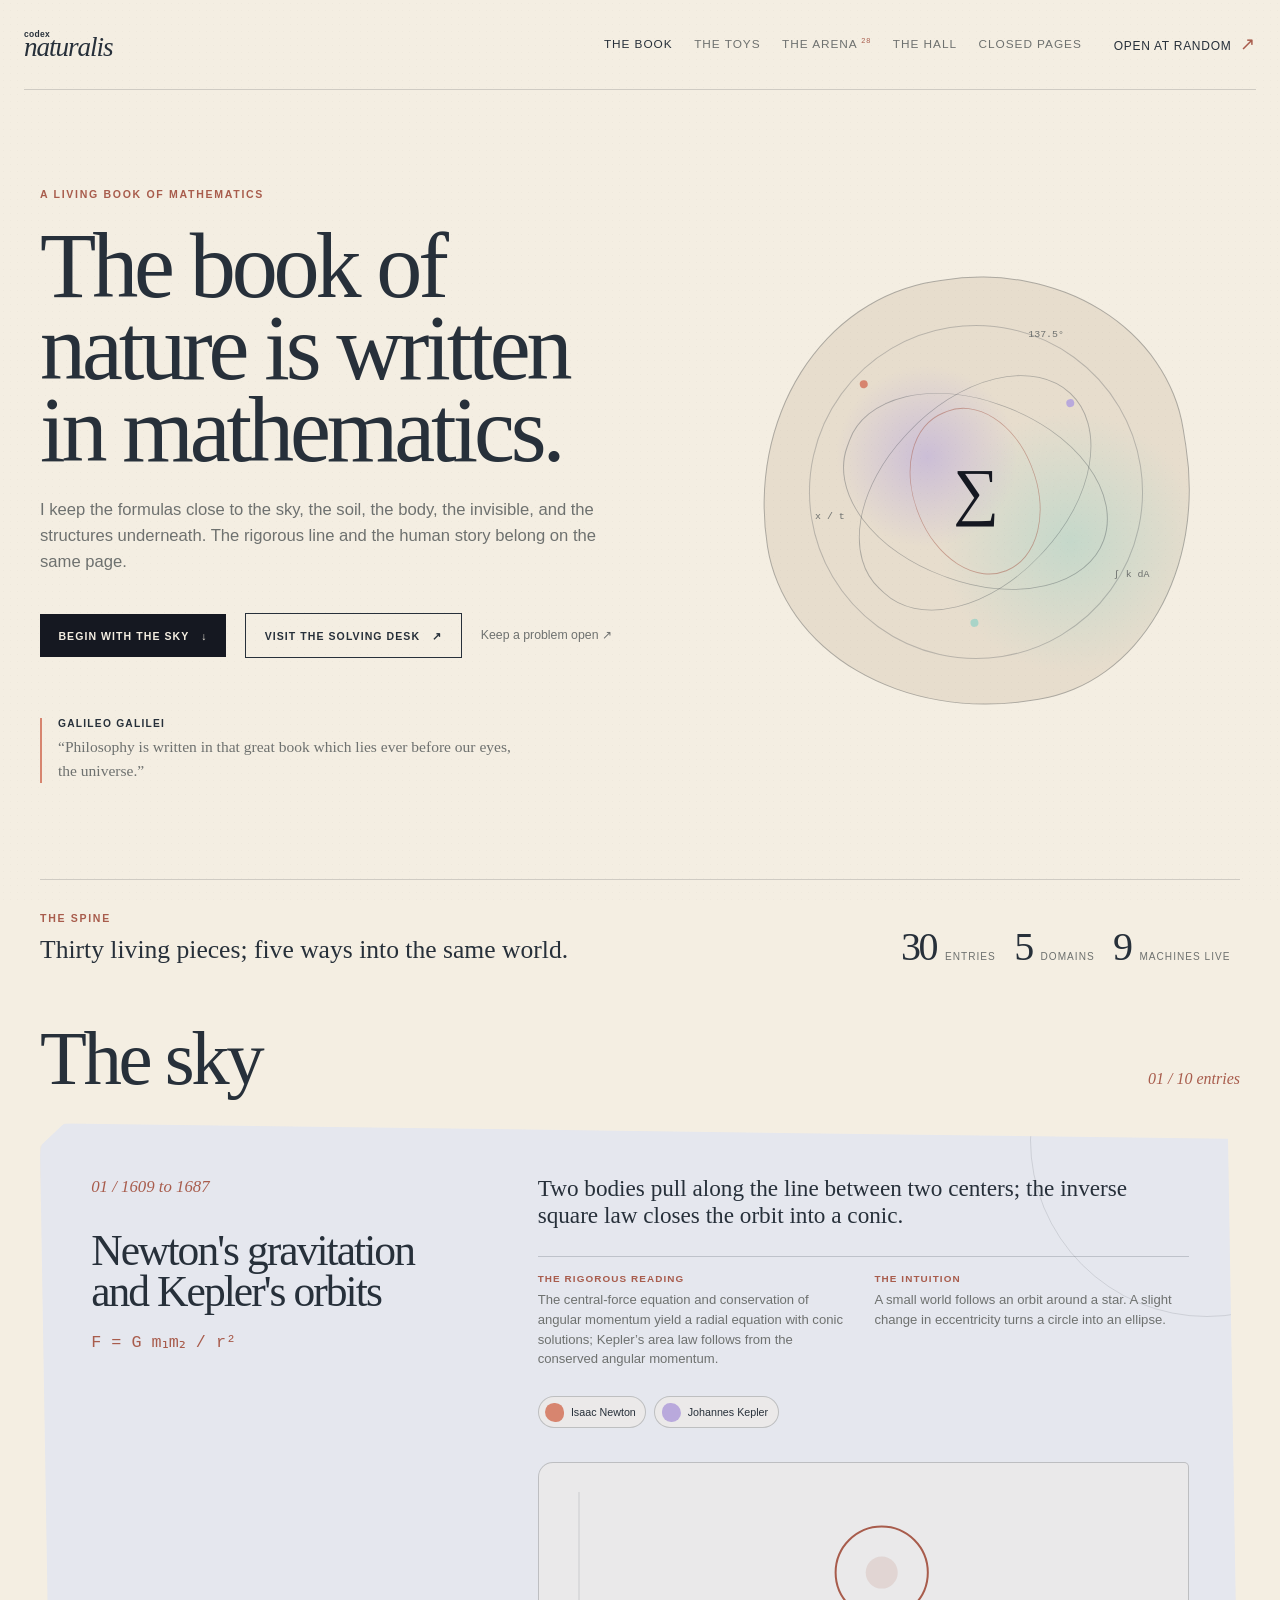
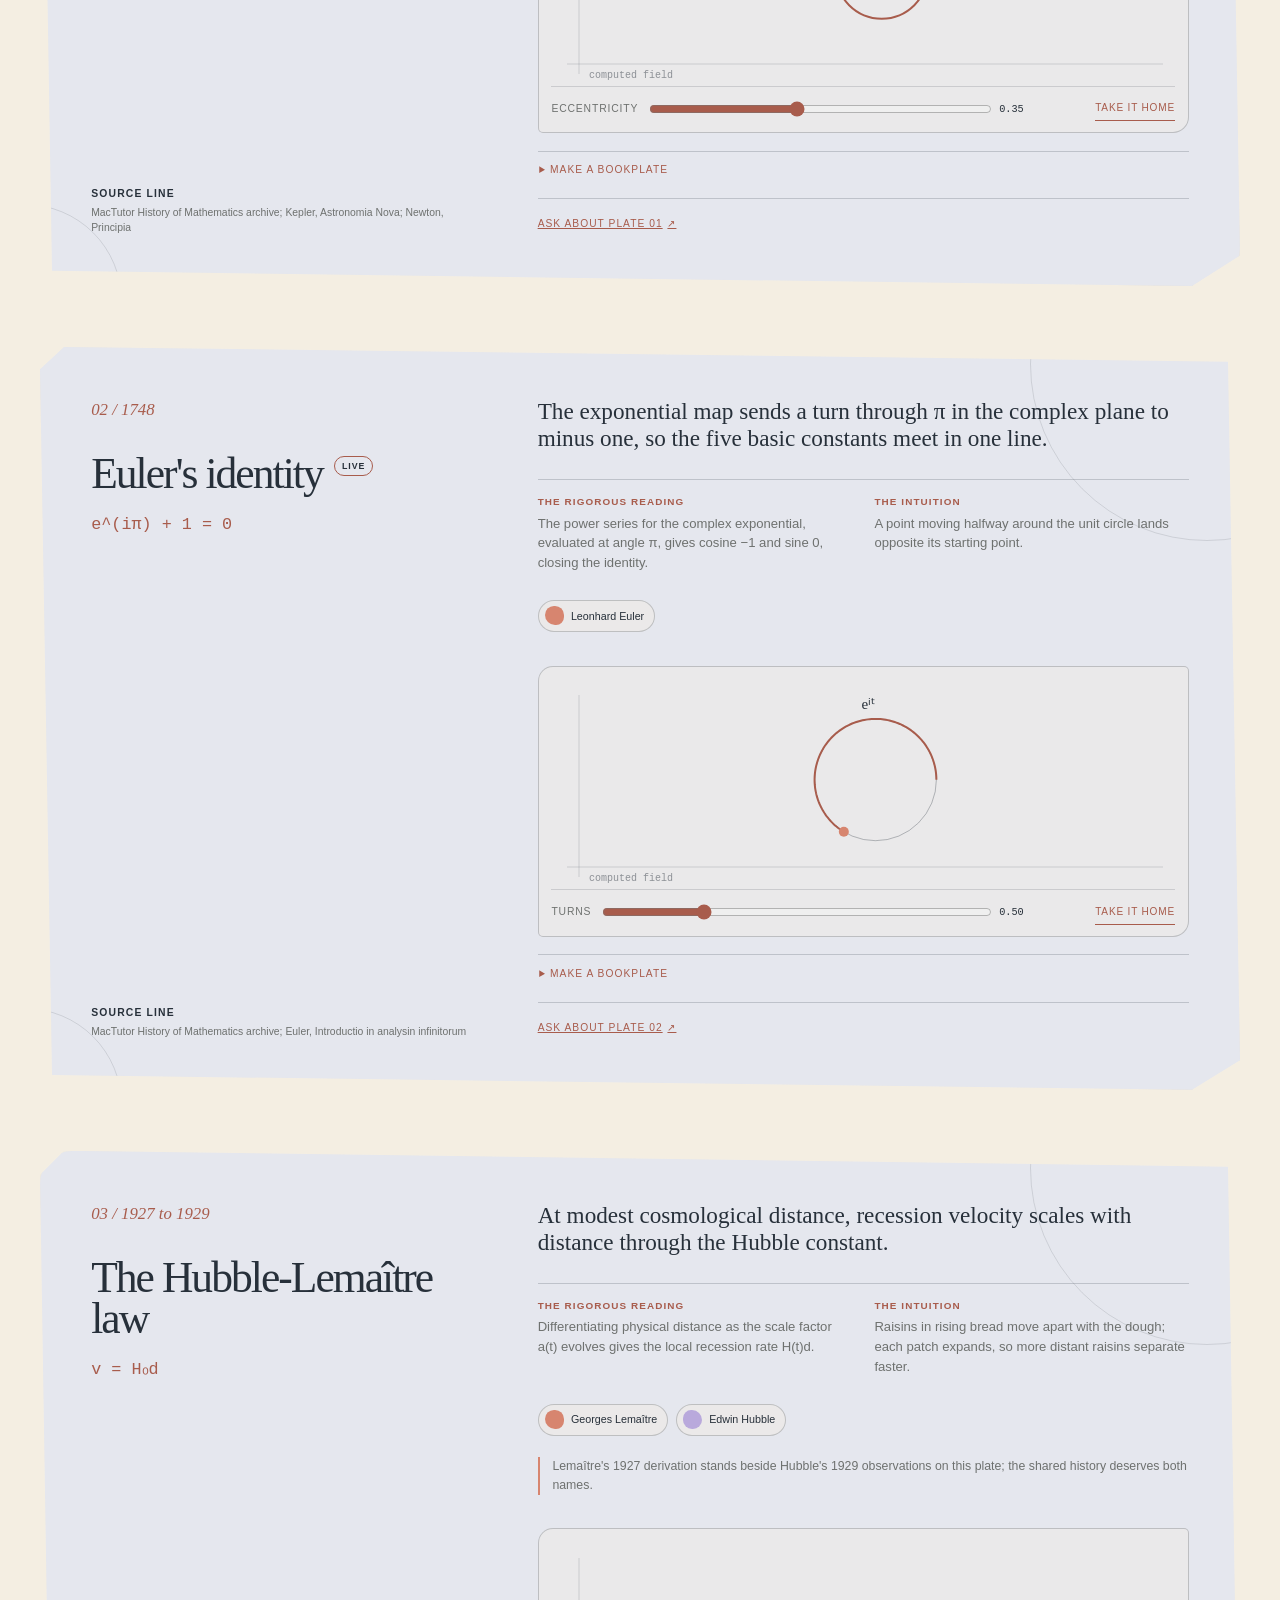
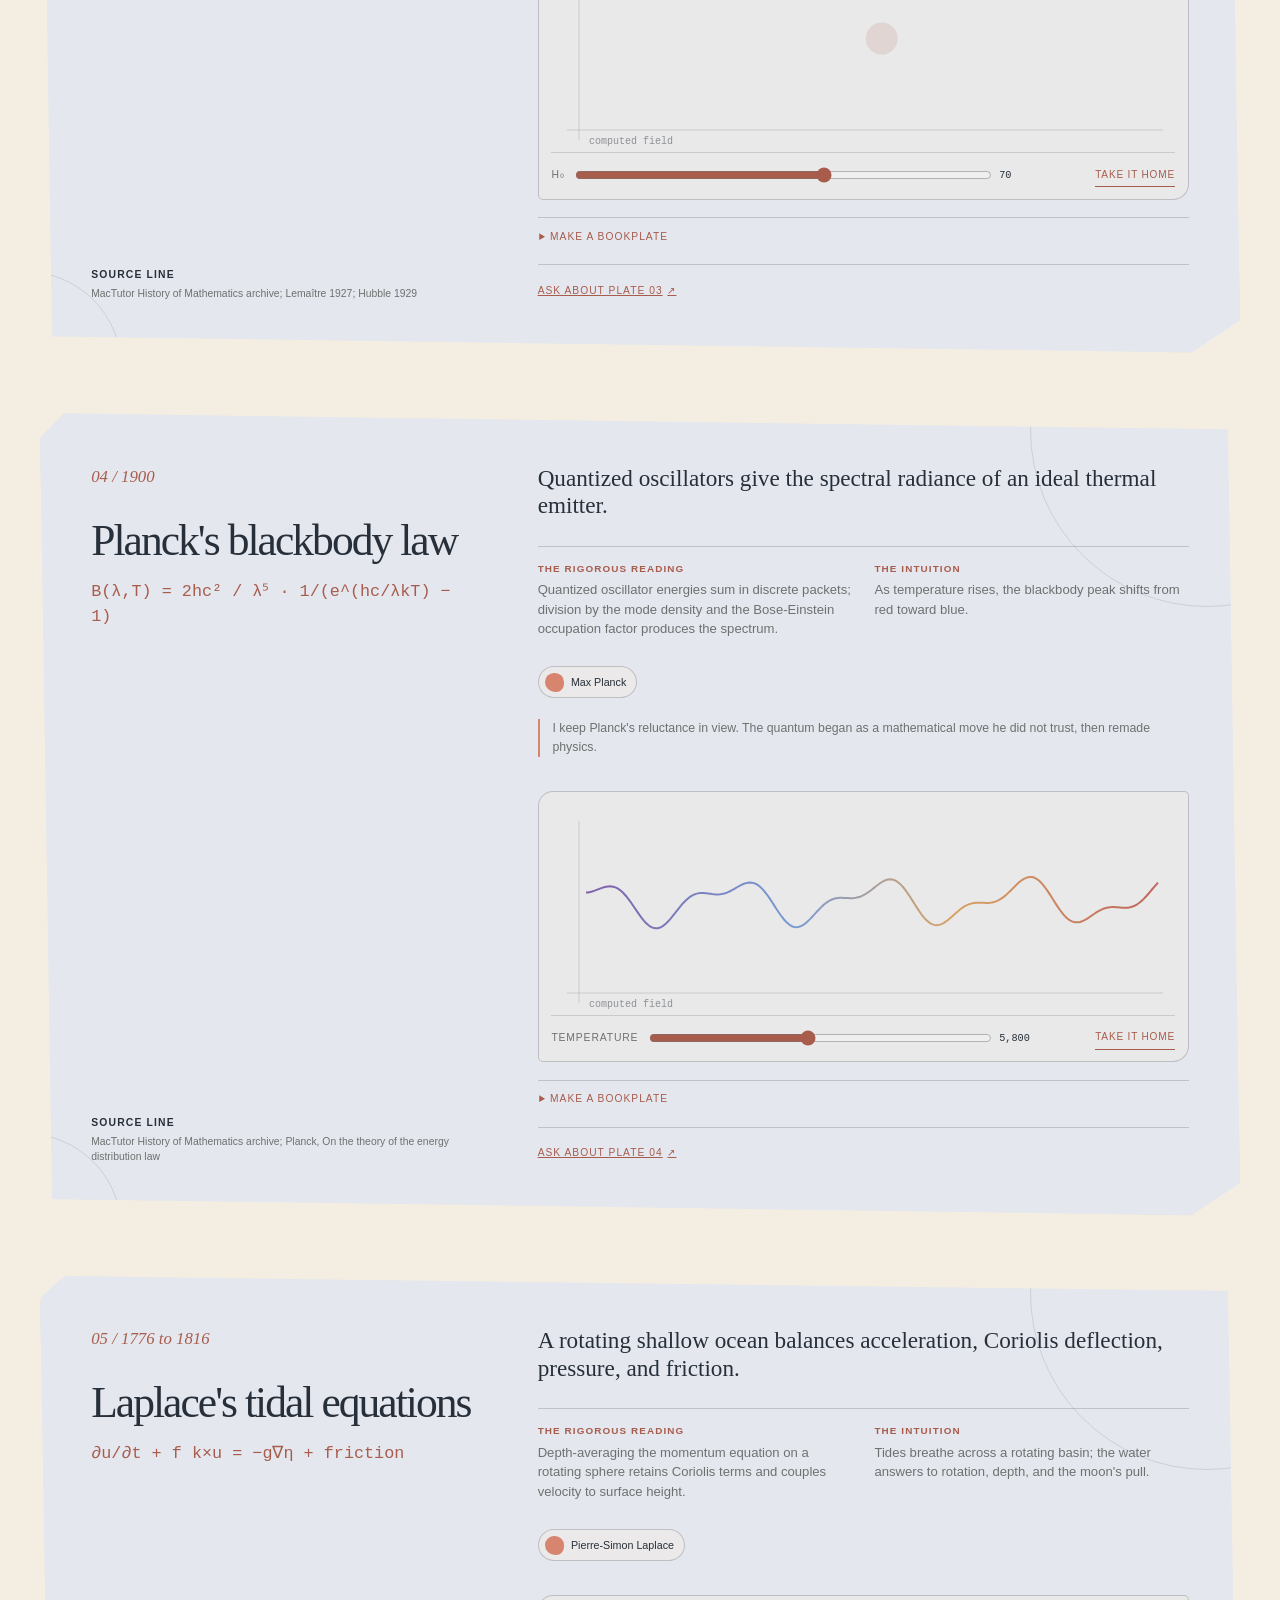
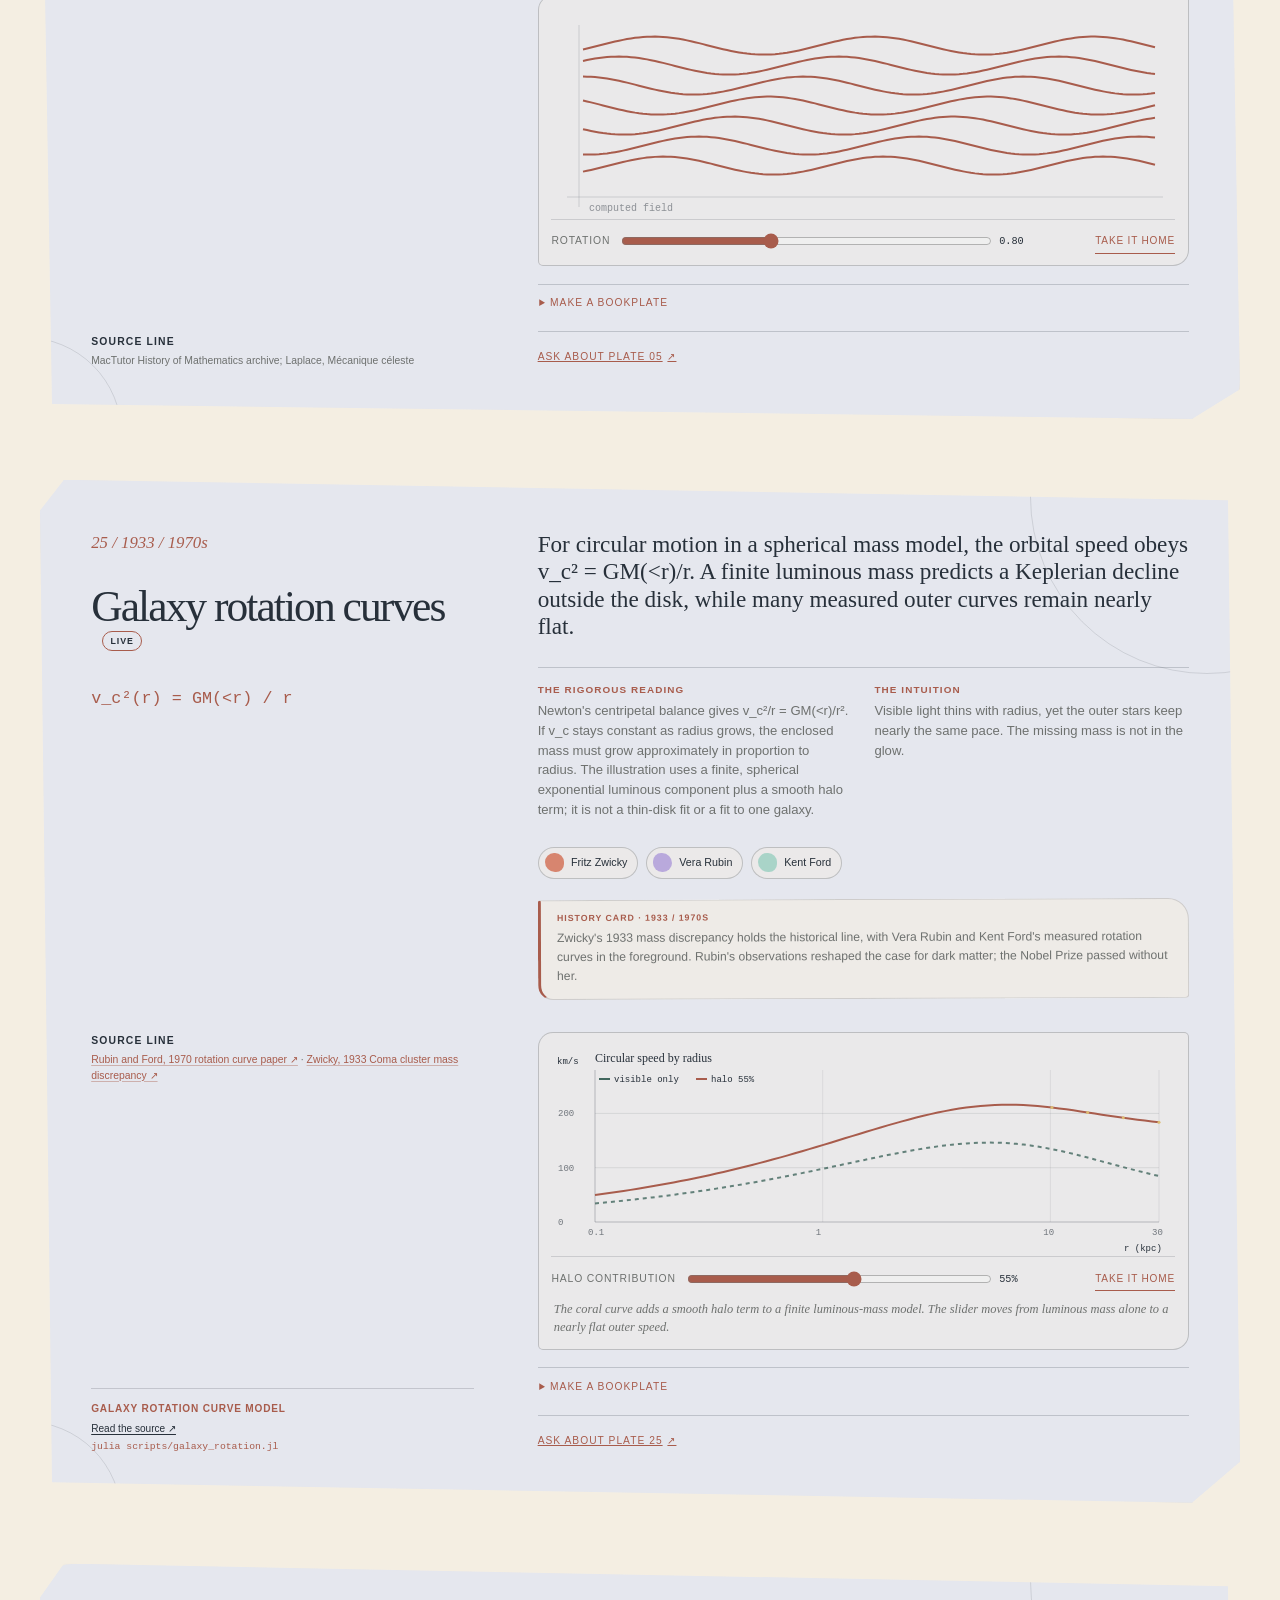
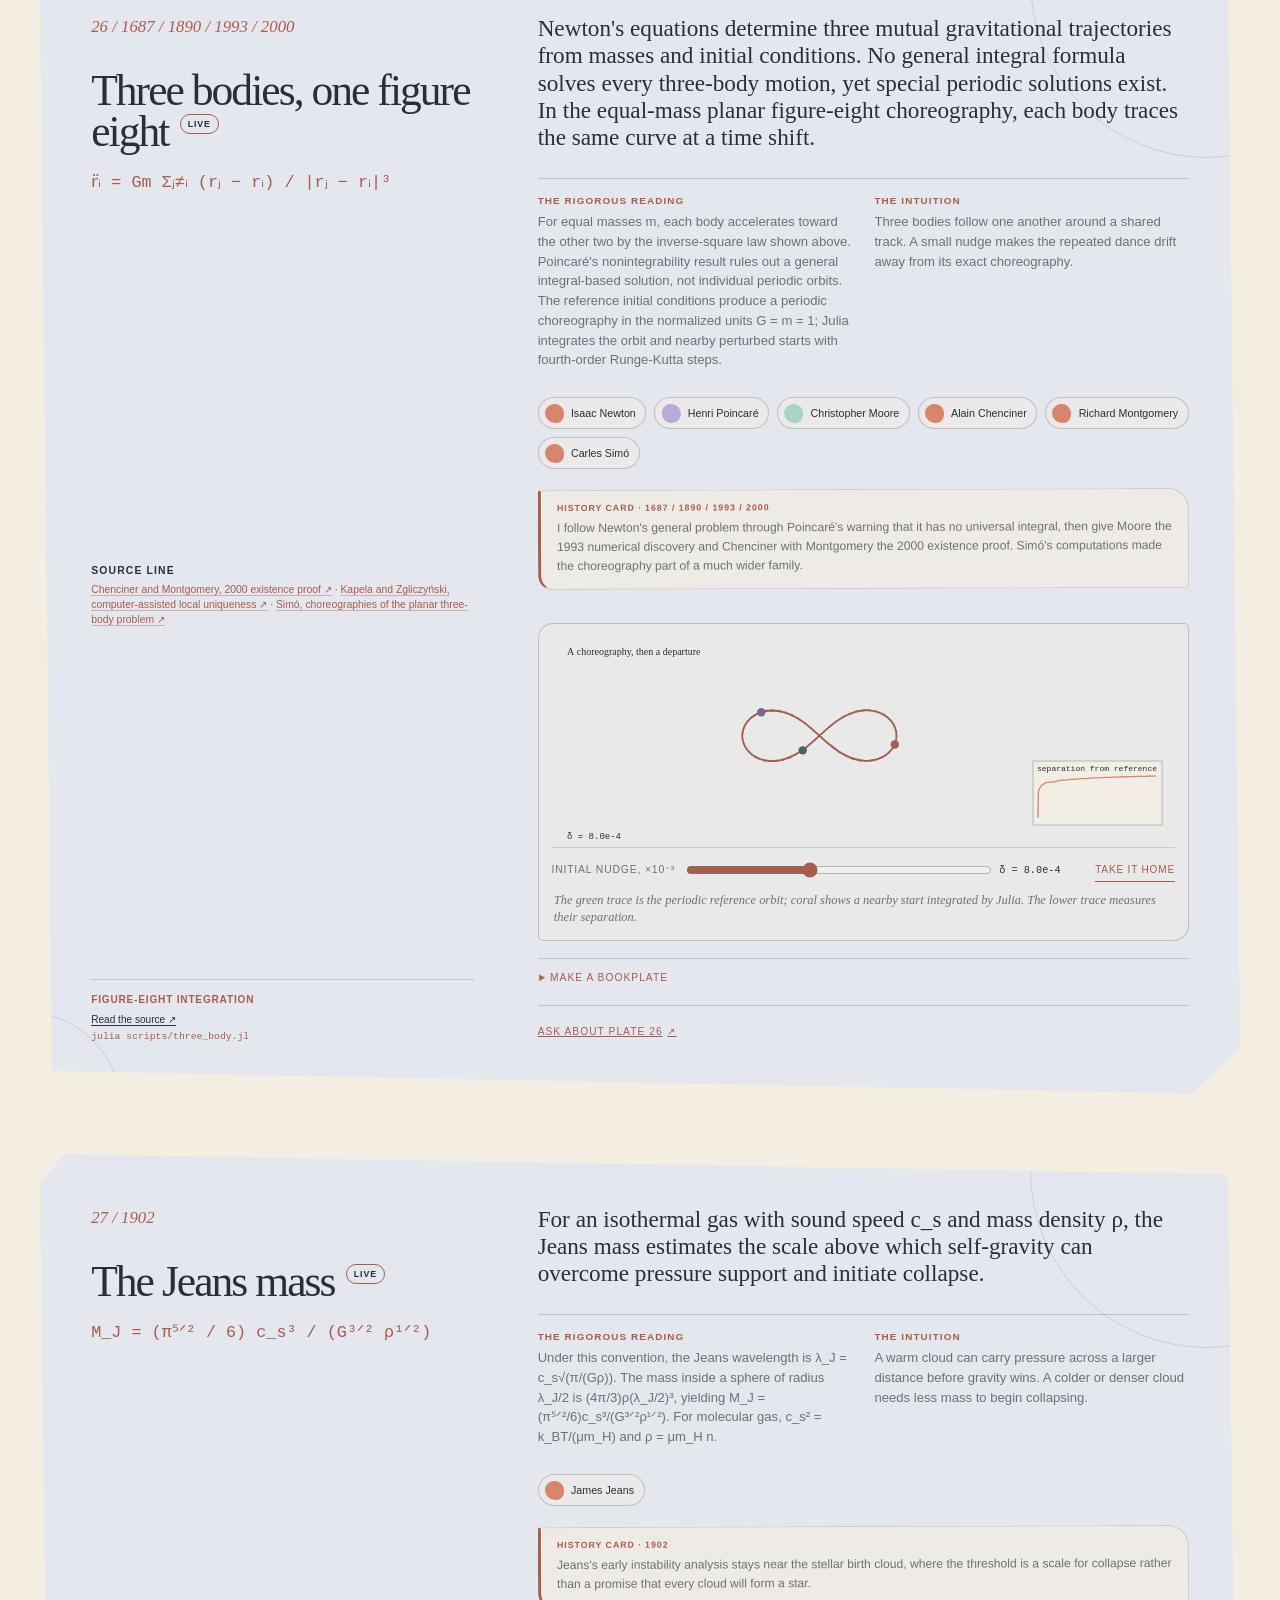
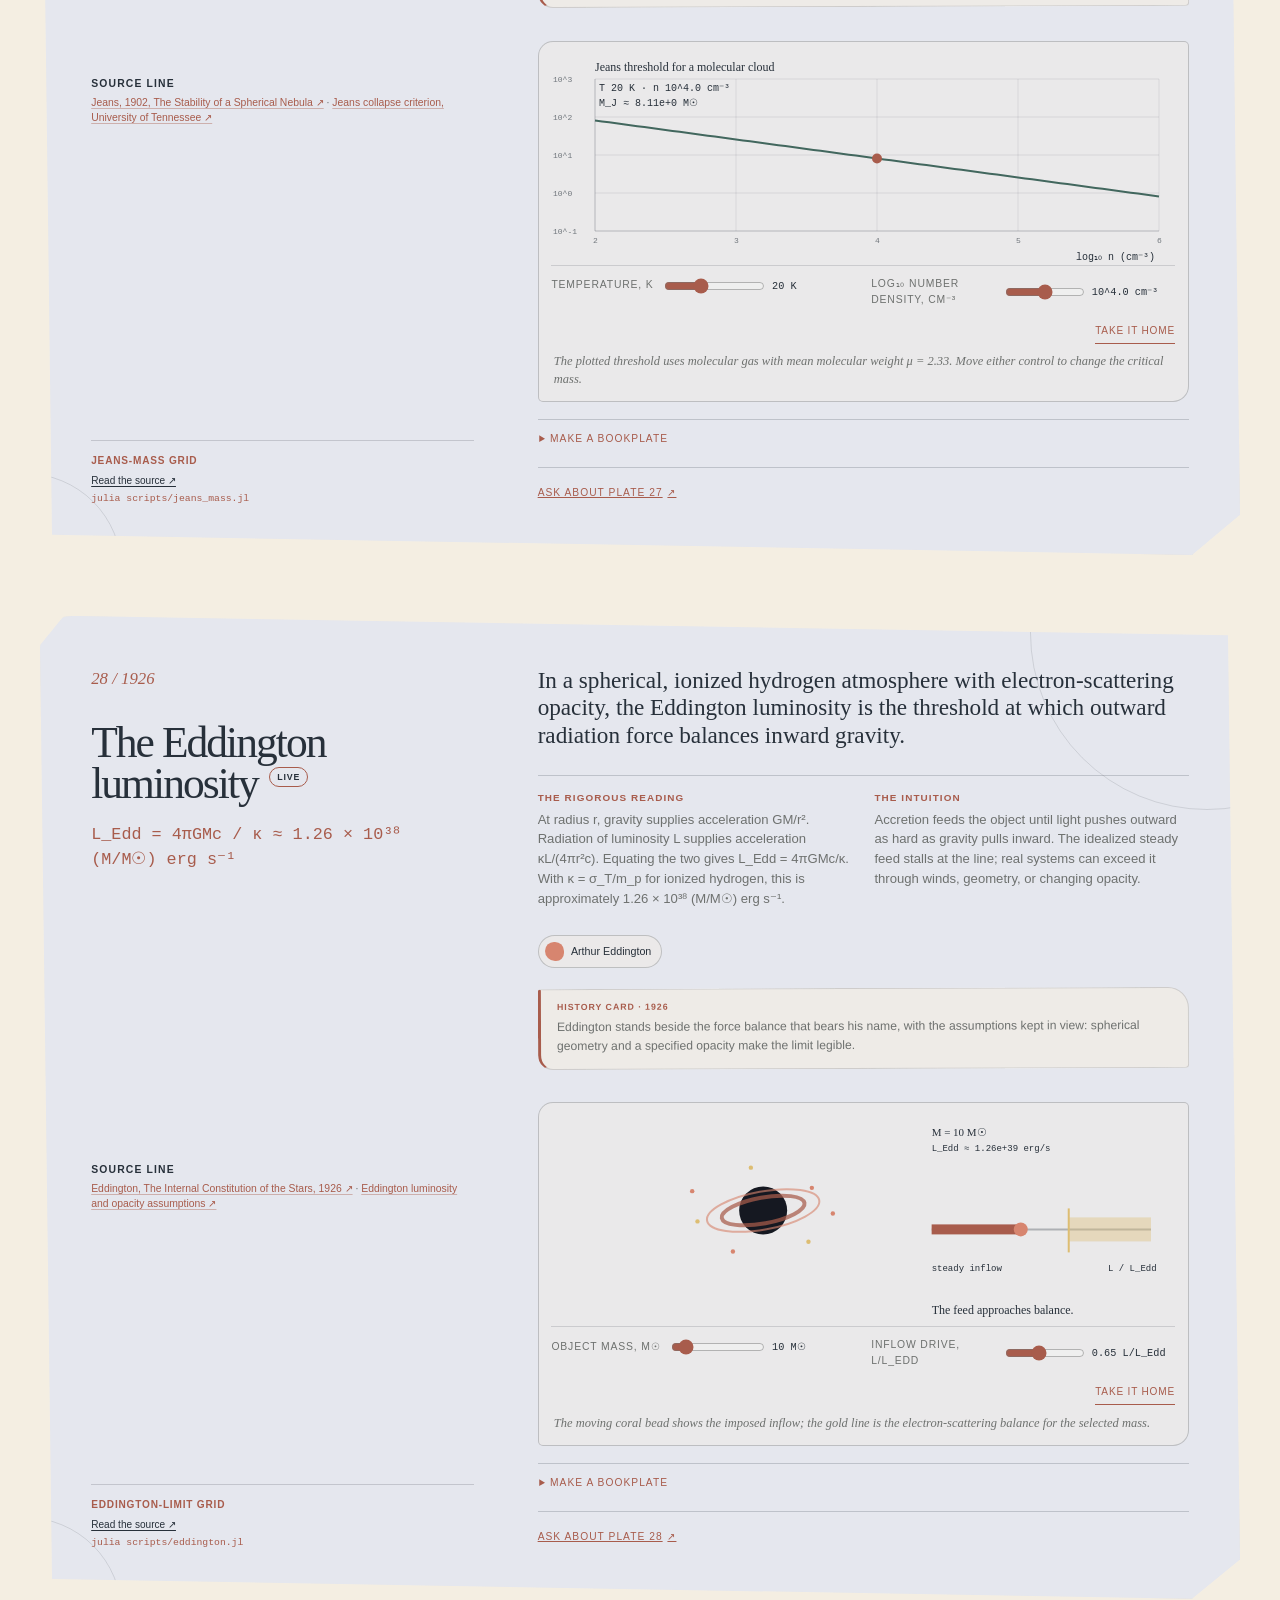
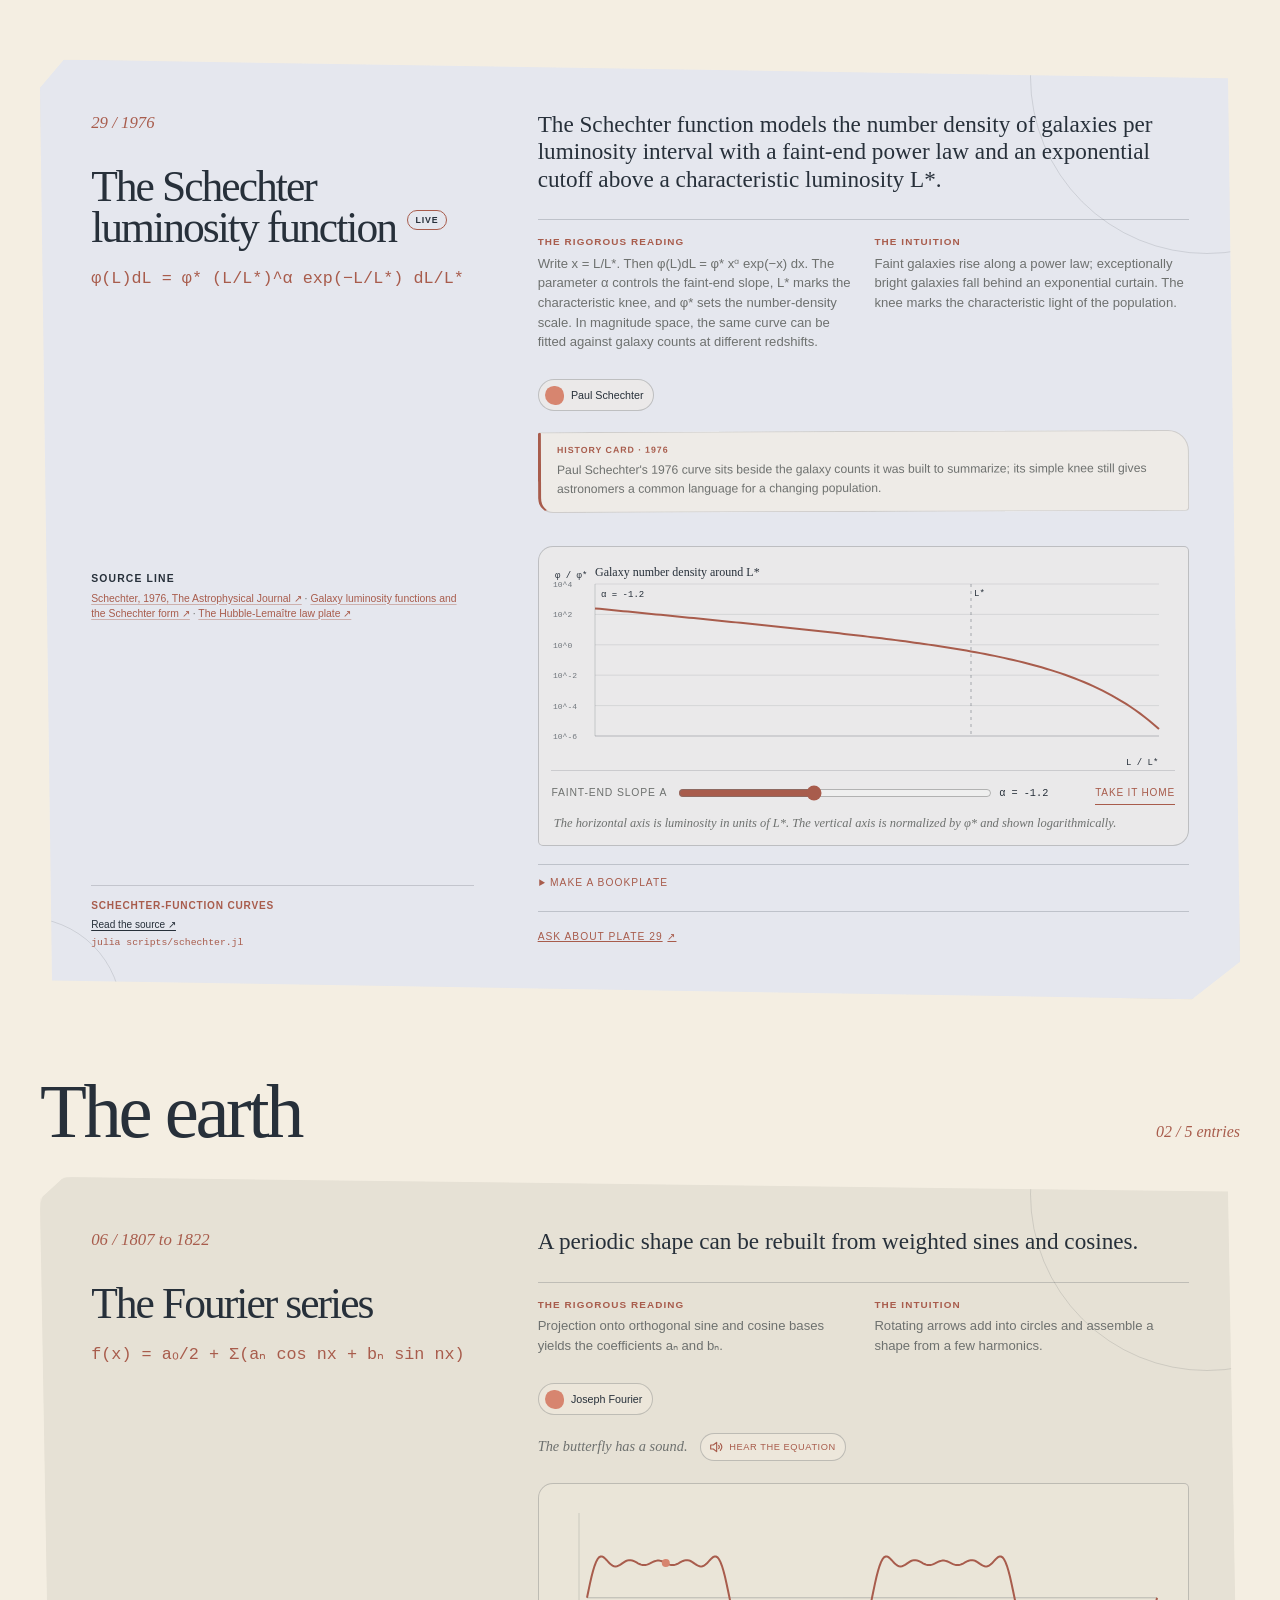
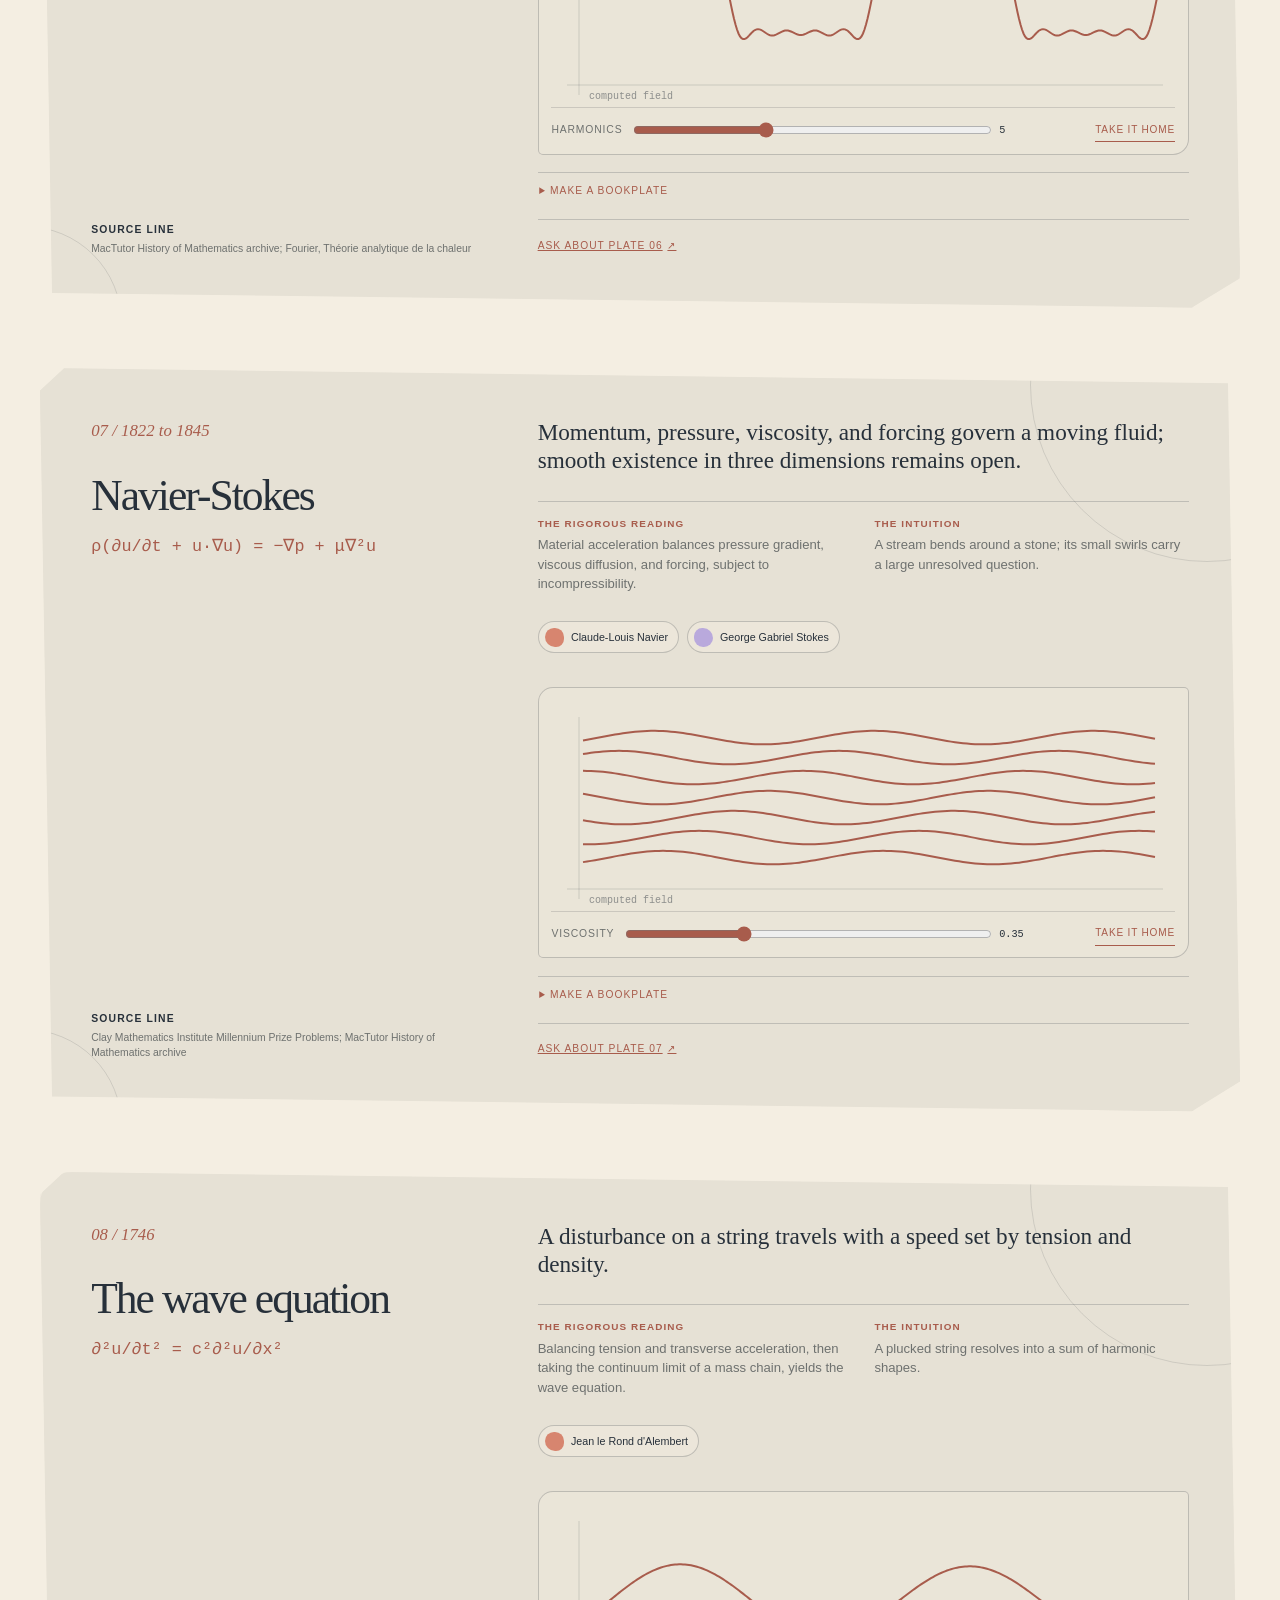
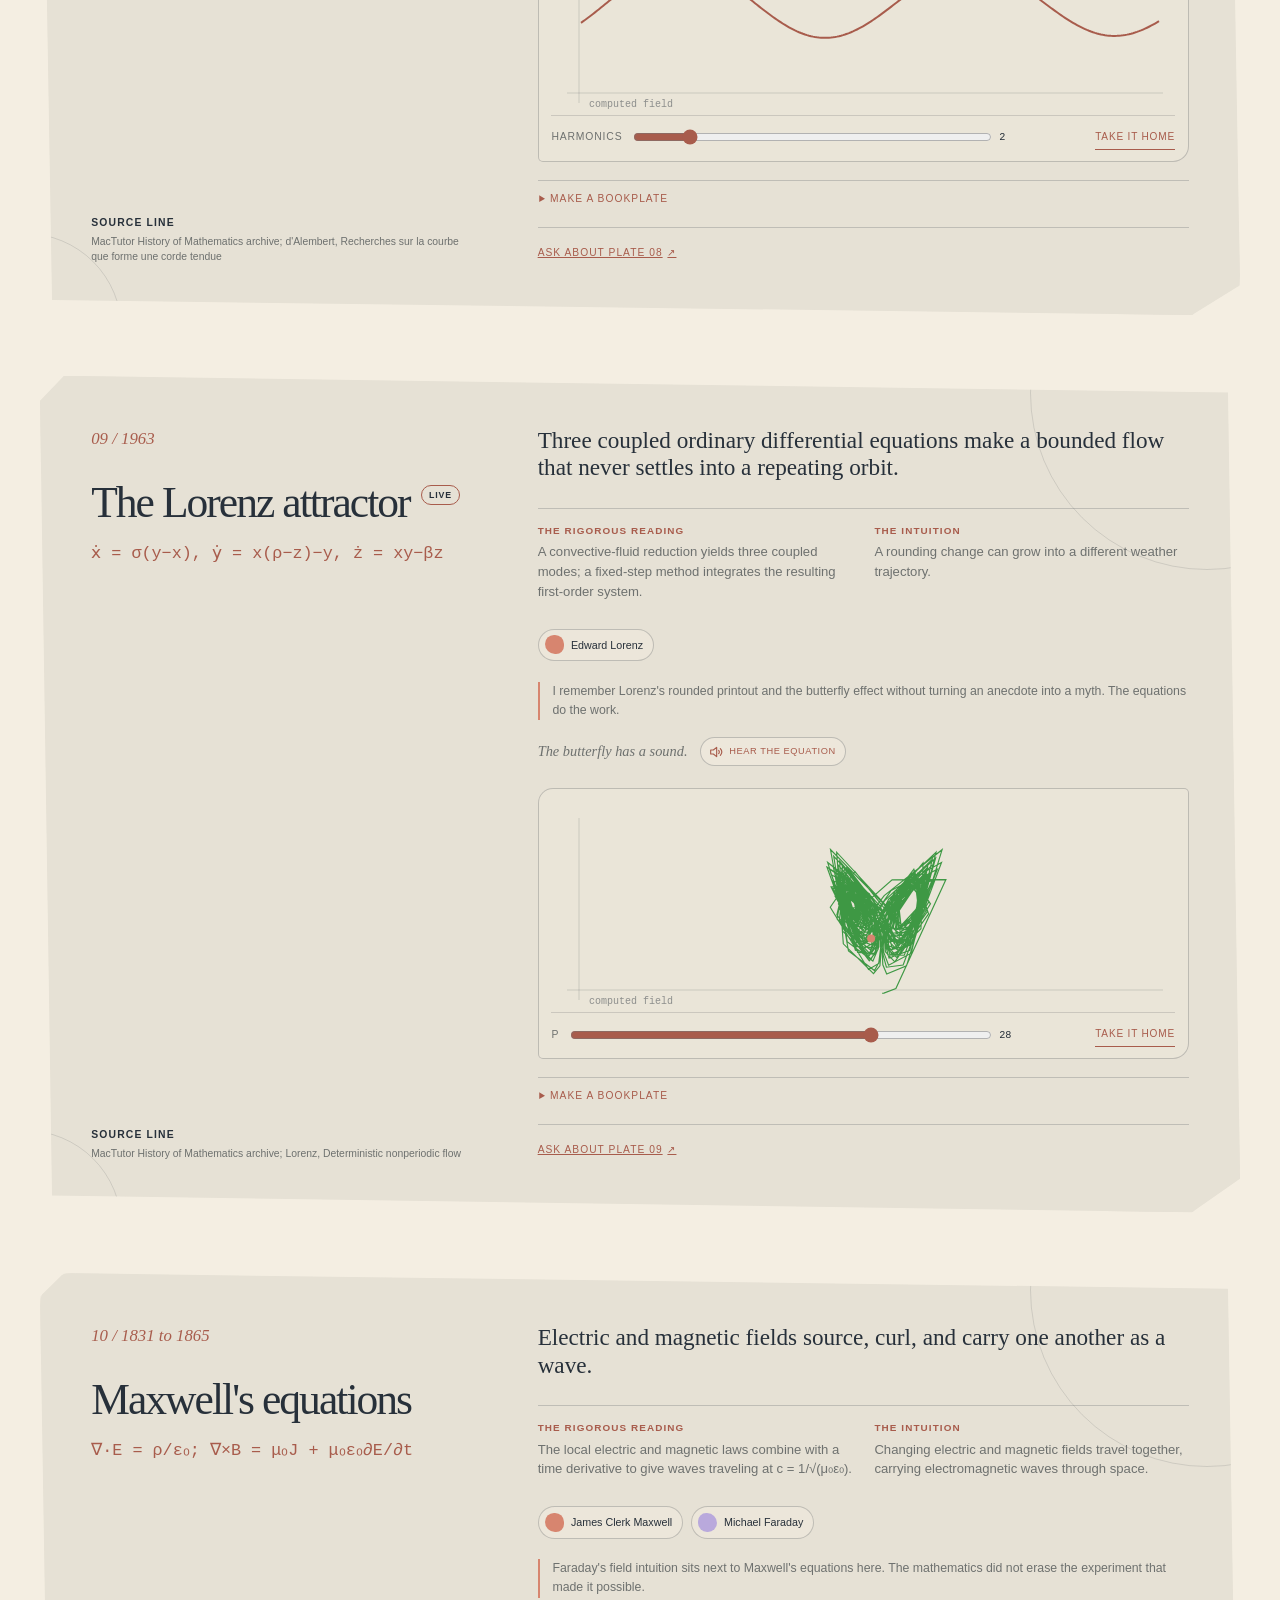
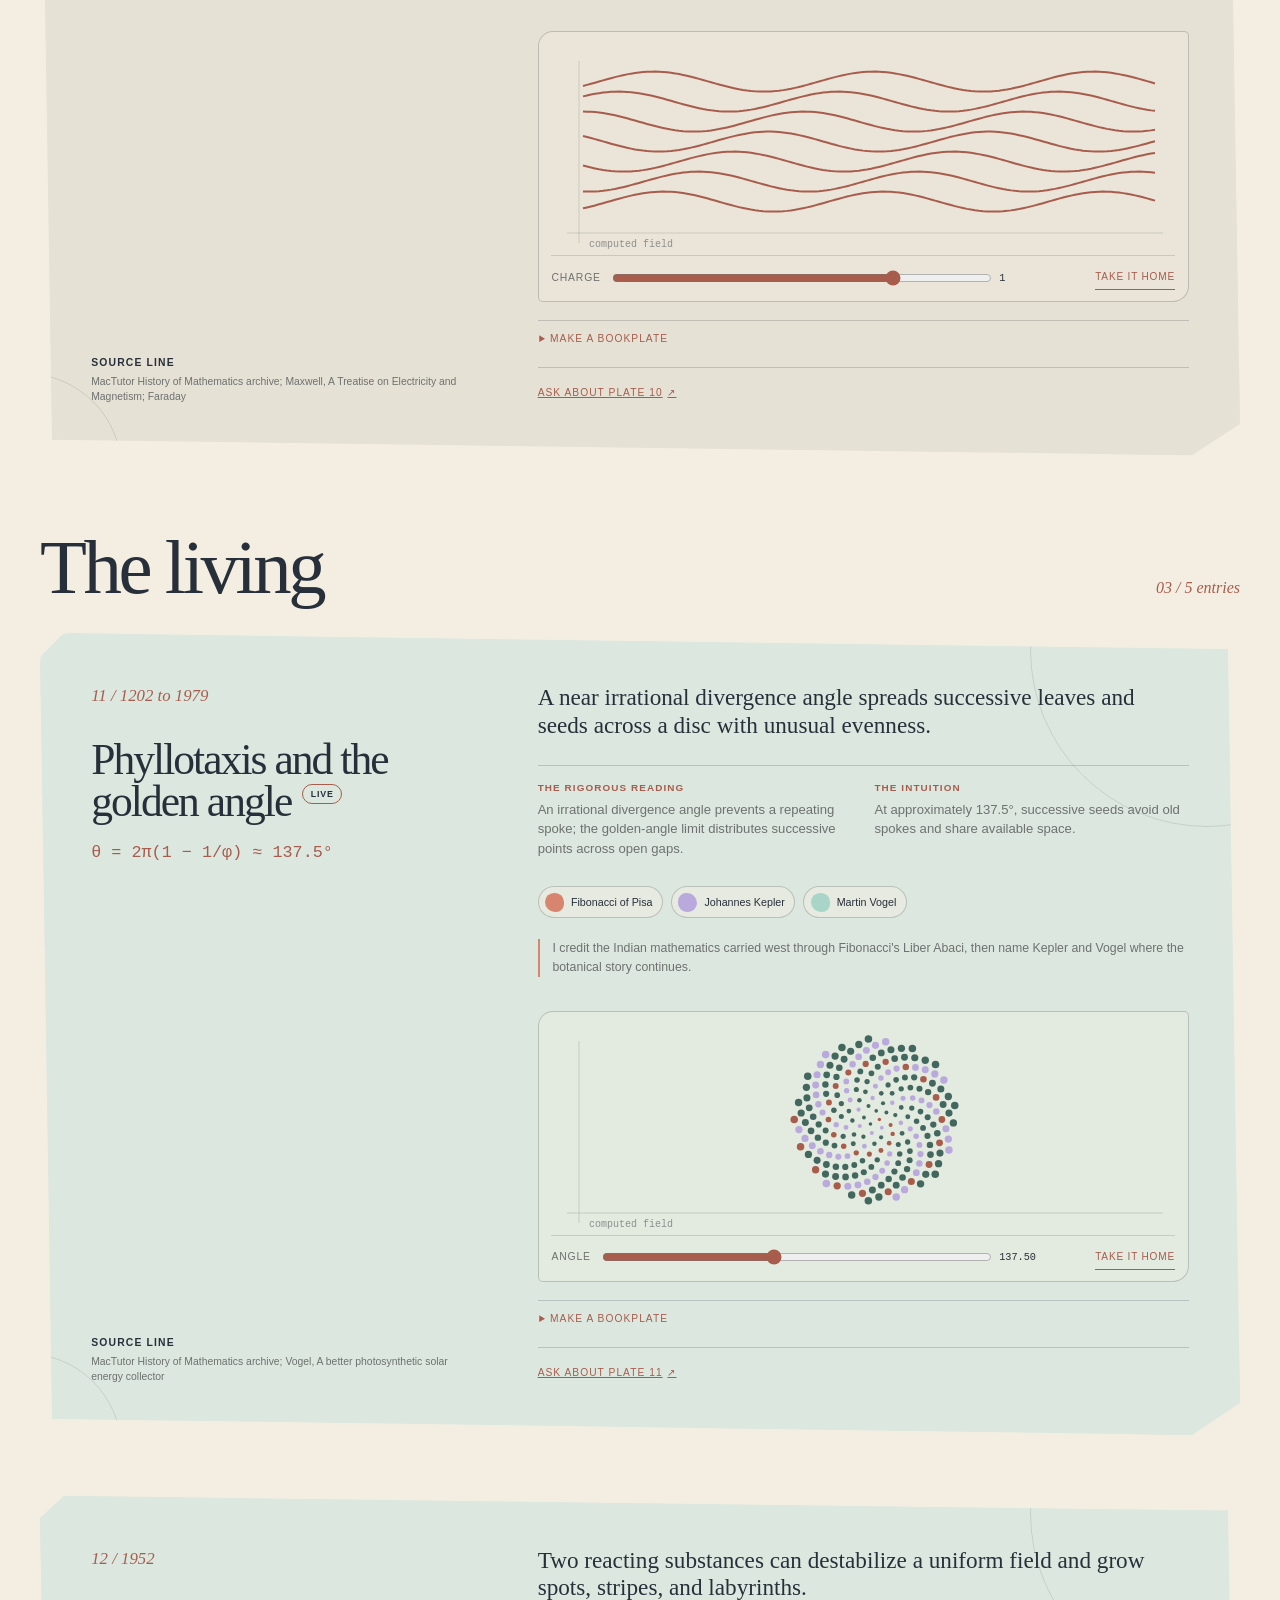
<file: site/index.html>
<!doctype html>
<html lang="en">
<head>
  <meta charset="utf-8">
  <meta name="viewport" content="width=device-width, initial-scale=1">
  <meta name="theme-color" content="#151821">
  <script>
    const phoneDesktopMode = navigator.userAgentData?.mobile
      || /Android.+Mobile|iPhone|iPod|Windows Phone/i.test(navigator.userAgent)
      || (window.matchMedia("(pointer: coarse)").matches && Math.min(screen.width, screen.height) <= 600);
    if (phoneDesktopMode) document.querySelector('meta[name="viewport"]').setAttribute("content", "width=1200");
  </script>
  <meta name="description" content="Codex Naturalis; a living book of the mathematics that shapes the world.">
  <meta property="og:type" content="website">
  <meta property="og:site_name" content="Codex Naturalis">
  <meta property="og:title" content="Codex Naturalis; the book of nature">
  <meta property="og:description" content="Codex Naturalis; a living book of the mathematics that shapes the world.">
  <meta property="og:url" content="https://naturaliis.vercel.app/">
  <meta property="og:image" content="https://naturaliis.vercel.app/assets/og.png">
  <meta property="og:image:width" content="1200">
  <meta property="og:image:height" content="630">
  <meta name="twitter:card" content="summary_large_image">
  <meta name="twitter:site" content="@mastech4u">
  <meta name="twitter:title" content="Codex Naturalis; the book of nature">
  <meta name="twitter:description" content="Codex Naturalis; a living book of the mathematics that shapes the world.">
  <meta name="twitter:image" content="https://naturaliis.vercel.app/assets/og.png">
  <title>Codex Naturalis; the book of nature</title>
  <link rel="icon" type="image/svg+xml" href="assets/favicon.svg">
  <link rel="stylesheet" href="assets/styles.css">
  <script src="assets/app.js" defer></script>
</head>
<body data-page="book">
  <a class="skip-link" href="#book">Skip to the book</a>
  <header class="site-header">
    <a class="wordmark" href="index.html" aria-label="Codex Naturalis home"><span>codex</span><i>naturalis</i></a>
    <nav class="site-nav" aria-label="Main navigation">
      <a class="active" href="index.html">The book</a>
      <a href="toys.html">The toys</a>
      <a href="problems.html">The arena <sup>28</sup></a>
      <a href="humans.html">The hall</a>
      <a href="solved.html">Closed pages</a>
    </nav>
    <button class="random-button" id="random-entry" type="button">Open at random <span aria-hidden="true">↗</span></button>
  </header>

  <main id="book">
    <section class="hero page-width" aria-labelledby="hero-title">
      <div class="hero-copy">
        <p class="eyebrow">A living book of mathematics</p>
        <h1 id="hero-title">The book of nature is written in mathematics.</h1>
        <p class="hero-intro">I keep the formulas close to the sky, the soil, the body, the invisible, and the structures underneath. The rigorous line and the human story belong on the same page.</p>
        <div class="hero-actions">
          <a class="button button-fill" href="#sky">Begin with the sky <span aria-hidden="true">↓</span></a>
          <a class="button button-line" href="solve.html">Visit the solving desk <span aria-hidden="true">↗</span></a>
          <a class="quiet-link" href="problems.html">Keep a problem open <span aria-hidden="true">↗</span></a>
        </div>
        <p class="galileo"><span>Galileo Galilei</span> <q>Philosophy is written in that great book which lies ever before our eyes, the universe.</q></p>
      </div>
      <div class="hero-instrument" aria-hidden="true">
        <div class="instrument-ring ring-one"></div>
        <div class="instrument-ring ring-two"></div>
        <div class="instrument-ring ring-three"></div>
        <span class="instrument-point point-one"></span><span class="instrument-point point-two"></span><span class="instrument-point point-three"></span>
        <span class="instrument-label label-a">x / t</span><span class="instrument-label label-b">∫ k dA</span><span class="instrument-label label-c">137.5°</span>
        <div class="instrument-center">∑</div>
      </div>
    </section>

    <section class="book-intro page-width" aria-label="Book index">
      <div><span class="section-kicker">The spine</span><p>Thirty living pieces; five ways into the same world.</p></div>
      <div class="index-stats"><strong>30</strong><span>entries</span><strong>5</strong><span>domains</span><strong>9</strong><span>machines live</span></div>
    </section>

    <div id="entries" class="entries page-width" aria-live="polite"></div>

    <section class="margin page-width" id="margin" aria-labelledby="margin-title">
      <div class="margin-mark">∴</div>
      <div>
        <p class="eyebrow">The margin</p>
        <h2 id="margin-title">This margin is no longer too small.</h2>
        <p>I leave room for an alternative proof, a careful correction, a connection I missed, or a short note that makes an entry breathe. Each note arrives as a pull request, keeps its author's name and date, and gets a quiet editorial check.</p>
        <div class="margin-actions">
          <a class="button button-line" href="https://github.com/Mascottz/Codex-Naturalis/issues/new">Leave a note <span aria-hidden="true">↗</span></a>
          <a class="button button-line" href="https://github.com/Mascottz/Codex-Naturalis/discussions/new?category=q-a">Ask a question <span aria-hidden="true">↗</span></a>
        </div>
      </div>
      <div class="margin-note"><span>Margin note 001</span><p>Mathematics is a conversation with a very long memory.</p><small>curated notes open by pull request</small></div>
    </section>

    <section class="book-ladder page-width" id="ladder" aria-labelledby="book-ladder-title">
      <div>
        <p class="eyebrow">The ladder</p>
        <h2 id="book-ladder-title">One considered step at a time.</h2>
      </div>
      <div class="book-ladder-copy">
        <p>One visualization per pull request keeps the book from becoming a formula dump.</p>
        <p>One problem or one attempt per pull request keeps the public ledger legible.</p>
        <a class="book-ladder-link" href="https://github.com/Mascottz/Codex-Naturalis/blob/main/CONTRIBUTING.md" target="_blank" rel="noreferrer">the full ladder lives with the repo ↗</a>
      </div>
    </section>

  </main>

  <footer class="site-footer page-width">
    <div><a class="wordmark" href="index.html"><span>codex</span><i>naturalis</i></a><p>The beauty of the world, with the machinery left visible.</p></div>
    <div class="footer-links"><a href="humans.html">Hall of originators</a><a href="toys.html">The toy shelf</a><a href="problems.html">Open problems</a><a href="solved.html">Closed pages</a><a href="https://github.com/Mascottz/Codex-Naturalis/discussions" target="_blank" rel="noreferrer noopener">Questions</a><a class="footer-social-link" href="https://x.com/mastech4u" target="_blank" rel="me noopener noreferrer" aria-label="X profile: @mastech4u"><svg viewBox="0 0 24 24" aria-hidden="true" focusable="false"><path d="M18.901 1.153h3.68l-8.04 9.19 9.46 12.504h-7.406l-5.8-7.584-6.636 7.584H.475l8.6-9.83L0 1.153h7.594l5.243 6.932zm-1.292 19.49h2.039L6.486 3.241H4.298z"/></svg><span>@mastech4u</span></a></div>
    <p class="footer-sources">Built from sources including the MacTutor archive at St Andrews.</p>
  </footer>
</body>
</html>
</file>
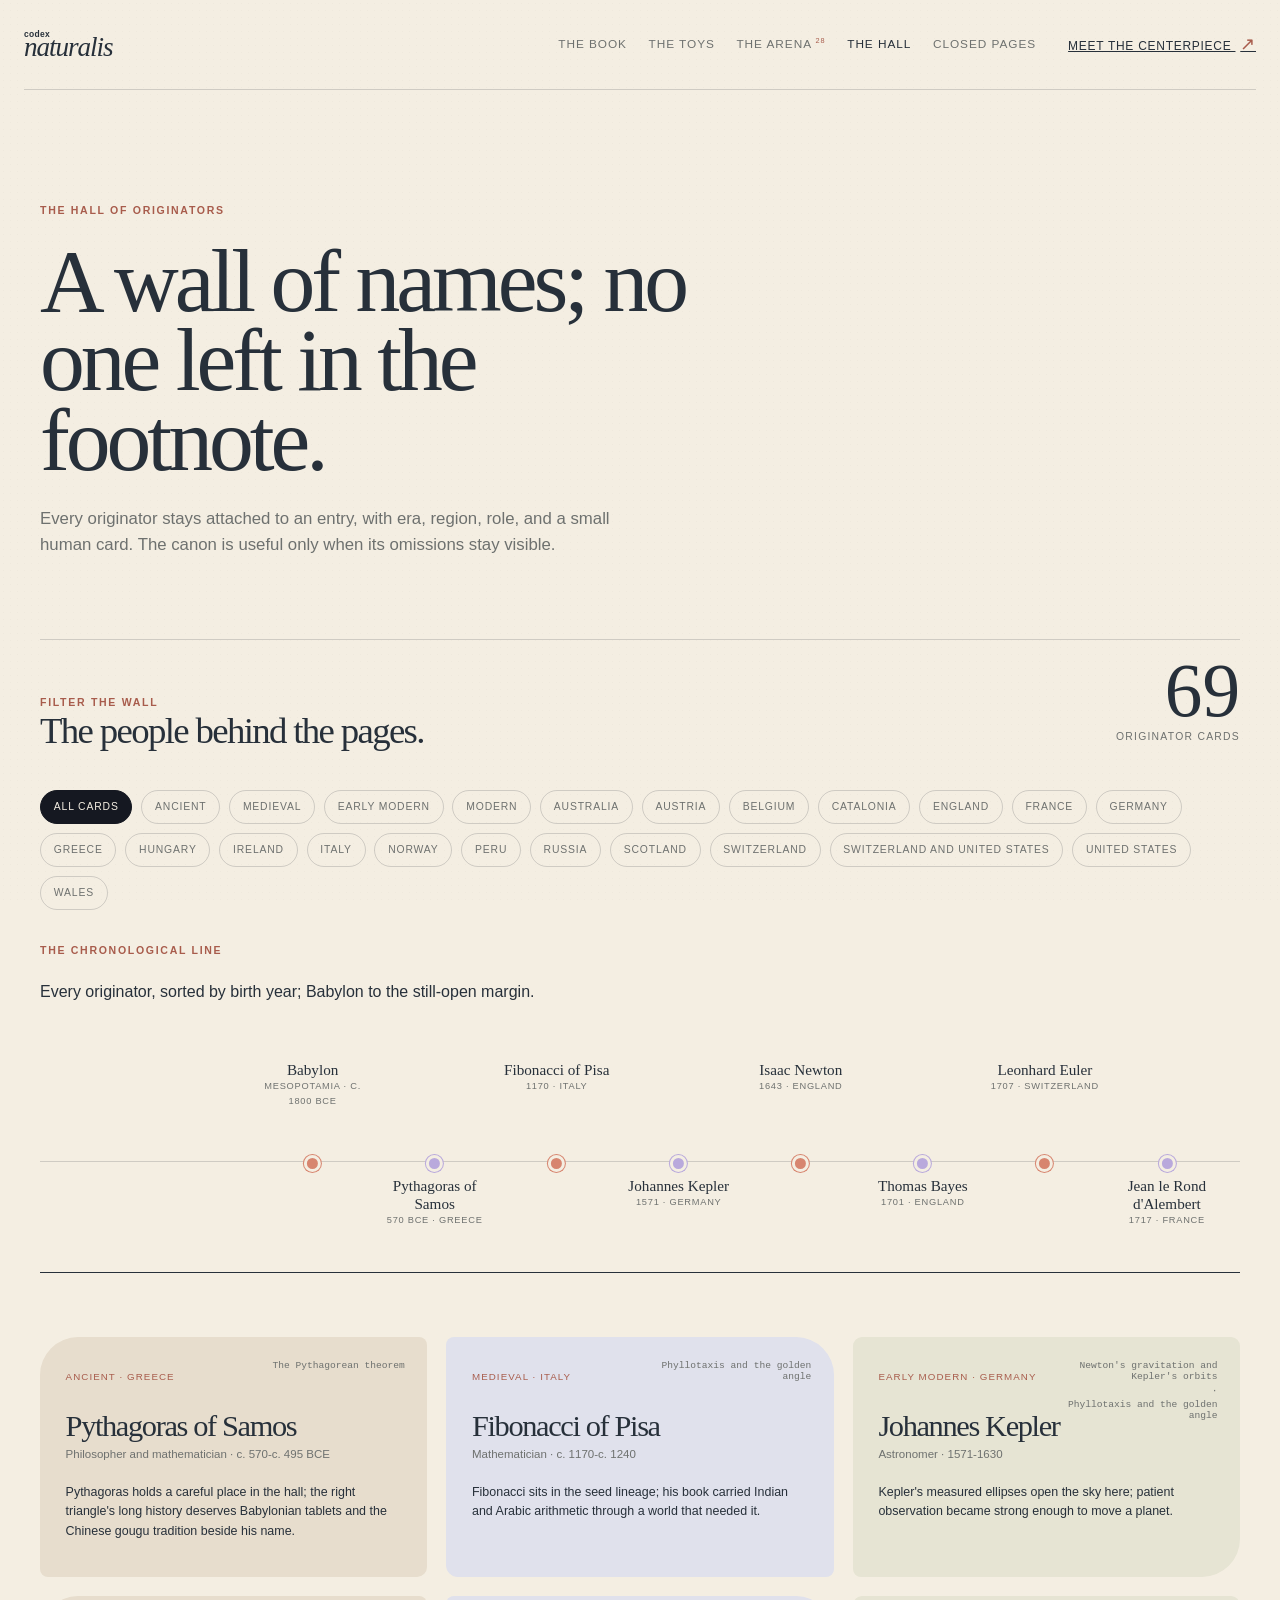
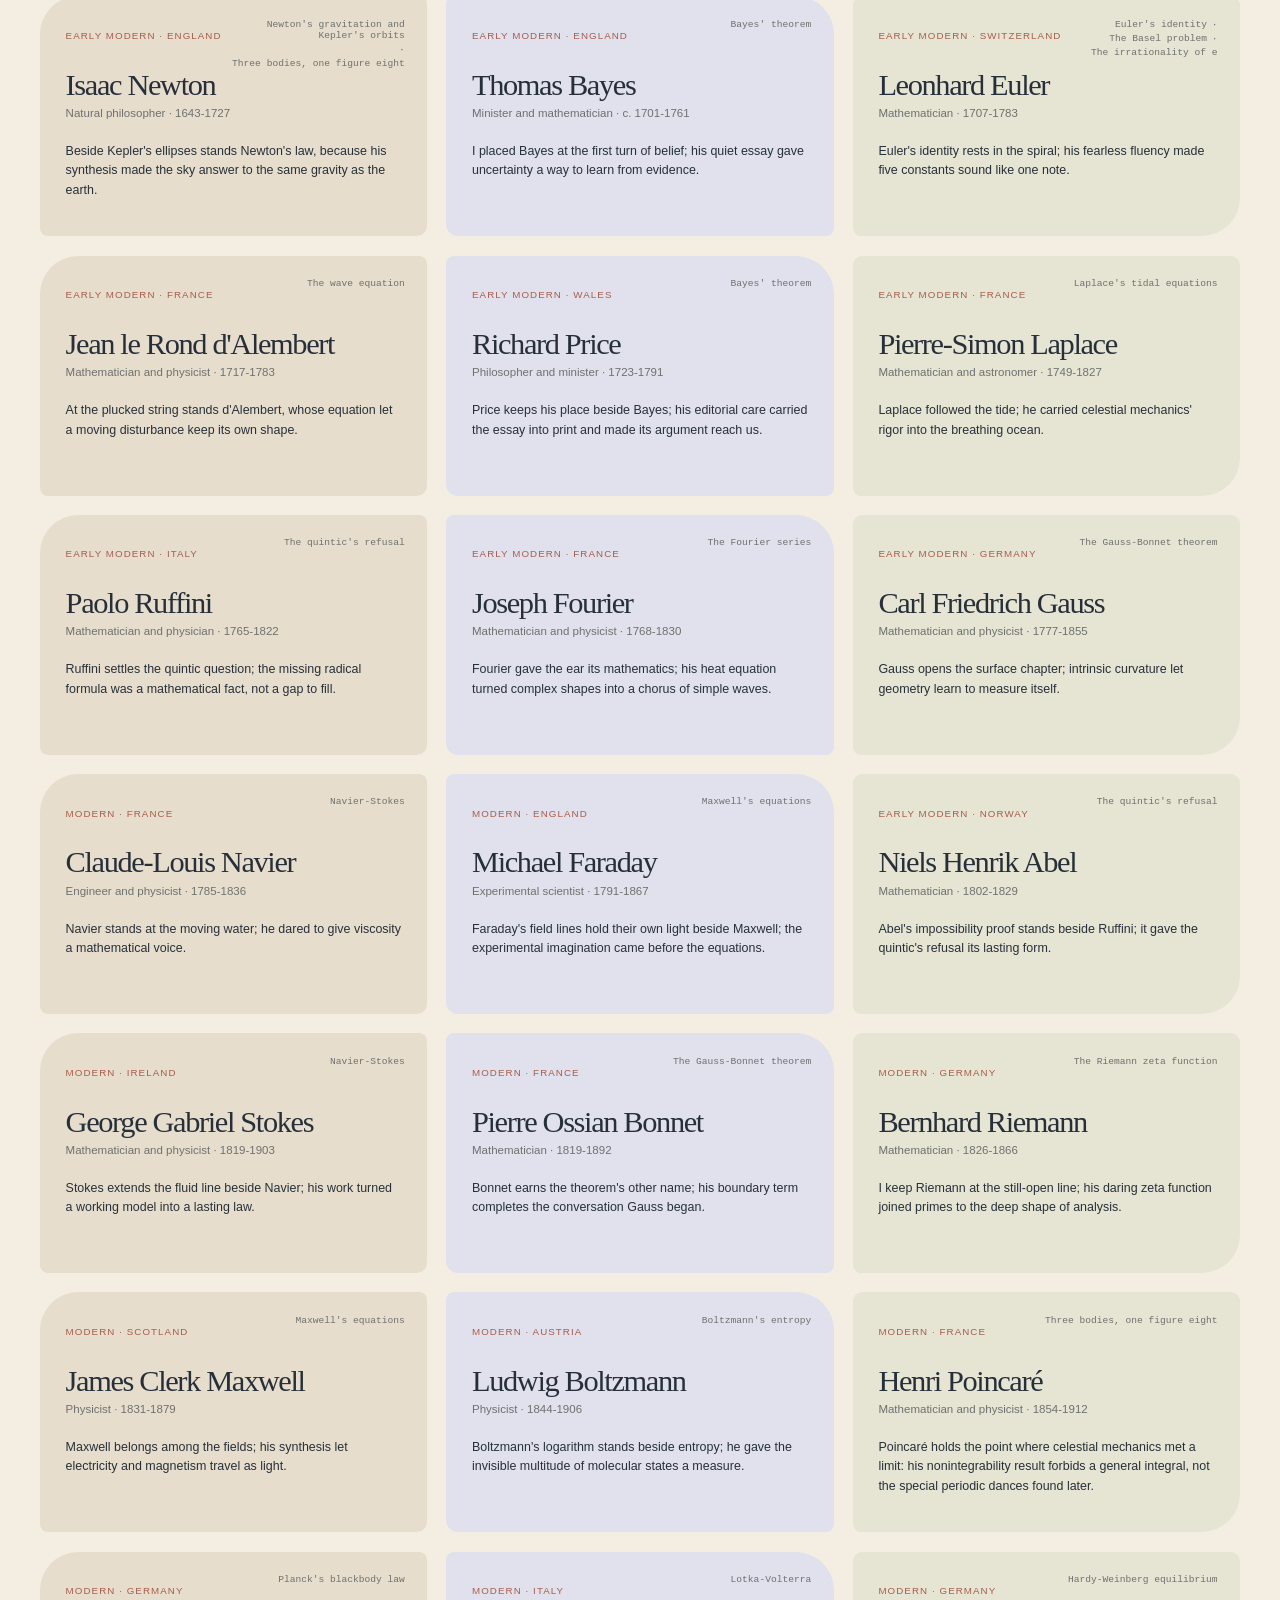
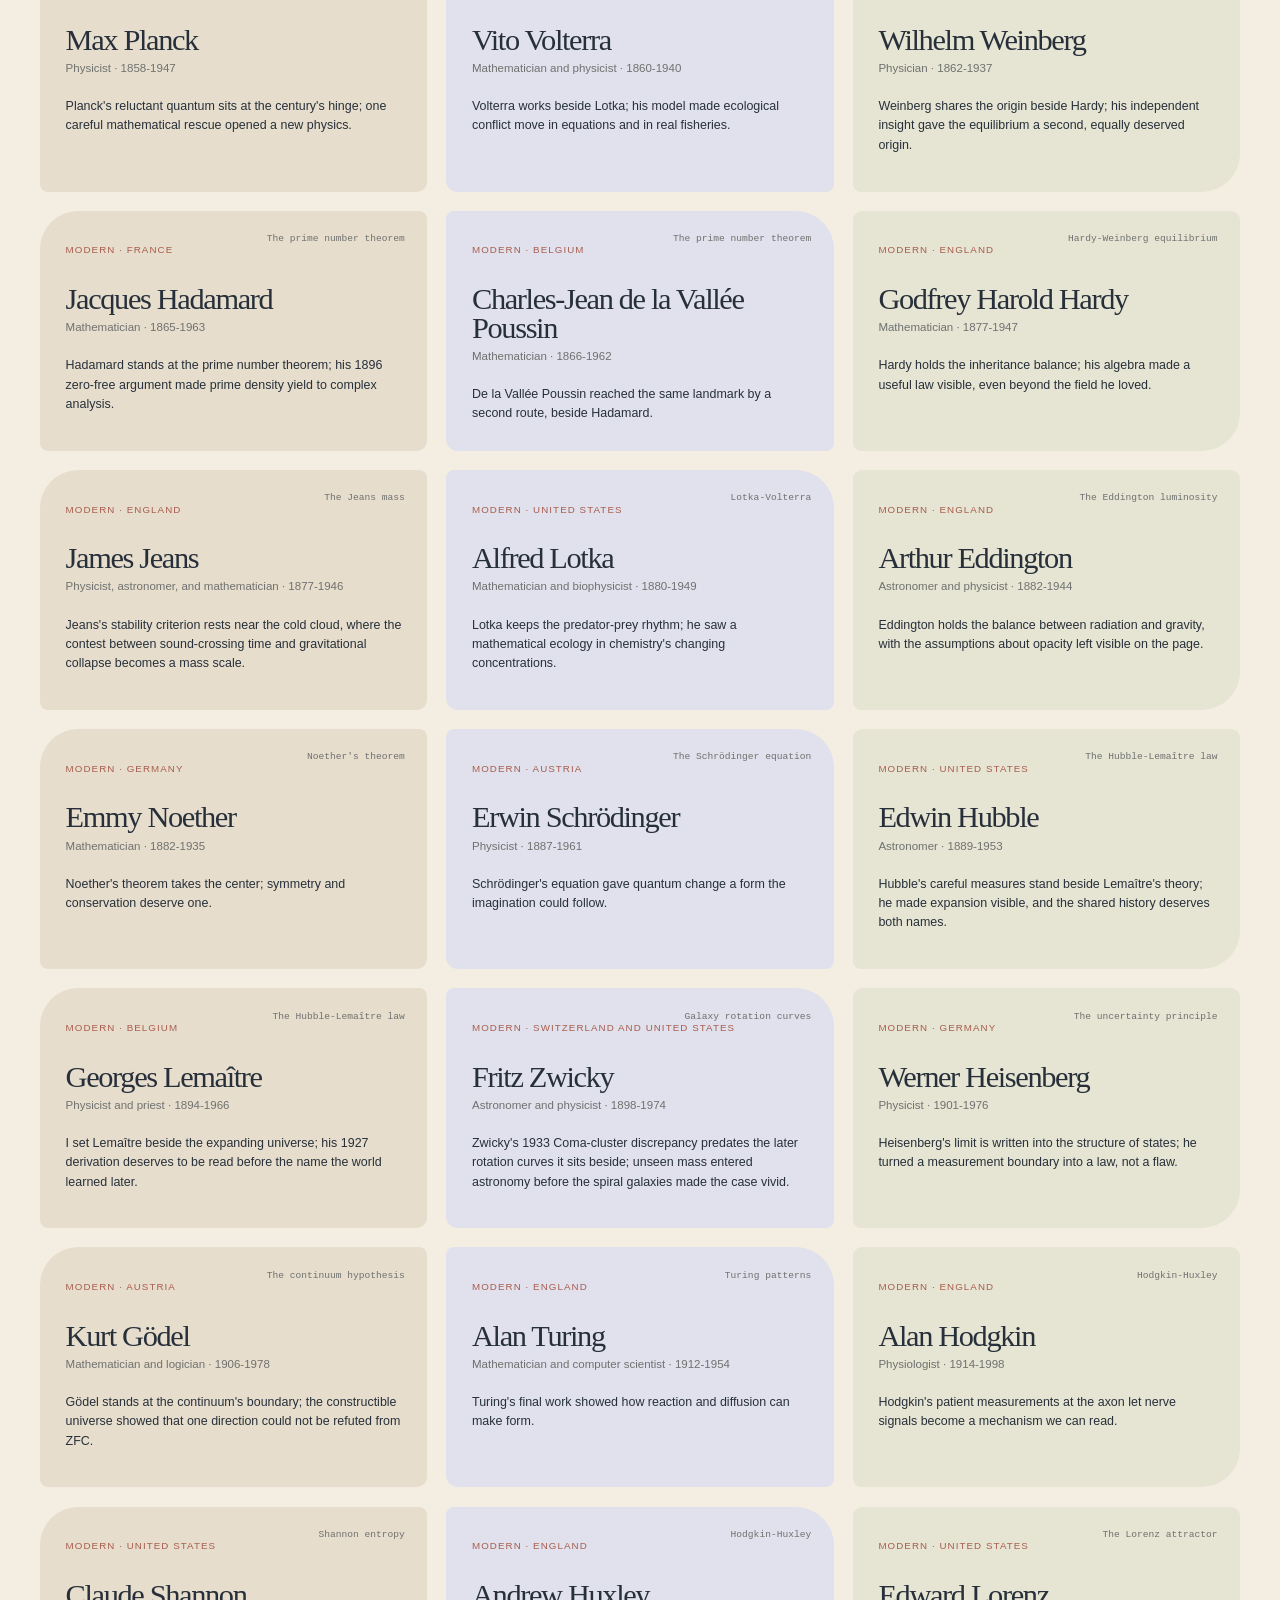
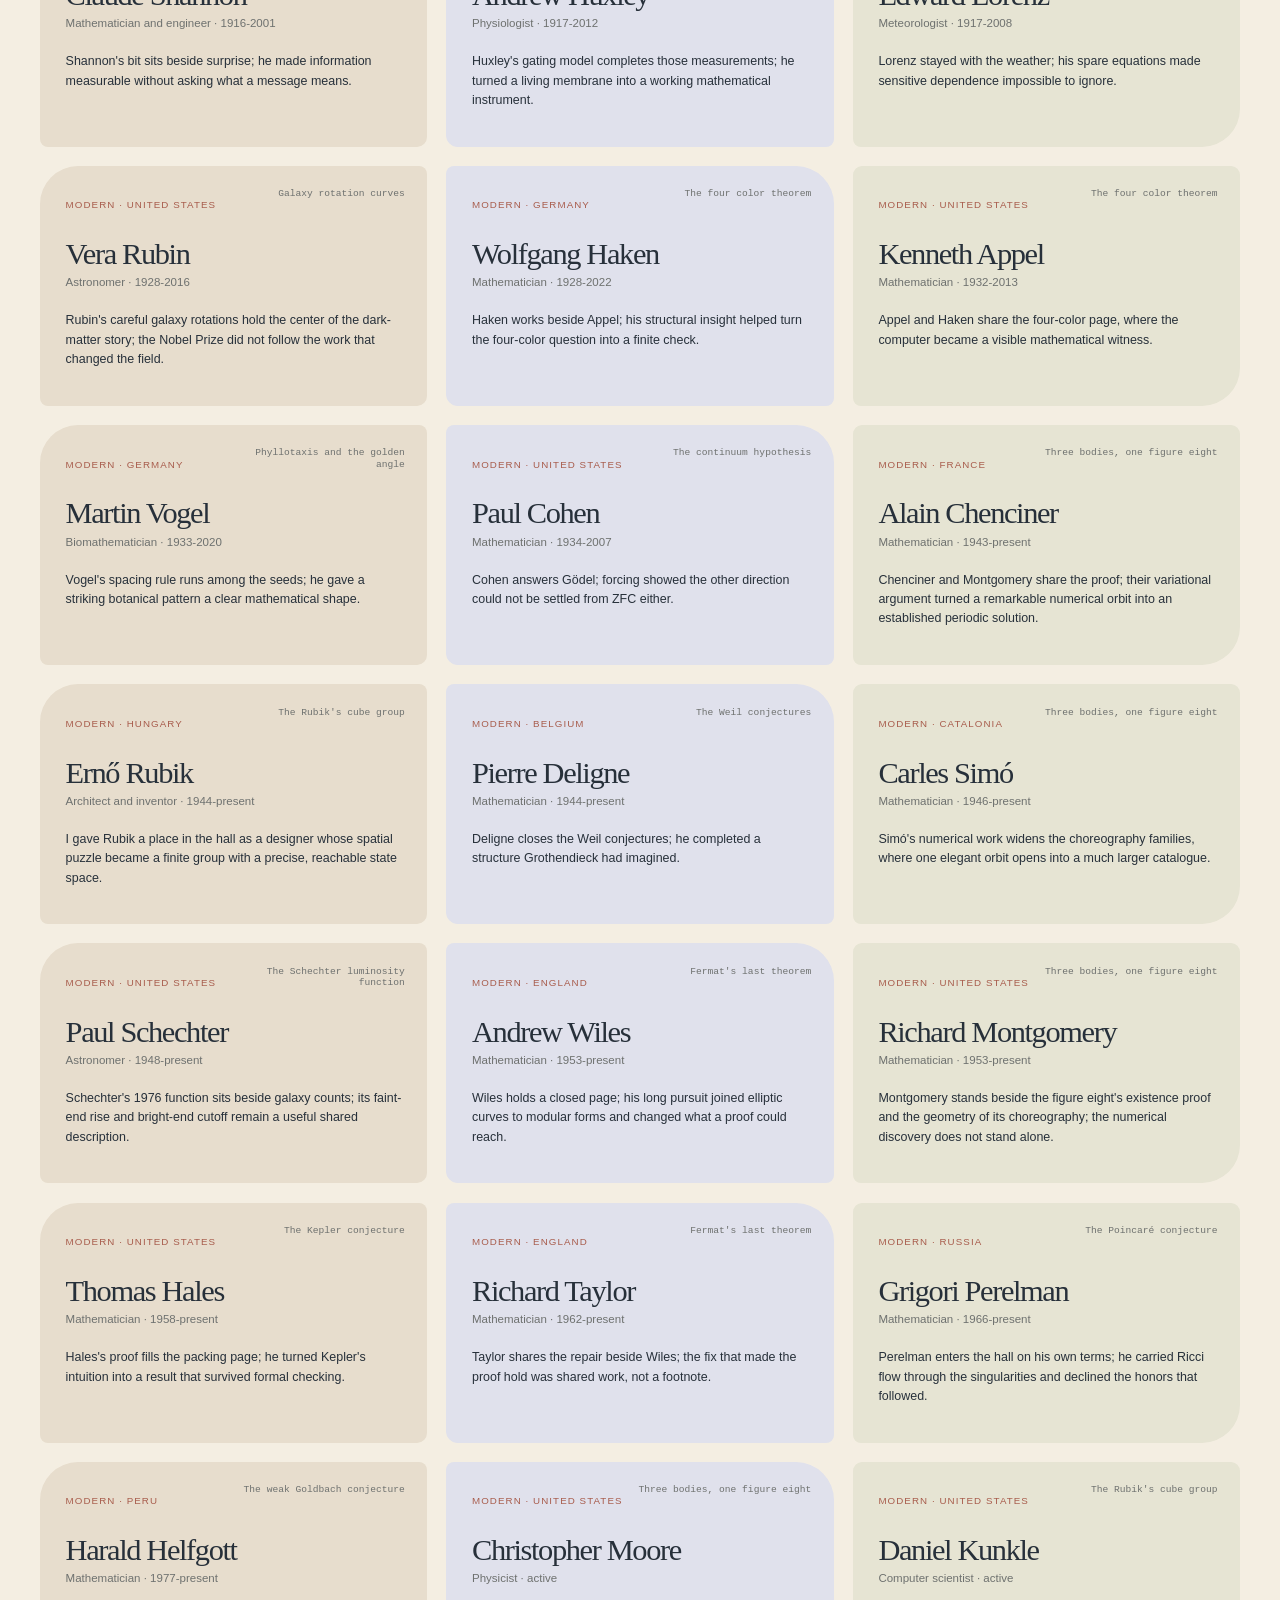
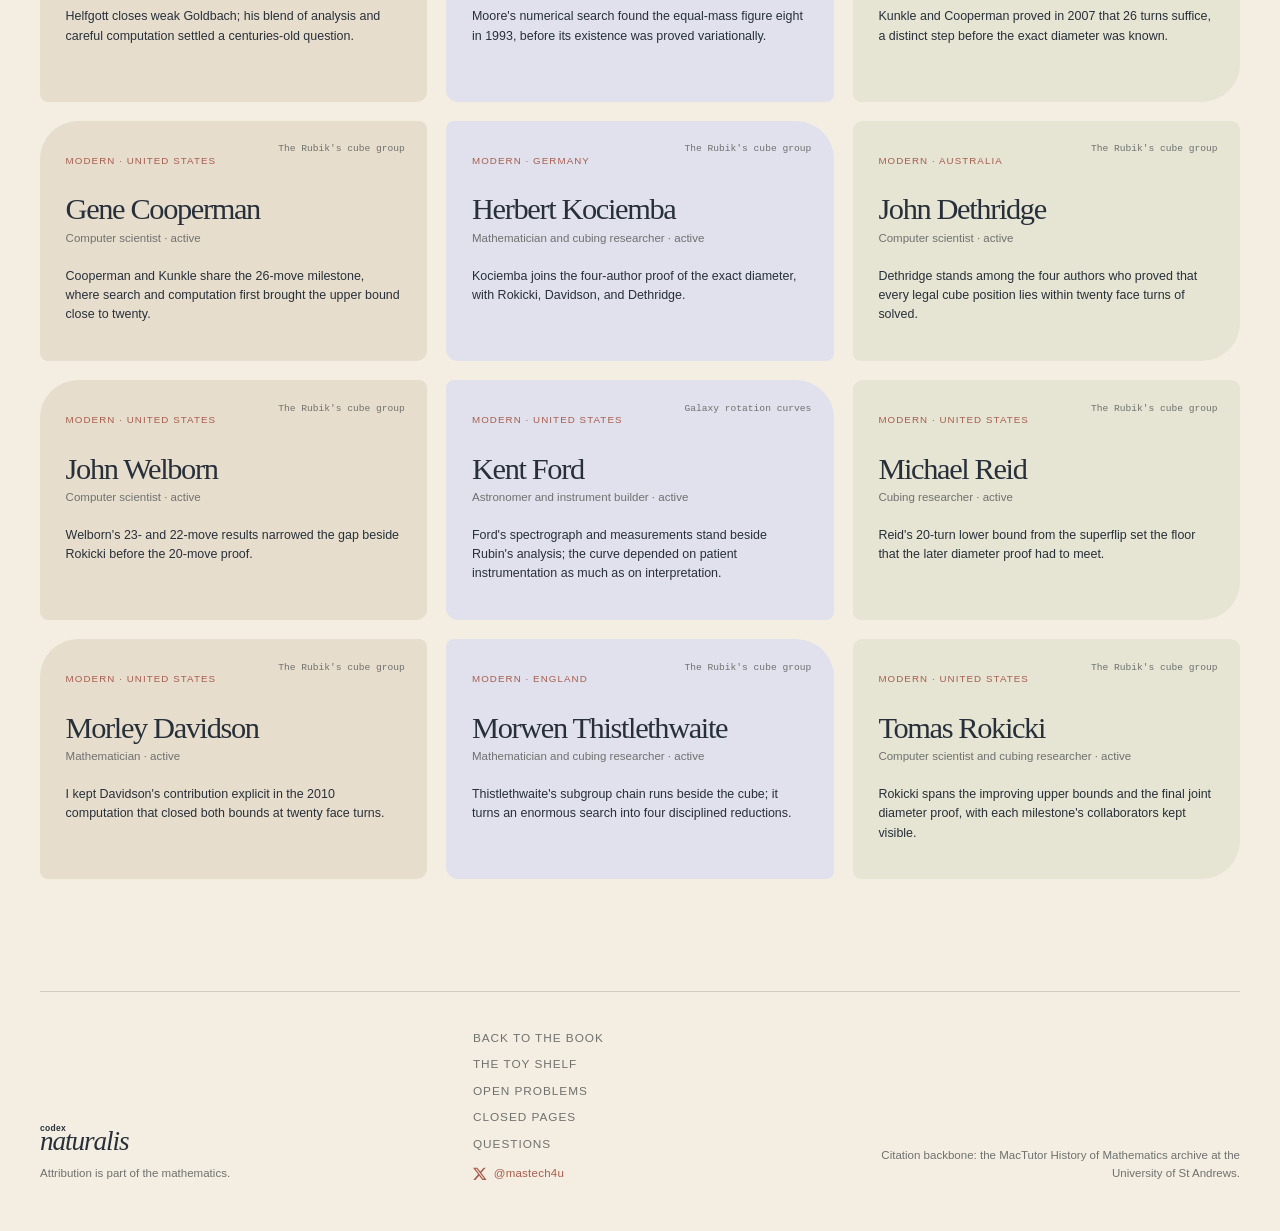
<file: site/humans.html>
<!doctype html>
<html lang="en">
<head>
  <meta charset="utf-8">
  <meta name="viewport" content="width=device-width, initial-scale=1">
  <meta name="theme-color" content="#151821">
  <script>
    const phoneDesktopMode = navigator.userAgentData?.mobile
      || /Android.+Mobile|iPhone|iPod|Windows Phone/i.test(navigator.userAgent)
      || (window.matchMedia("(pointer: coarse)").matches && Math.min(screen.width, screen.height) <= 600);
    if (phoneDesktopMode) document.querySelector('meta[name="viewport"]').setAttribute("content", "width=1200");
  </script>
  <meta name="description" content="The hall of originators in Codex Naturalis.">
  <meta property="og:type" content="website">
  <meta property="og:site_name" content="Codex Naturalis">
  <meta property="og:title" content="The hall of originators; Codex Naturalis">
  <meta property="og:description" content="The hall of originators in Codex Naturalis.">
  <meta property="og:url" content="https://naturaliis.vercel.app/humans">
  <meta property="og:image" content="https://naturaliis.vercel.app/assets/og.png">
  <meta property="og:image:width" content="1200">
  <meta property="og:image:height" content="630">
  <meta name="twitter:card" content="summary_large_image">
  <meta name="twitter:site" content="@mastech4u">
  <meta name="twitter:title" content="The hall of originators; Codex Naturalis">
  <meta name="twitter:description" content="The hall of originators in Codex Naturalis.">
  <meta name="twitter:image" content="https://naturaliis.vercel.app/assets/og.png">
  <title>The hall of originators; Codex Naturalis</title>
  <link rel="icon" type="image/svg+xml" href="assets/favicon.svg">
  <link rel="stylesheet" href="assets/styles.css">
  <script src="assets/app.js" defer></script>
</head>
<body data-page="humans">
  <a class="skip-link" href="#hall">Skip to the hall</a>
  <header class="site-header">
    <a class="wordmark" href="index.html" aria-label="Codex Naturalis home"><span>codex</span><i>naturalis</i></a>
    <nav class="site-nav" aria-label="Main navigation"><a href="index.html">The book</a><a href="toys.html">The toys</a><a href="problems.html">The arena <sup>28</sup></a><a class="active" href="humans.html">The hall</a><a href="solved.html">Closed pages</a></nav>
    <a class="random-button" href="index.html#noether-theorem">Meet the centerpiece <span aria-hidden="true">↗</span></a>
  </header>

  <main id="hall" class="page-width">
    <section class="page-hero"><p class="eyebrow">The hall of originators</p><h1>A wall of names; no one left in the footnote.</h1><p>Every originator stays attached to an entry, with era, region, role, and a small human card. The canon is useful only when its omissions stay visible.</p></section>
    <section class="arena-band"><div><span class="section-kicker">Filter the wall</span><h2 id="hall-count">The people behind the pages.</h2></div><div class="counter"><strong id="human-count">0</strong><span>originator cards</span></div></section>
    <div class="filter-row" id="human-filters" aria-label="Human filters"><button class="filter-button active" data-filter="all" type="button">All cards</button><button class="filter-button" data-filter="ancient" type="button">Ancient</button><button class="filter-button" data-filter="medieval" type="button">Medieval</button><button class="filter-button" data-filter="early modern" type="button">Early modern</button><button class="filter-button" data-filter="modern" type="button">Modern</button><button class="filter-button" data-filter="all-regions" type="button">All regions</button></div>
    <section aria-labelledby="timeline-title"><p class="eyebrow" id="timeline-title">The chronological line</p><p class="climb-lead">Every originator, sorted by birth year; Babylon to the still-open margin.</p><div class="timeline-wrap"><div class="timeline" id="timeline"></div></div></section>
    <section class="hall-grid" id="human-grid" aria-live="polite"></section>
  </main>
  <footer class="site-footer page-width"><div><a class="wordmark" href="index.html"><span>codex</span><i>naturalis</i></a><p>Attribution is part of the mathematics.</p></div><div class="footer-links"><a href="index.html">Back to the book</a><a href="toys.html">The toy shelf</a><a href="problems.html">Open problems</a><a href="solved.html">Closed pages</a><a href="https://github.com/Mascottz/Codex-Naturalis/discussions" target="_blank" rel="noreferrer noopener">Questions</a><a class="footer-social-link" href="https://x.com/mastech4u" target="_blank" rel="me noopener noreferrer" aria-label="X profile: @mastech4u"><svg viewBox="0 0 24 24" aria-hidden="true" focusable="false"><path d="M18.901 1.153h3.68l-8.04 9.19 9.46 12.504h-7.406l-5.8-7.584-6.636 7.584H.475l8.6-9.83L0 1.153h7.594l5.243 6.932zm-1.292 19.49h2.039L6.486 3.241H4.298z"/></svg><span>@mastech4u</span></a></div><p class="footer-sources">Citation backbone: the MacTutor History of Mathematics archive at the University of St Andrews.</p></footer>
</body>
</html>
</file>
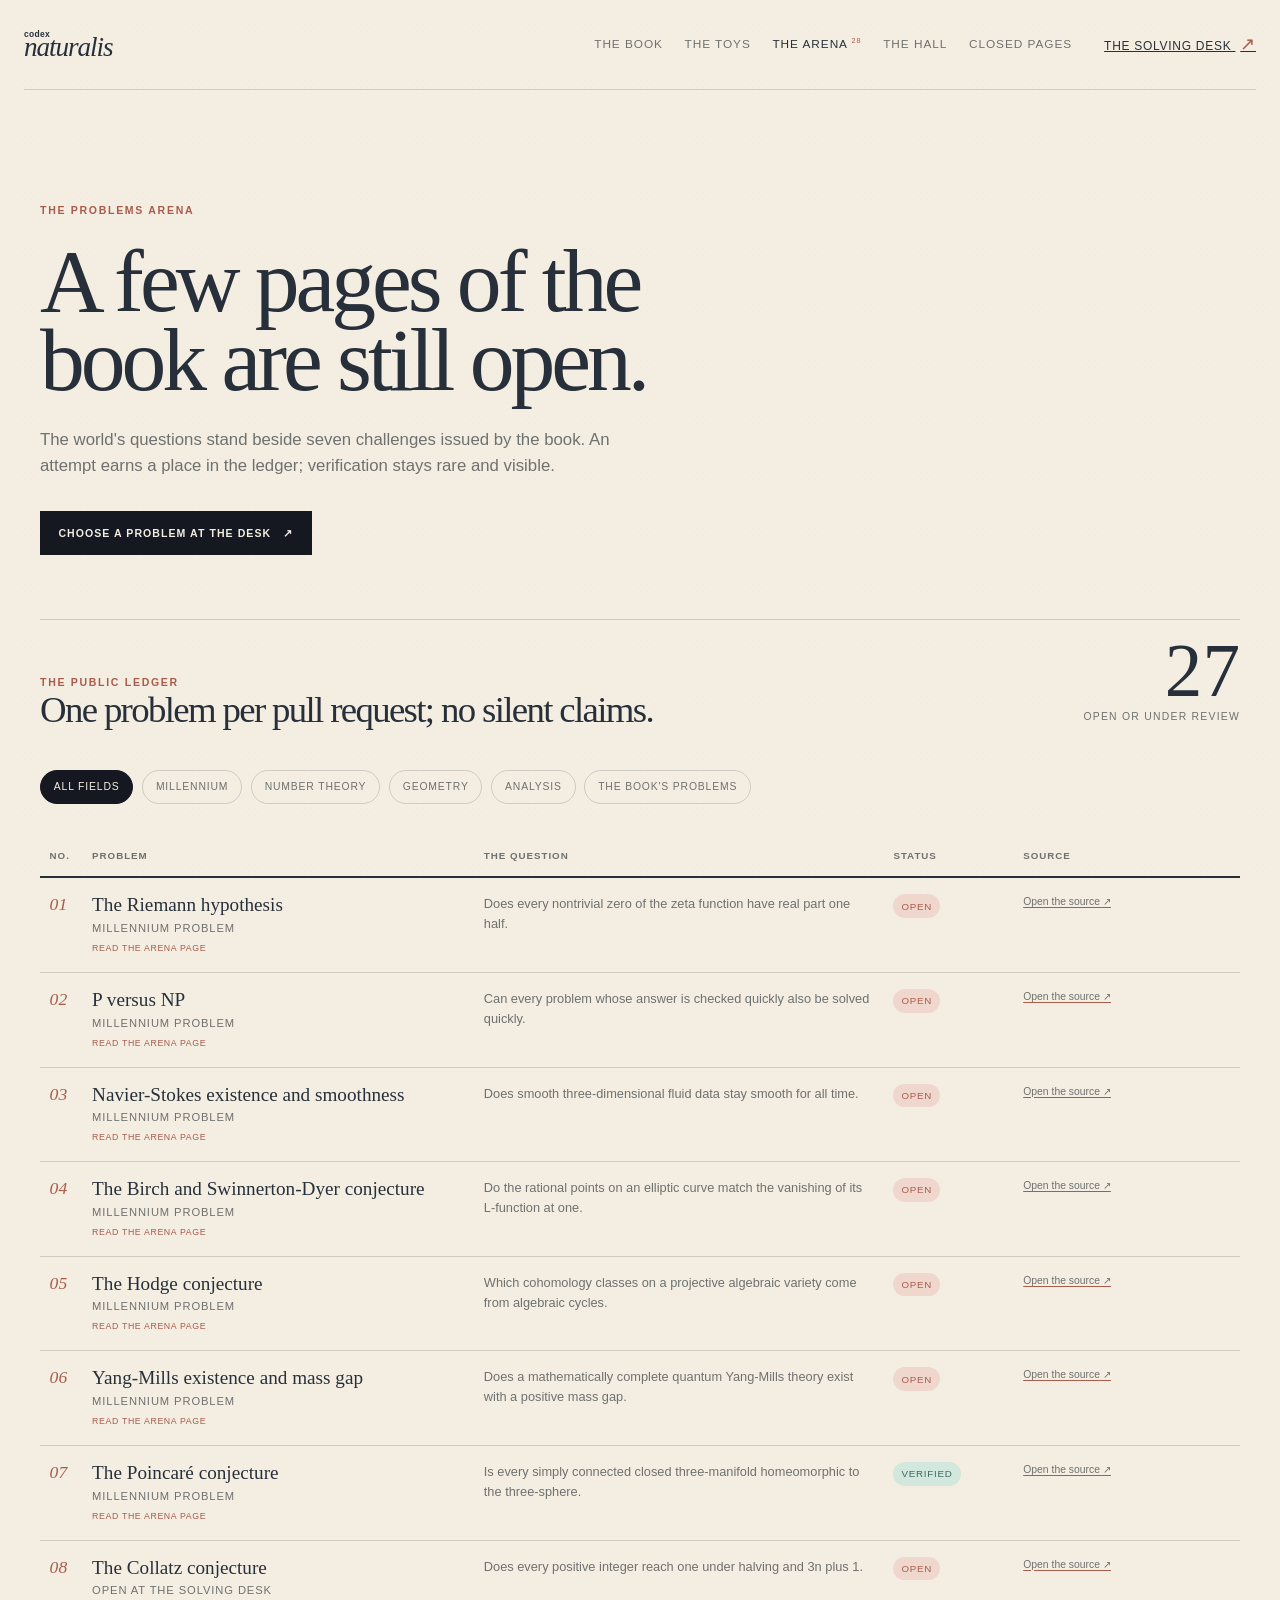
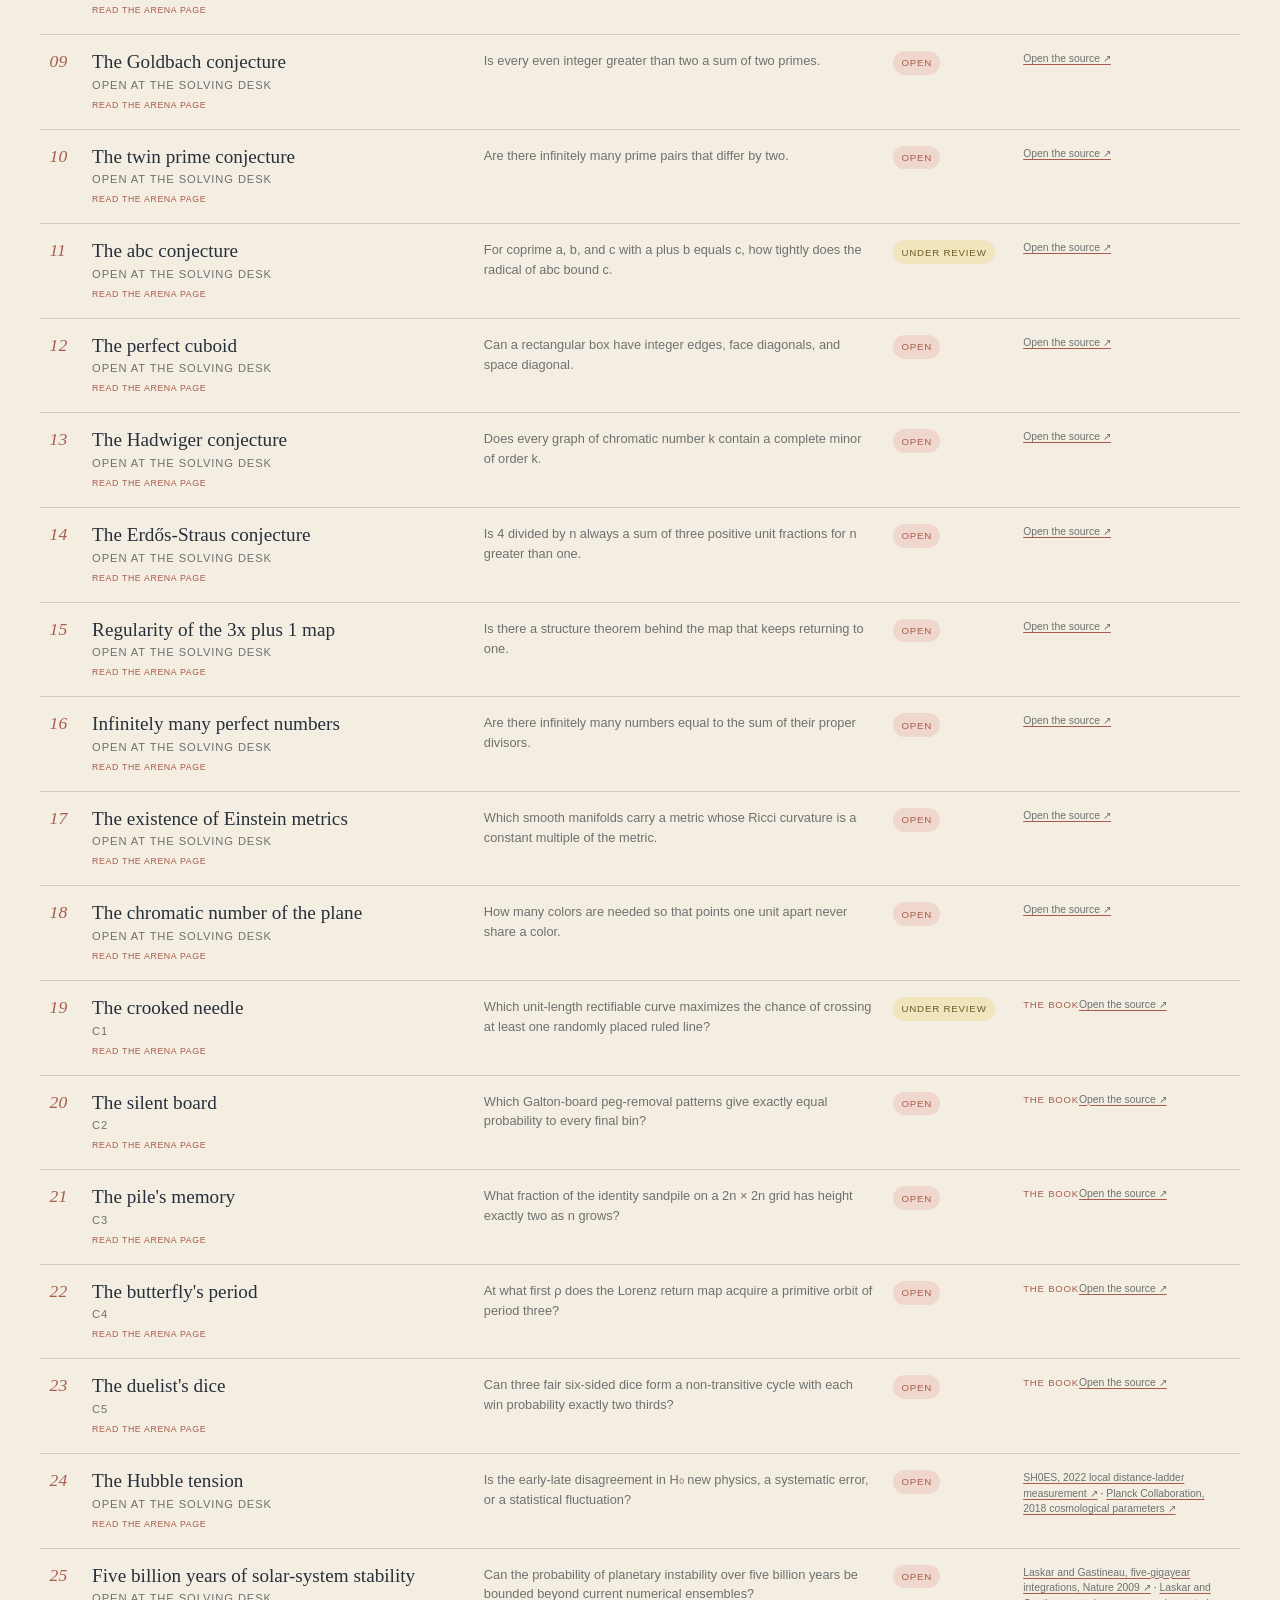
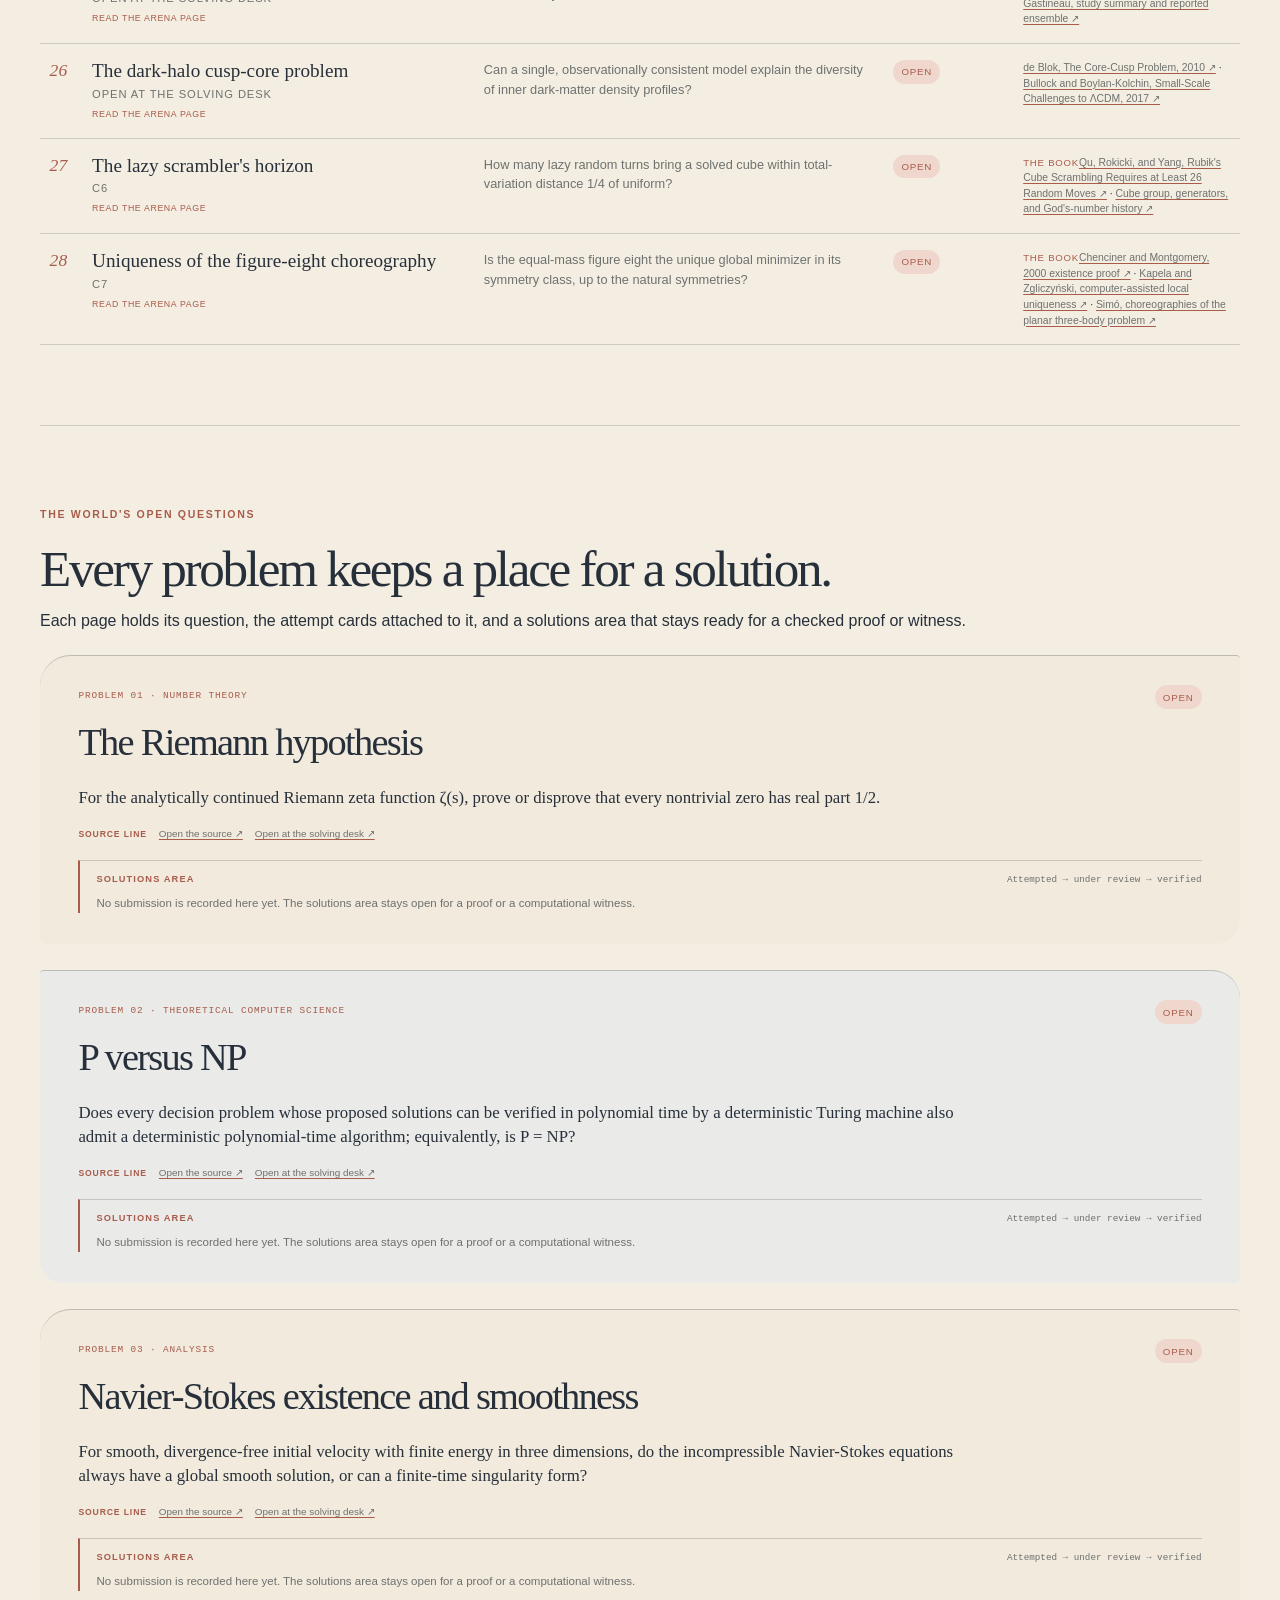
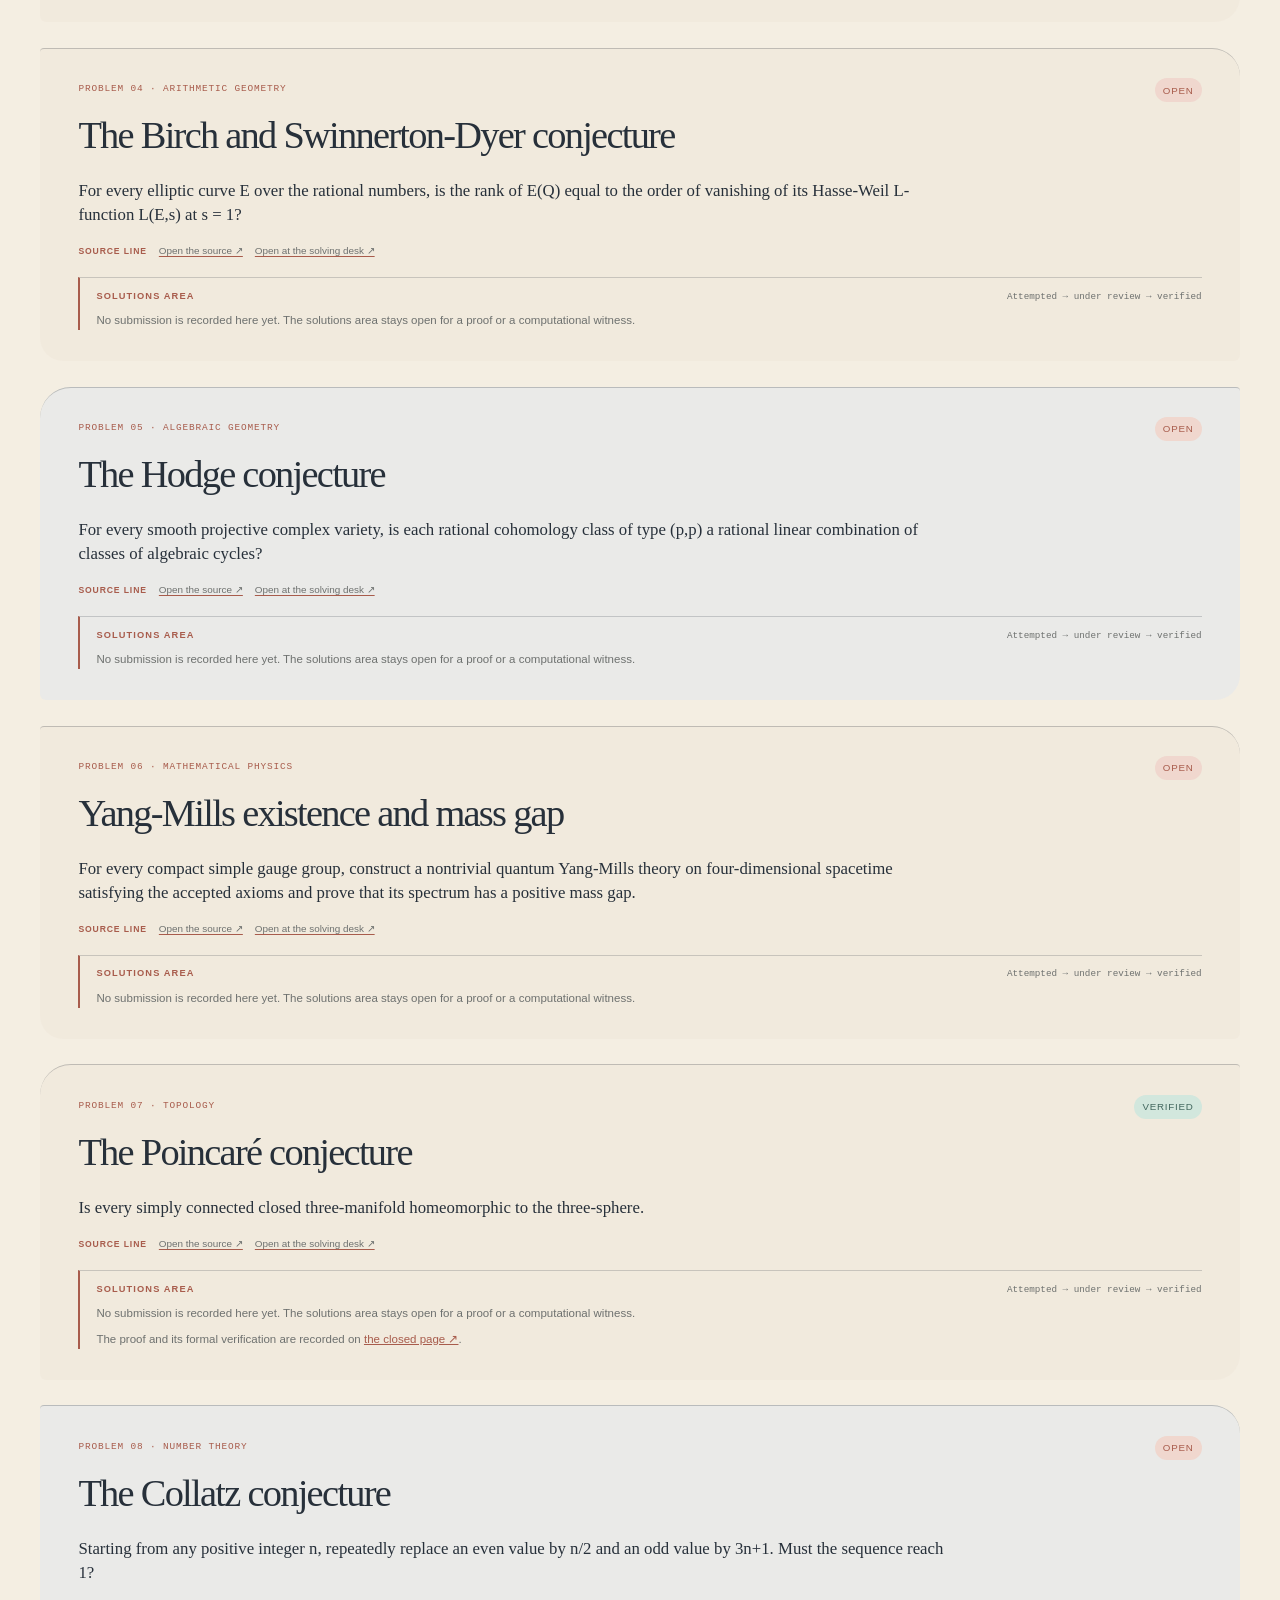
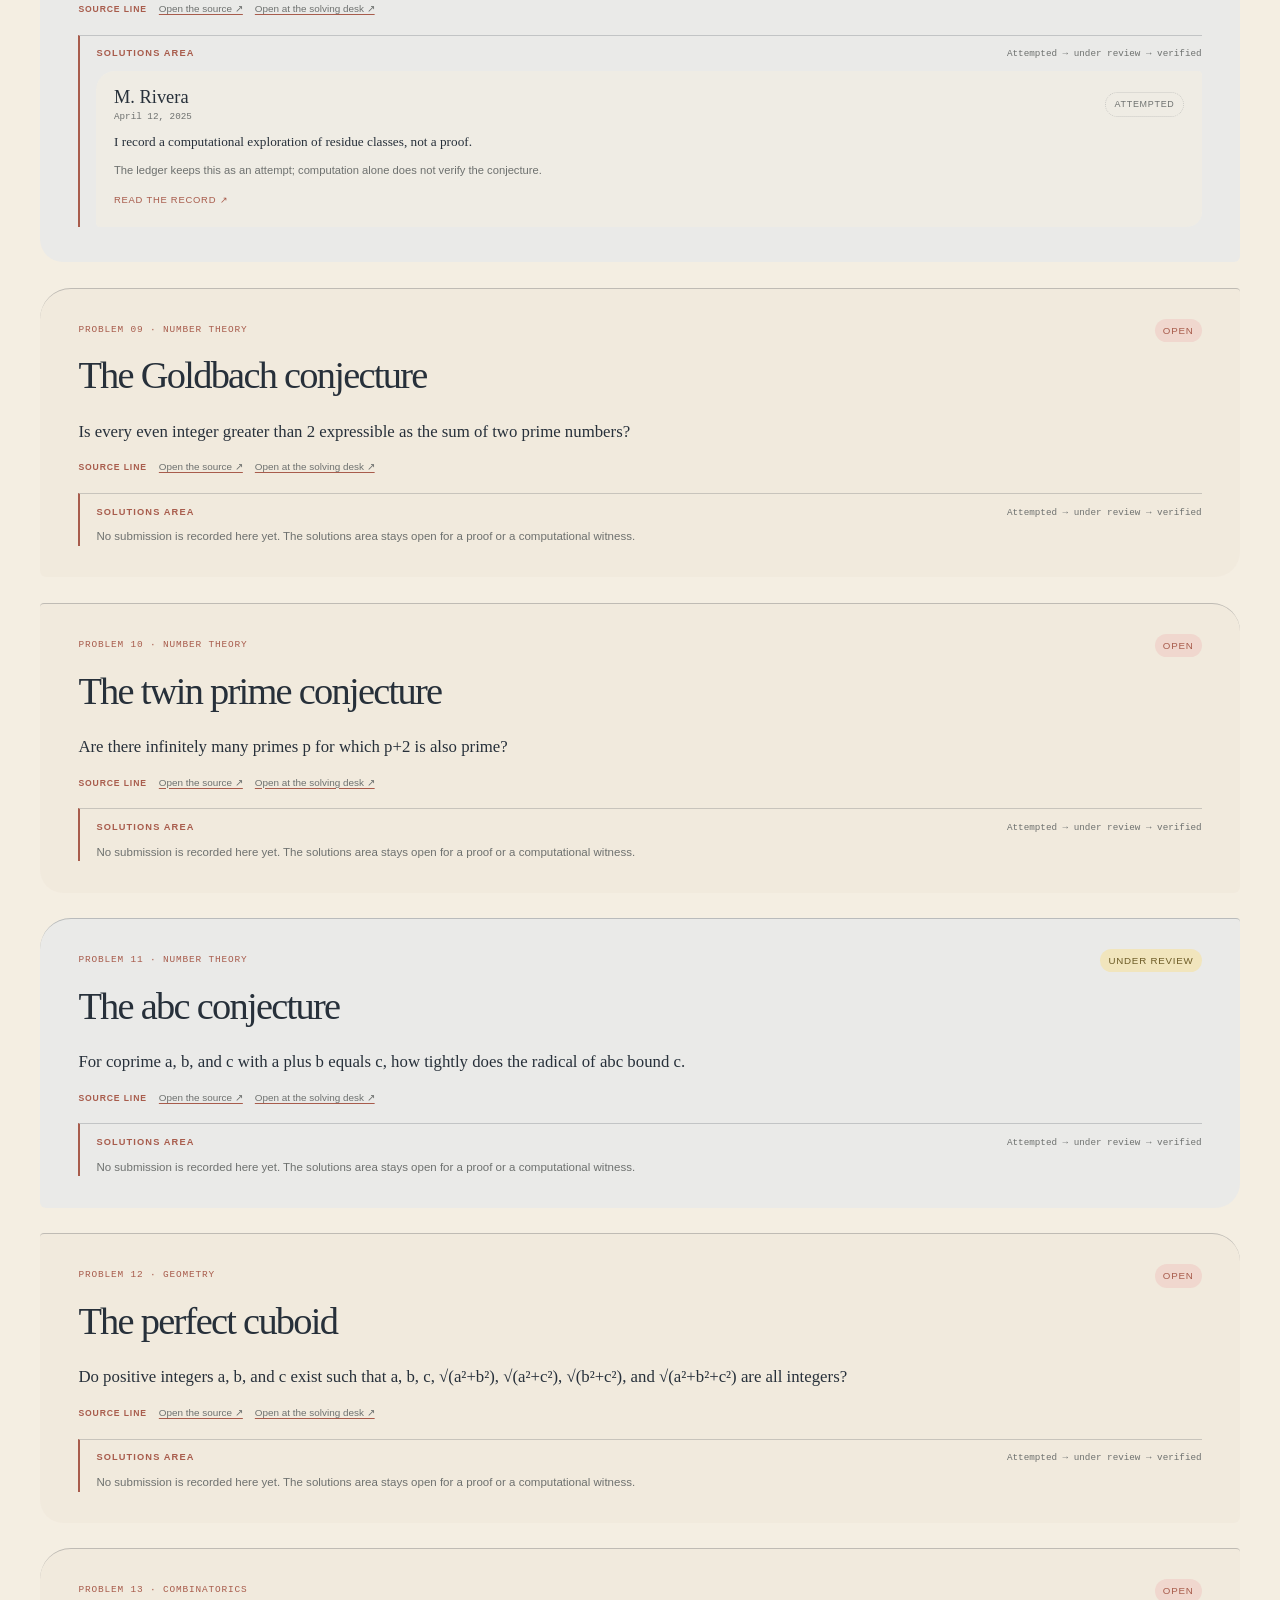
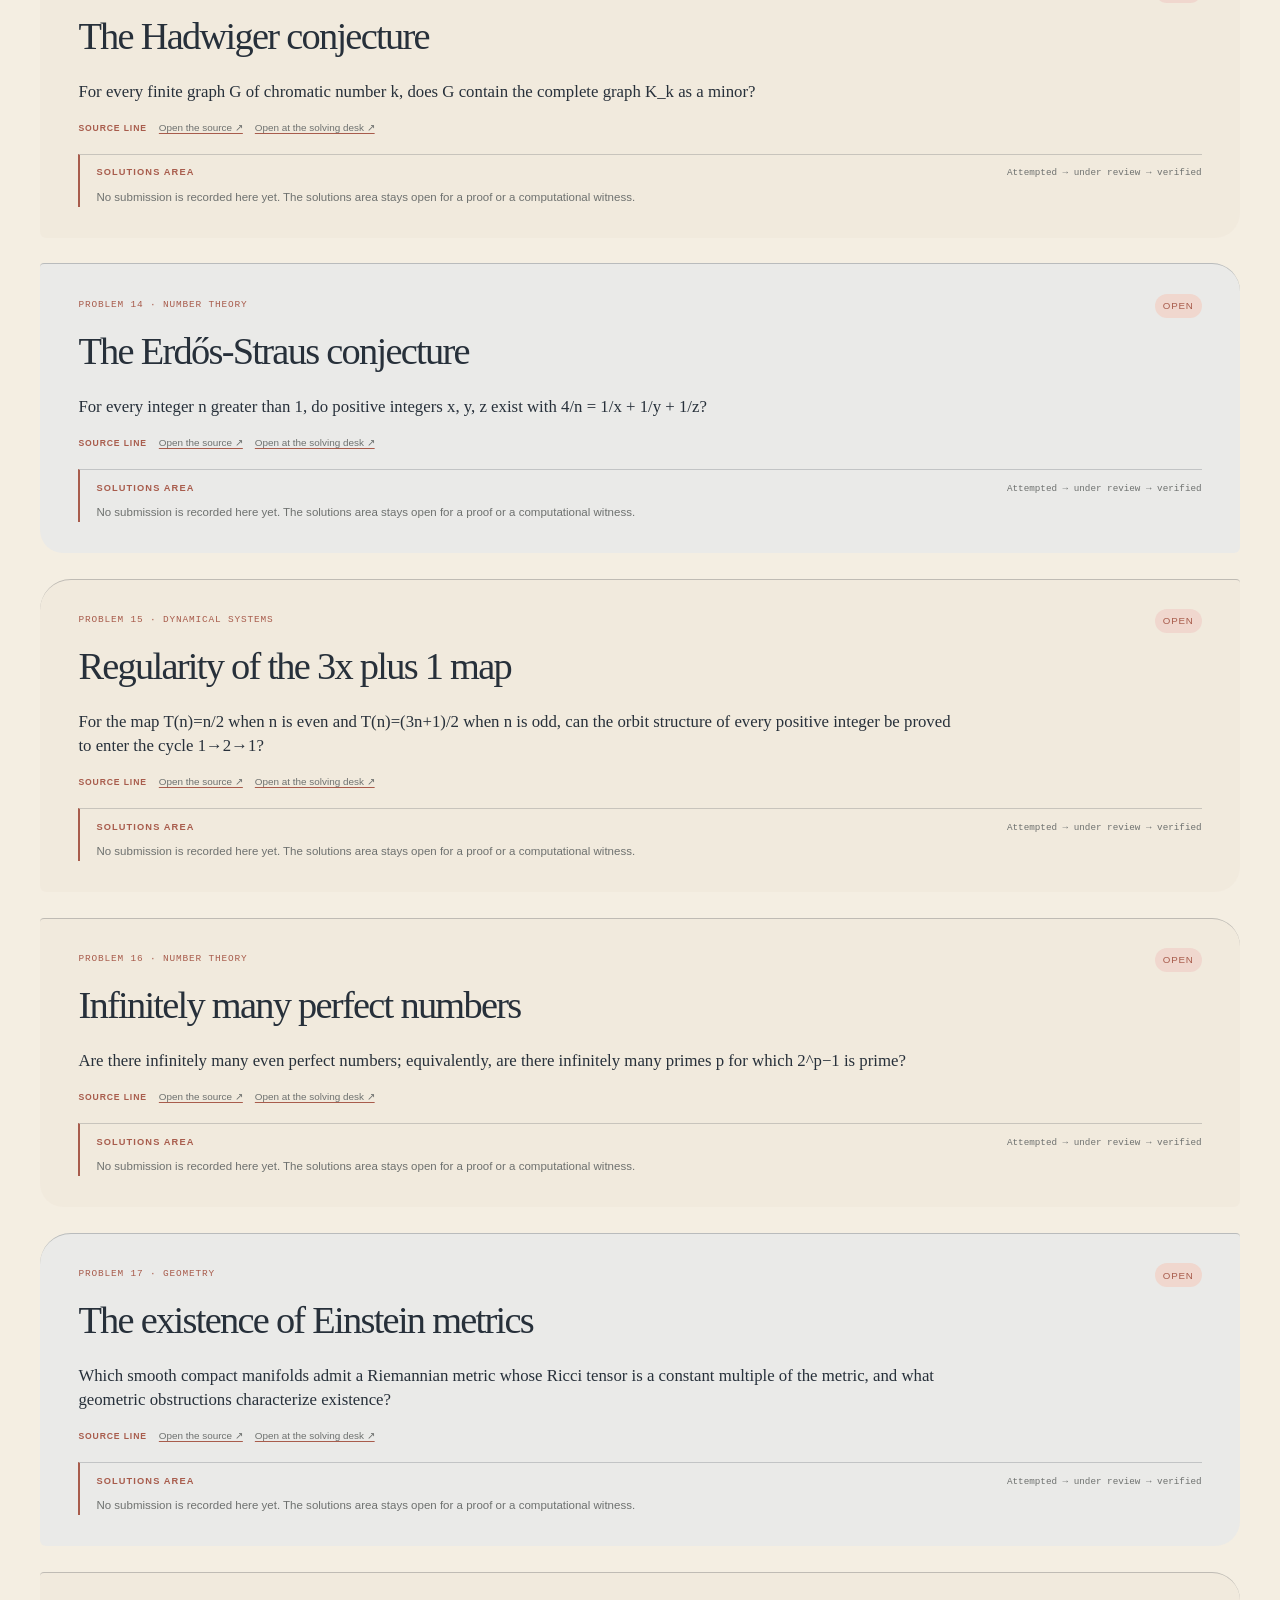
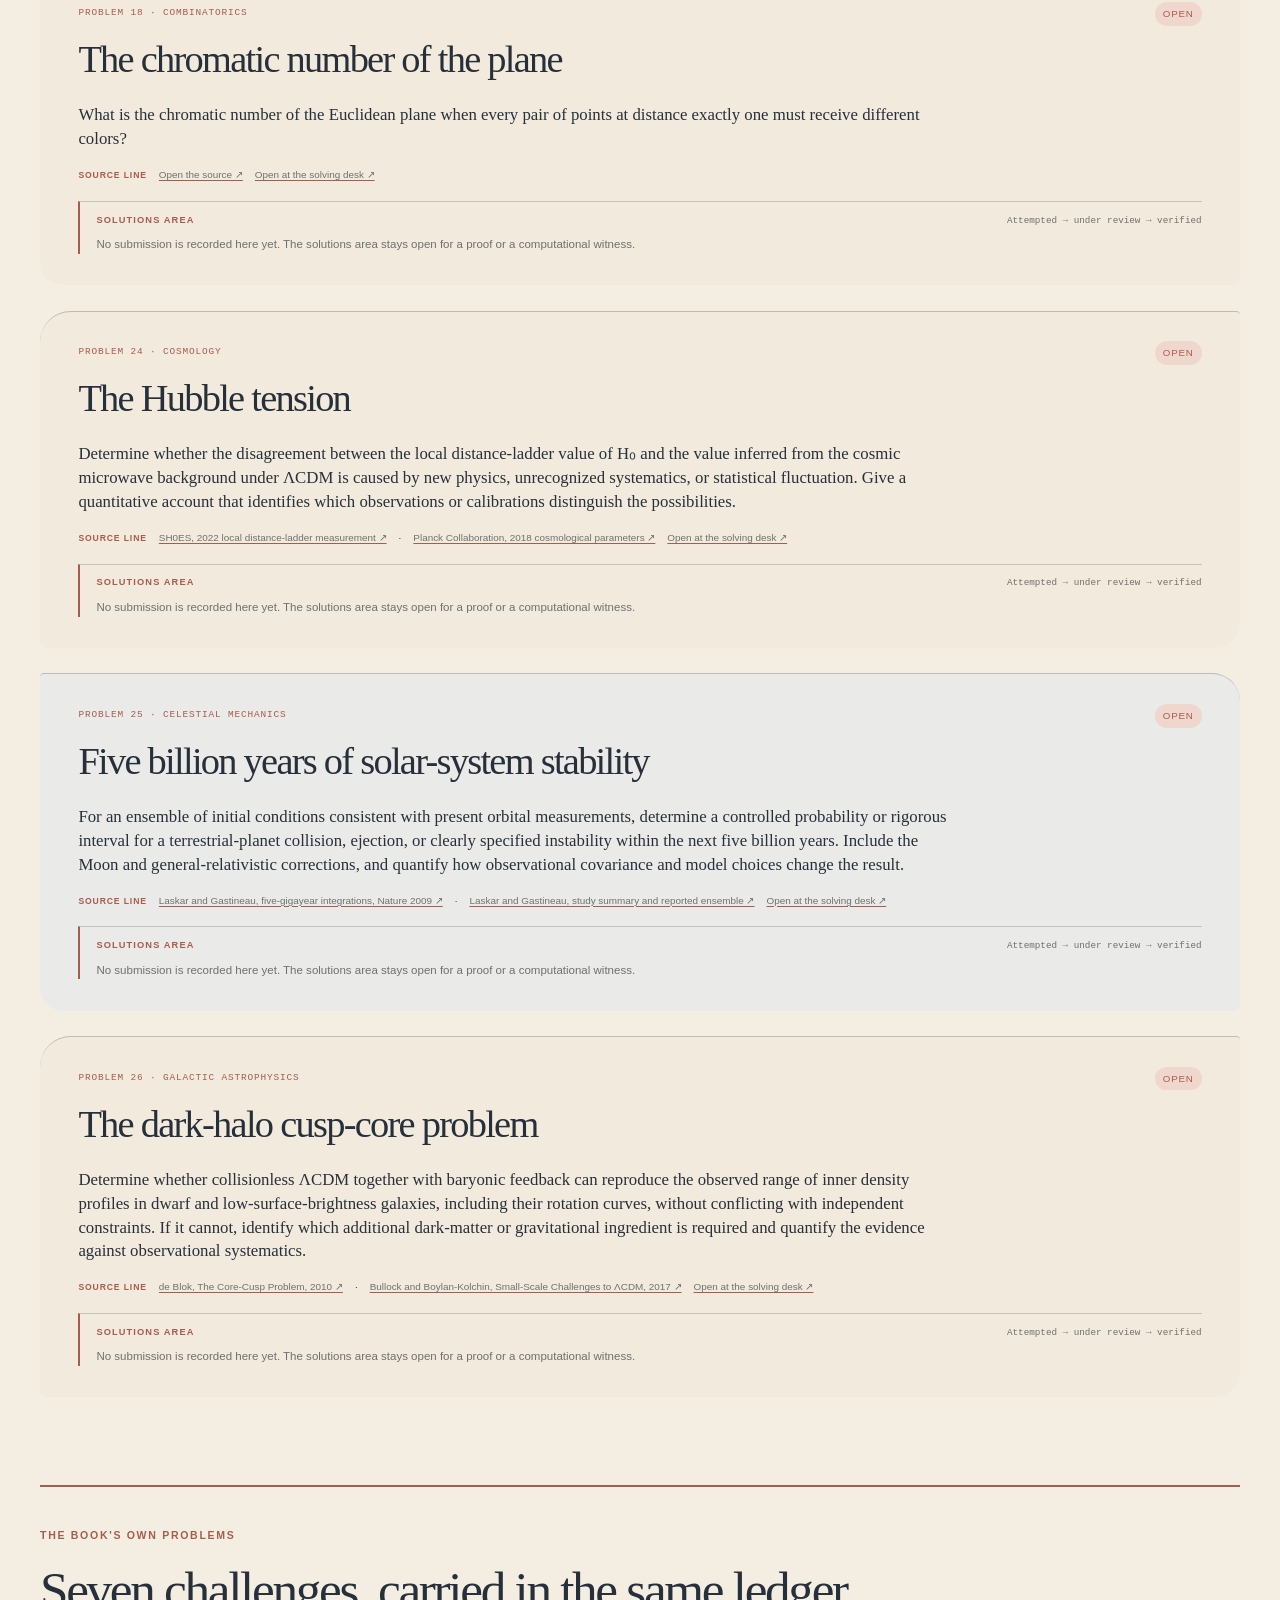
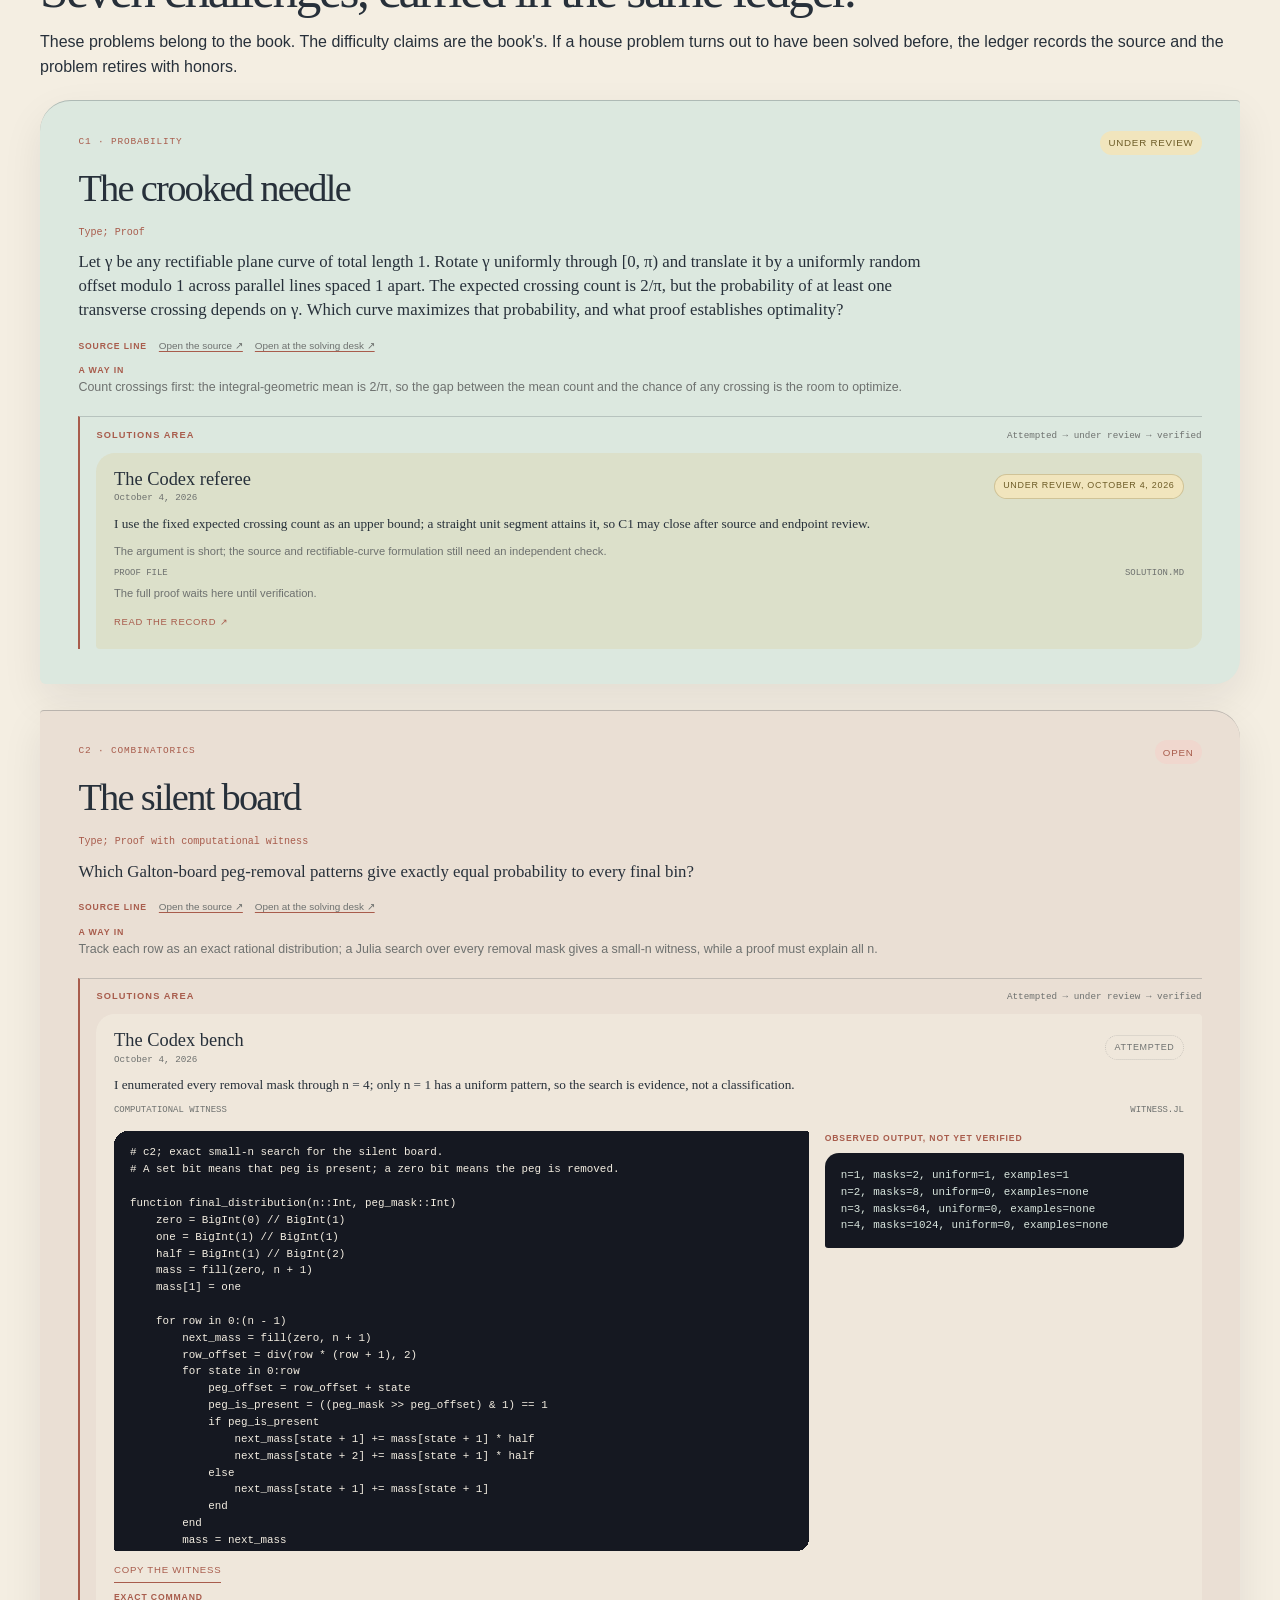
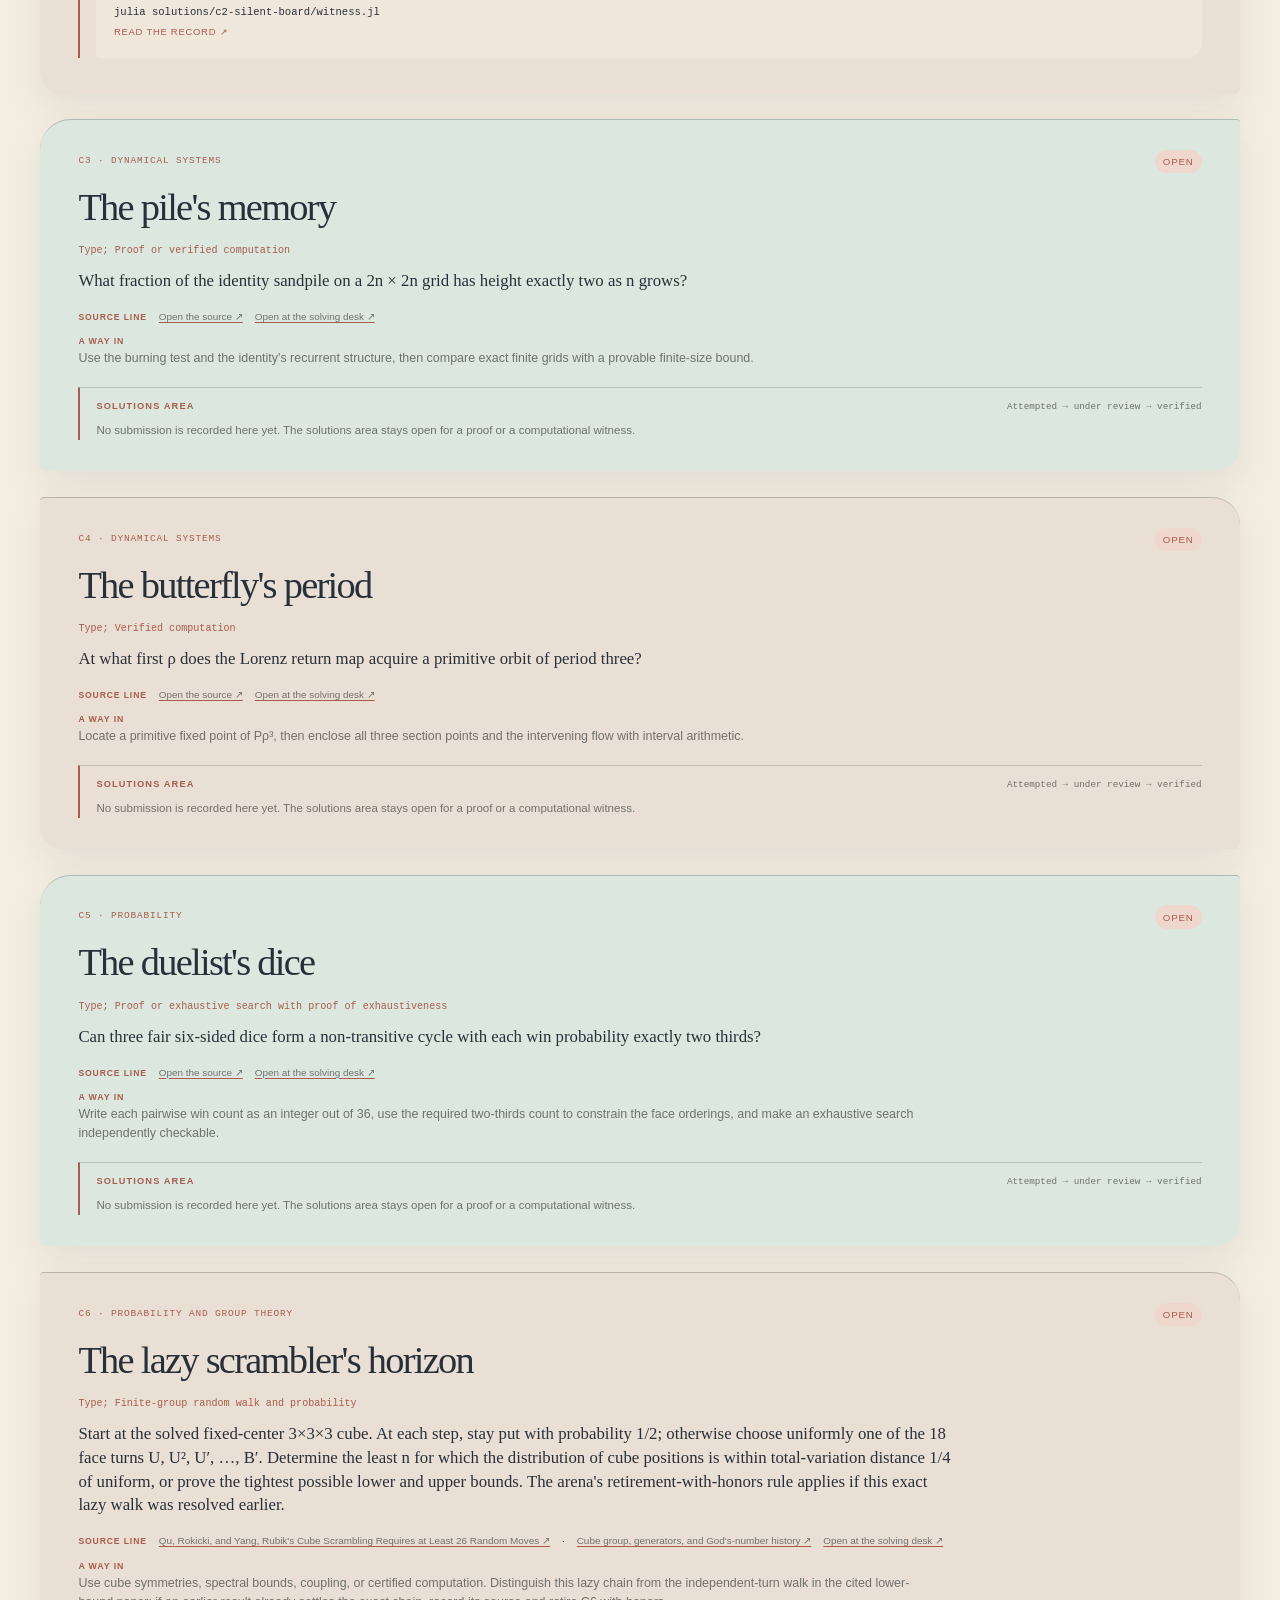
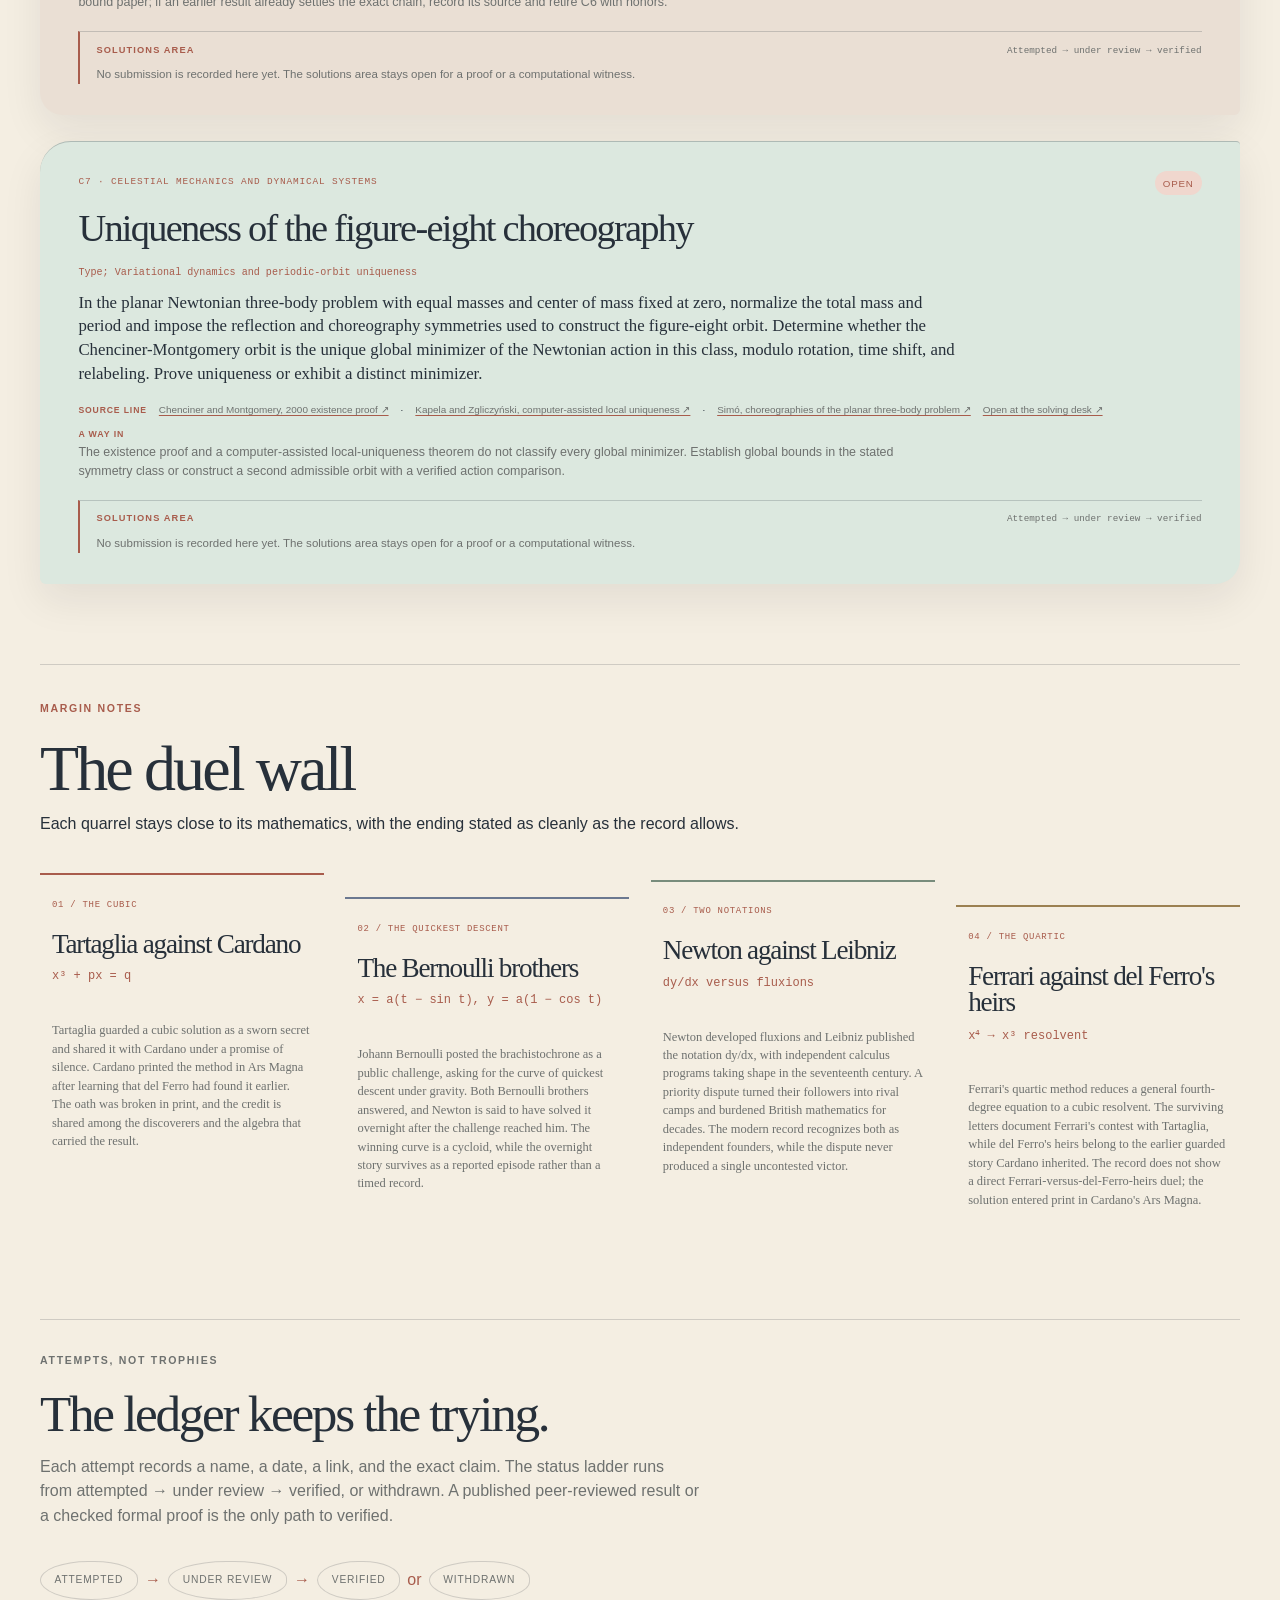
<file: site/problems.html>
<!doctype html>
<html lang="en">
<head>
  <meta charset="utf-8">
  <meta name="viewport" content="width=device-width, initial-scale=1">
  <meta name="theme-color" content="#151821">
  <script>
    const phoneDesktopMode = navigator.userAgentData?.mobile
      || /Android.+Mobile|iPhone|iPod|Windows Phone/i.test(navigator.userAgent)
      || (window.matchMedia("(pointer: coarse)").matches && Math.min(screen.width, screen.height) <= 600);
    if (phoneDesktopMode) document.querySelector('meta[name="viewport"]').setAttribute("content", "width=1200");
  </script>
  <meta name="description" content="The Codex Naturalis arena; open problems, house challenges, honest attempts, and a public ledger.">
  <meta property="og:type" content="website">
  <meta property="og:site_name" content="Codex Naturalis">
  <meta property="og:title" content="The arena; Codex Naturalis">
  <meta property="og:description" content="The Codex Naturalis arena; open problems, house challenges, honest attempts, and a public ledger.">
  <meta property="og:url" content="https://naturaliis.vercel.app/problems">
  <meta property="og:image" content="https://naturaliis.vercel.app/assets/og.png">
  <meta property="og:image:width" content="1200">
  <meta property="og:image:height" content="630">
  <meta name="twitter:card" content="summary_large_image">
  <meta name="twitter:site" content="@mastech4u">
  <meta name="twitter:title" content="The arena; Codex Naturalis">
  <meta name="twitter:description" content="The Codex Naturalis arena; open problems, house challenges, honest attempts, and a public ledger.">
  <meta name="twitter:image" content="https://naturaliis.vercel.app/assets/og.png">
  <title>The arena; Codex Naturalis</title>
  <link rel="icon" type="image/svg+xml" href="assets/favicon.svg">
  <link rel="stylesheet" href="assets/styles.css">
  <script src="assets/app.js" defer></script>
</head>
<body data-page="problems">
  <a class="skip-link" href="#arena">Skip to the arena</a>
  <header class="site-header">
    <a class="wordmark" href="index.html" aria-label="Codex Naturalis home"><span>codex</span><i>naturalis</i></a>
    <nav class="site-nav" aria-label="Main navigation">
      <a href="index.html">The book</a>
      <a href="toys.html">The toys</a>
      <a class="active" href="problems.html">The arena <sup>28</sup></a>
      <a href="humans.html">The hall</a>
      <a href="solved.html">Closed pages</a>
    </nav>
    <a class="random-button" href="solve.html">The solving desk <span aria-hidden="true">↗</span></a>
  </header>

  <main id="arena" class="page-width">
    <section class="page-hero">
      <p class="eyebrow">The problems arena</p>
      <h1>A few pages of the book are still open.</h1>
      <p>The world's questions stand beside seven challenges issued by the book. An attempt earns a place in the ledger; verification stays rare and visible.</p>
      <a class="button button-fill arena-desk-link" href="solve.html">Choose a problem at the desk <span aria-hidden="true">↗</span></a>
    </section>

    <section class="arena-band">
      <div><span class="section-kicker">The public ledger</span><h2>One problem per pull request; no silent claims.</h2></div>
      <div class="counter"><strong id="open-count">0</strong><span>open or under review</span></div>
    </section>

    <div class="filter-row" id="problem-filters" aria-label="Problem filters">
      <button class="filter-button active" data-filter="all" type="button">All fields</button>
      <button class="filter-button" data-filter="millennium" type="button">Millennium</button>
      <button class="filter-button" data-filter="number theory" type="button">Number theory</button>
      <button class="filter-button" data-filter="geometry" type="button">Geometry</button>
      <button class="filter-button" data-filter="analysis" type="button">Analysis</button>
      <button class="filter-button" data-filter="book" type="button">The book's problems</button>
    </div>

    <div class="problem-table-wrap">
      <table class="problem-table">
        <thead><tr><th scope="col">No.</th><th scope="col">Problem</th><th scope="col">The question</th><th scope="col">Status</th><th scope="col">Source</th></tr></thead>
        <tbody id="problem-list"></tbody>
      </table>
    </div>

    <section class="problem-pages world-problem-pages" aria-labelledby="world-problems-title">
      <p class="eyebrow">The world's open questions</p>
      <h2 id="world-problems-title">Every problem keeps a place for a solution.</h2>
      <p class="climb-lead">Each page holds its question, the attempt cards attached to it, and a solutions area that stays ready for a checked proof or witness.</p>
      <div id="world-problem-pages"></div>
    </section>

    <section class="problem-pages codex-problems" aria-labelledby="codex-problems-title">
      <p class="eyebrow">The book's own problems</p>
      <h2 id="codex-problems-title">Seven challenges, carried in the same ledger.</h2>
      <p class="climb-lead">These problems belong to the book. The difficulty claims are the book's. If a house problem turns out to have been solved before, the ledger records the source and the problem retires with honors.</p>
      <div id="house-problem-pages"></div>
    </section>

    <section class="duel-wall" aria-labelledby="duel-wall-title">
      <p class="eyebrow">Margin notes</p>
      <h2 id="duel-wall-title">The duel wall</h2>
      <p class="climb-lead">Each quarrel stays close to its mathematics, with the ending stated as cleanly as the record allows.</p>
      <div class="duel-grid">
        <article class="duel-note duel-tartaglia">
          <span class="duel-index">01 / The cubic</span>
          <h3>Tartaglia against Cardano</h3>
          <p class="duel-formula"><code>x³ + px = q</code></p>
          <p>Tartaglia guarded a cubic solution as a sworn secret and shared it with Cardano under a promise of silence. Cardano printed the method in Ars Magna after learning that del Ferro had found it earlier. The oath was broken in print, and the credit is shared among the discoverers and the algebra that carried the result.</p>
        </article>
        <article class="duel-note duel-bernoulli">
          <span class="duel-index">02 / The quickest descent</span>
          <h3>The Bernoulli brothers</h3>
          <p class="duel-formula"><code>x = a(t − sin t), y = a(1 − cos t)</code></p>
          <p>Johann Bernoulli posted the brachistochrone as a public challenge, asking for the curve of quickest descent under gravity. Both Bernoulli brothers answered, and Newton is said to have solved it overnight after the challenge reached him. The winning curve is a cycloid, while the overnight story survives as a reported episode rather than a timed record.</p>
        </article>
        <article class="duel-note duel-calculus">
          <span class="duel-index">03 / Two notations</span>
          <h3>Newton against Leibniz</h3>
          <p class="duel-formula"><code>dy/dx</code> versus fluxions</p>
          <p>Newton developed fluxions and Leibniz published the notation dy/dx, with independent calculus programs taking shape in the seventeenth century. A priority dispute turned their followers into rival camps and burdened British mathematics for decades. The modern record recognizes both as independent founders, while the dispute never produced a single uncontested victor.</p>
        </article>
        <article class="duel-note duel-quartic">
          <span class="duel-index">04 / The quartic</span>
          <h3>Ferrari against del Ferro's heirs</h3>
          <p class="duel-formula"><code>x⁴ → x³ resolvent</code></p>
          <p>Ferrari's quartic method reduces a general fourth-degree equation to a cubic resolvent. The surviving letters document Ferrari's contest with Tartaglia, while del Ferro's heirs belong to the earlier guarded story Cardano inherited. The record does not show a direct Ferrari-versus-del-Ferro-heirs duel; the solution entered print in Cardano's Ars Magna.</p>
        </article>
      </div>
    </section>

    <section class="ledger" aria-labelledby="ledger-title">
      <p class="eyebrow">Attempts, not trophies</p>
      <h2 id="ledger-title">The ledger keeps the trying.</h2>
      <p>Each attempt records a name, a date, a link, and the exact claim. The status ladder runs from attempted → under review → verified, or withdrawn. A published peer-reviewed result or a checked formal proof is the only path to verified.</p>
      <div class="ladder" aria-label="Submission status ladder"><span class="ladder-step">Attempted</span><span class="ladder-arrow">→</span><span class="ladder-step">Under review</span><span class="ladder-arrow">→</span><span class="ladder-step">Verified</span><span class="ladder-arrow">or</span><span class="ladder-step">Withdrawn</span></div>
      <div id="attempt-list"></div>
      <a class="button button-line" href="https://github.com/Mascottz/Codex-Naturalis/pulls">Bring one attempt <span aria-hidden="true">↗</span></a>
    </section>
  </main>

  <footer class="site-footer page-width">
    <div><a class="wordmark" href="index.html"><span>codex</span><i>naturalis</i></a><p>Open questions, carefully named.</p></div>
    <div class="footer-links"><a href="humans.html">Hall of originators</a><a href="solved.html">Closed pages</a><a href="toys.html">The toy shelf</a><a href="index.html#margin">The margin</a><a href="https://github.com/Mascottz/Codex-Naturalis/discussions" target="_blank" rel="noreferrer noopener">Questions</a><a class="footer-social-link" href="https://x.com/mastech4u" target="_blank" rel="me noopener noreferrer" aria-label="X profile: @mastech4u"><svg viewBox="0 0 24 24" aria-hidden="true" focusable="false"><path d="M18.901 1.153h3.68l-8.04 9.19 9.46 12.504h-7.406l-5.8-7.584-6.636 7.584H.475l8.6-9.83L0 1.153h7.594l5.243 6.932zm-1.292 19.49h2.039L6.486 3.241H4.298z"/></svg><span>@mastech4u</span></a></div>
    <p class="footer-sources">Verification means a published peer-reviewed result or a checked formal proof. Nothing less.</p>
  </footer>
</body>
</html>
</file>
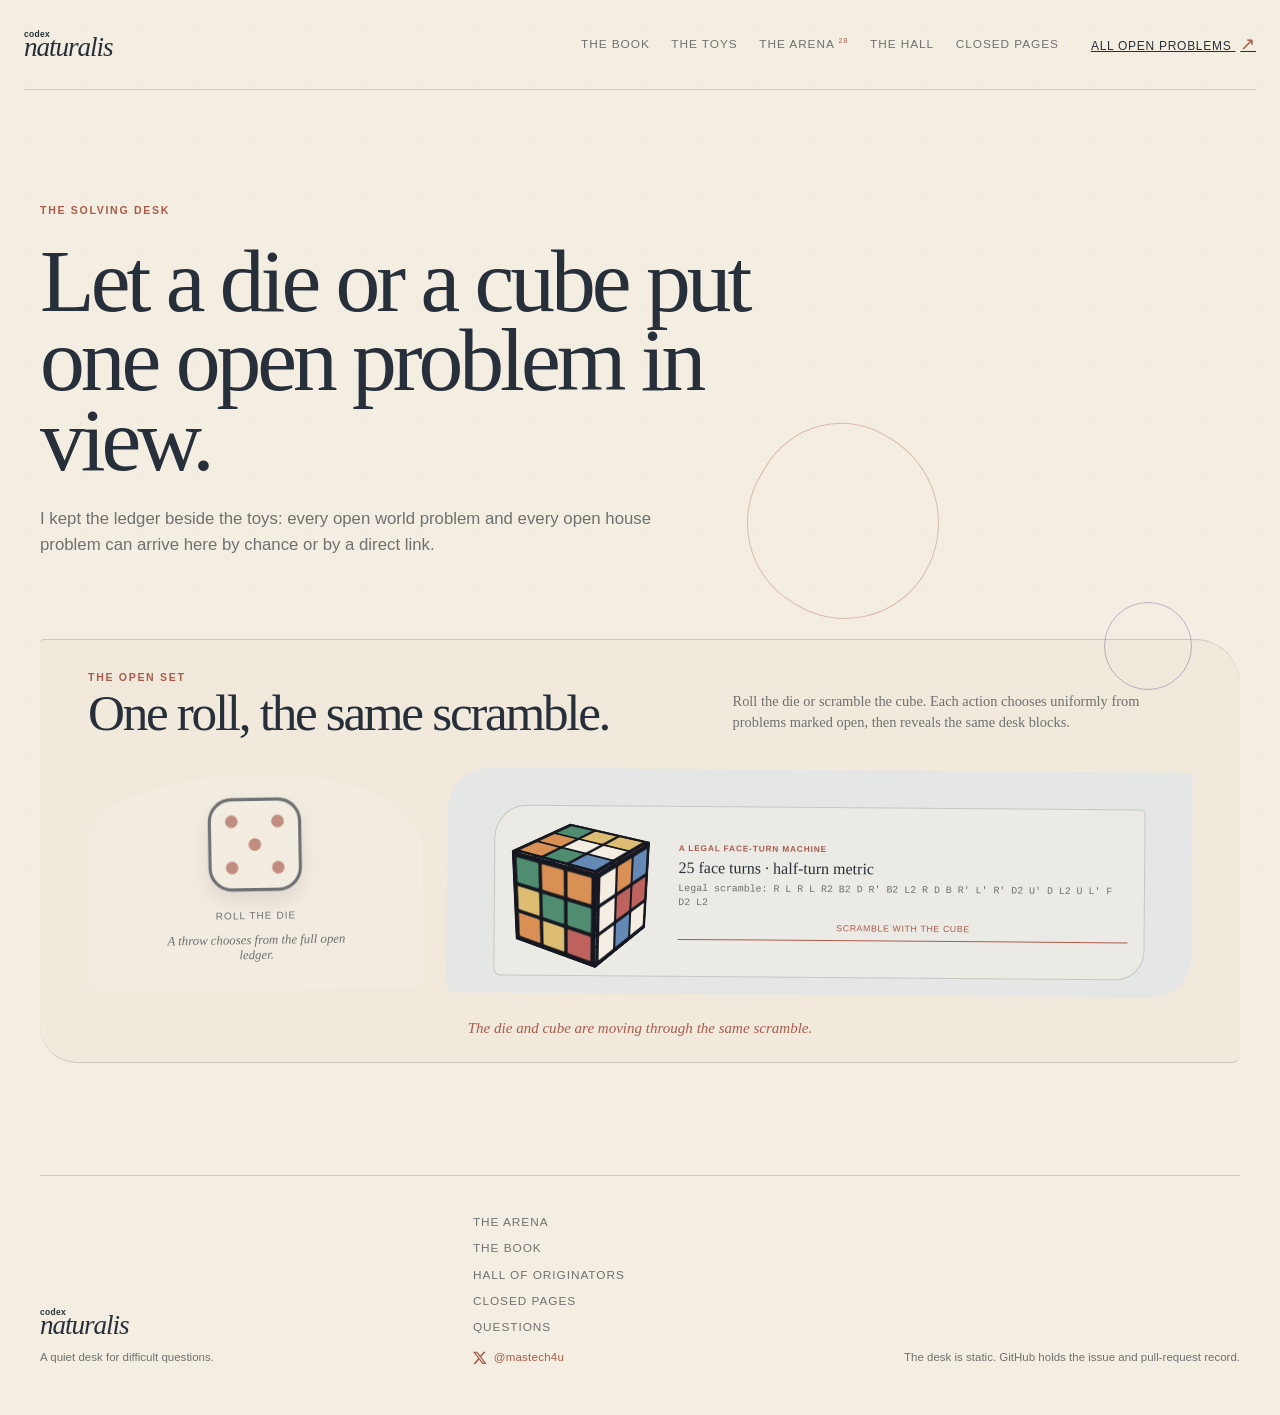
<file: site/solve.html>
<!doctype html>
<html lang="en">
<head>
  <meta charset="utf-8">
  <meta name="viewport" content="width=device-width, initial-scale=1">
  <meta name="theme-color" content="#151821">
  <script>
    const phoneDesktopMode = navigator.userAgentData?.mobile
      || /Android.+Mobile|iPhone|iPod|Windows Phone/i.test(navigator.userAgent)
      || (window.matchMedia("(pointer: coarse)").matches && Math.min(screen.width, screen.height) <= 600);
    if (phoneDesktopMode) document.querySelector('meta[name="viewport"]').setAttribute("content", "width=1200");
  </script>
  <meta name="description" content="A static solving desk that chooses from every open Codex Naturalis problem and prepares a ledger issue.">
  <meta property="og:type" content="website">
  <meta property="og:site_name" content="Codex Naturalis">
  <meta property="og:title" content="The solving desk; Codex Naturalis">
  <meta property="og:description" content="A static solving desk that chooses from every open Codex Naturalis problem and prepares a ledger issue.">
  <meta property="og:url" content="https://naturaliis.vercel.app/solve">
  <meta property="og:image" content="https://naturaliis.vercel.app/assets/og.png">
  <meta property="og:image:width" content="1200">
  <meta property="og:image:height" content="630">
  <meta name="twitter:card" content="summary_large_image">
  <meta name="twitter:site" content="@mastech4u">
  <meta name="twitter:title" content="The solving desk; Codex Naturalis">
  <meta name="twitter:description" content="A static solving desk that chooses from every open Codex Naturalis problem and prepares a ledger issue.">
  <meta name="twitter:image" content="https://naturaliis.vercel.app/assets/og.png">
  <title>The solving desk; Codex Naturalis</title>
  <link rel="icon" type="image/svg+xml" href="assets/favicon.svg">
  <link rel="stylesheet" href="assets/styles.css">
  <script src="assets/app.js" defer></script>
</head>
<body data-page="solve">
  <a class="skip-link" href="#desk-selection">Skip to the problem selector</a>
  <header class="site-header">
    <a class="wordmark" href="index.html" aria-label="Codex Naturalis home"><span>codex</span><i>naturalis</i></a>
    <nav class="site-nav" aria-label="Main navigation">
      <a href="index.html">The book</a>
      <a href="toys.html">The toys</a>
      <a href="problems.html">The arena <sup>28</sup></a>
      <a href="humans.html">The hall</a>
      <a href="solved.html">Closed pages</a>
    </nav>
    <a class="random-button" href="problems.html">All open problems <span aria-hidden="true">↗</span></a>
  </header>

  <main id="solve" class="page-width solve-page">
    <section class="page-hero solve-hero" aria-labelledby="solve-title">
      <p class="eyebrow">The solving desk</p>
      <h1 id="solve-title">Let a die or a cube put one open problem in view.</h1>
      <p>I kept the ledger beside the toys: every open world problem and every open house problem can arrive here by chance or by a direct link.</p>
    </section>

    <section class="desk-selector" id="desk-selection" aria-labelledby="selector-title">
      <div class="desk-selector-heading">
        <div><span class="section-kicker">The open set</span><h2 id="selector-title">One roll, the same scramble.</h2></div>
        <p>Roll the die or scramble the cube. Each action chooses uniformly from problems marked open, then reveals the same desk blocks.</p>
      </div>
      <div class="desk-roll-stage" id="desk-roll-stage">
        <div class="desk-die-pedestal">
          <button class="desk-die-button" id="roll-die" type="button" aria-label="Roll the die to choose an open problem">
            <svg class="desk-die" viewBox="0 0 100 100" role="img" aria-label="A six-sided die">
              <rect x="7" y="7" width="86" height="86" rx="21" fill="#f4eee2" stroke="#27303a" stroke-width="3"></rect>
              <circle class="die-pip pip-one" cx="28" cy="28" r="6" fill="#a85c4c"></circle>
              <circle class="die-pip pip-two" cx="72" cy="28" r="6" fill="#a85c4c"></circle>
              <circle class="die-pip pip-three" cx="28" cy="50" r="6" fill="#a85c4c"></circle>
              <circle class="die-pip pip-four" cx="72" cy="50" r="6" fill="#a85c4c"></circle>
              <circle class="die-pip pip-five" cx="28" cy="72" r="6" fill="#a85c4c"></circle>
              <circle class="die-pip pip-six" cx="72" cy="72" r="6" fill="#a85c4c"></circle>
              <circle class="die-pip pip-center" cx="50" cy="50" r="6" fill="#a85c4c"></circle>
            </svg>
            <span>Roll the die</span>
          </button>
          <p>A throw chooses from the full open ledger.</p>
        </div>
        <div class="desk-cube-pedestal" id="desk-cube-mount"></div>
      </div>
      <p class="desk-roll-status" id="desk-roll-status" aria-live="polite">Preparing a random open problem.</p>
    </section>

    <div class="desk-result" id="desk-result" hidden>
      <p class="desk-result-label" id="desk-result-label">The desk is open.</p>
      <div class="desk-blocks" id="desk-blocks" aria-live="polite">
        <section class="desk-block desk-problem-block" id="desk-problem-block" aria-labelledby="desk-problem-title"></section>
        <section class="desk-block desk-definitions-block" id="desk-definitions-block" aria-labelledby="desk-definitions-title"></section>
        <section class="desk-block desk-plates-block" id="desk-plates-block" aria-labelledby="desk-plates-title"></section>
        <section class="desk-block desk-machines-block" id="desk-machines-block" aria-labelledby="desk-machines-title"></section>
        <section class="desk-block desk-attempts-block" id="desk-attempts-block" aria-labelledby="desk-attempts-title"></section>
      </div>

      <section class="desk-submission" id="attempt" aria-labelledby="attempt-title">
        <div class="desk-submission-heading">
          <div><p class="eyebrow">The ledger door</p><h2 id="attempt-title">Bring an attempt to the record.</h2></div>
          <span class="desk-ledger-mark">PR →</span>
        </div>
        <p class="desk-submission-intro">Enter a name, a one-line claim, and a link to the work. The form composes a GitHub issue with the problem id and today's date.</p>
        <form id="attempt-form" class="desk-attempt-form">
          <label for="attempt-name">Name</label>
          <input id="attempt-name" name="name" type="text" autocomplete="name" maxlength="100" required>
          <label for="attempt-claim">One-line claim</label>
          <input id="attempt-claim" name="claim" type="text" maxlength="180" required>
          <label for="attempt-link">Work link</label>
          <input id="attempt-link" name="link" type="url" inputmode="url" placeholder="https://" required>
          <button class="button button-fill" type="submit">Open the prefilled GitHub issue <span aria-hidden="true">↗</span></button>
        </form>
        <div class="desk-static-note">
          <p><strong>This is a static site.</strong> The desk receives and stores no submission. The form opens GitHub; an attempt appears in the ledger only after its ledger pull request is reviewed and merged.</p>
          <p>The verification ladder remains <span>Attempted → Under review → Verified</span>, or <span>Withdrawn</span>. Verification requires a published peer-reviewed result or a checked formal proof.</p>
        </div>
      </section>
    </div>
  </main>

  <footer class="site-footer page-width">
    <div><a class="wordmark" href="index.html"><span>codex</span><i>naturalis</i></a><p>A quiet desk for difficult questions.</p></div>
    <div class="footer-links"><a href="problems.html">The arena</a><a href="index.html">The book</a><a href="humans.html">Hall of originators</a><a href="solved.html">Closed pages</a><a href="https://github.com/Mascottz/Codex-Naturalis/discussions" target="_blank" rel="noreferrer noopener">Questions</a><a class="footer-social-link" href="https://x.com/mastech4u" target="_blank" rel="me noopener noreferrer" aria-label="X profile: @mastech4u"><svg viewBox="0 0 24 24" aria-hidden="true" focusable="false"><path d="M18.901 1.153h3.68l-8.04 9.19 9.46 12.504h-7.406l-5.8-7.584-6.636 7.584H.475l8.6-9.83L0 1.153h7.594l5.243 6.932zm-1.292 19.49h2.039L6.486 3.241H4.298z"/></svg><span>@mastech4u</span></a></div>
    <p class="footer-sources">The desk is static. GitHub holds the issue and pull-request record.</p>
  </footer>
</body>
</html>
</file>
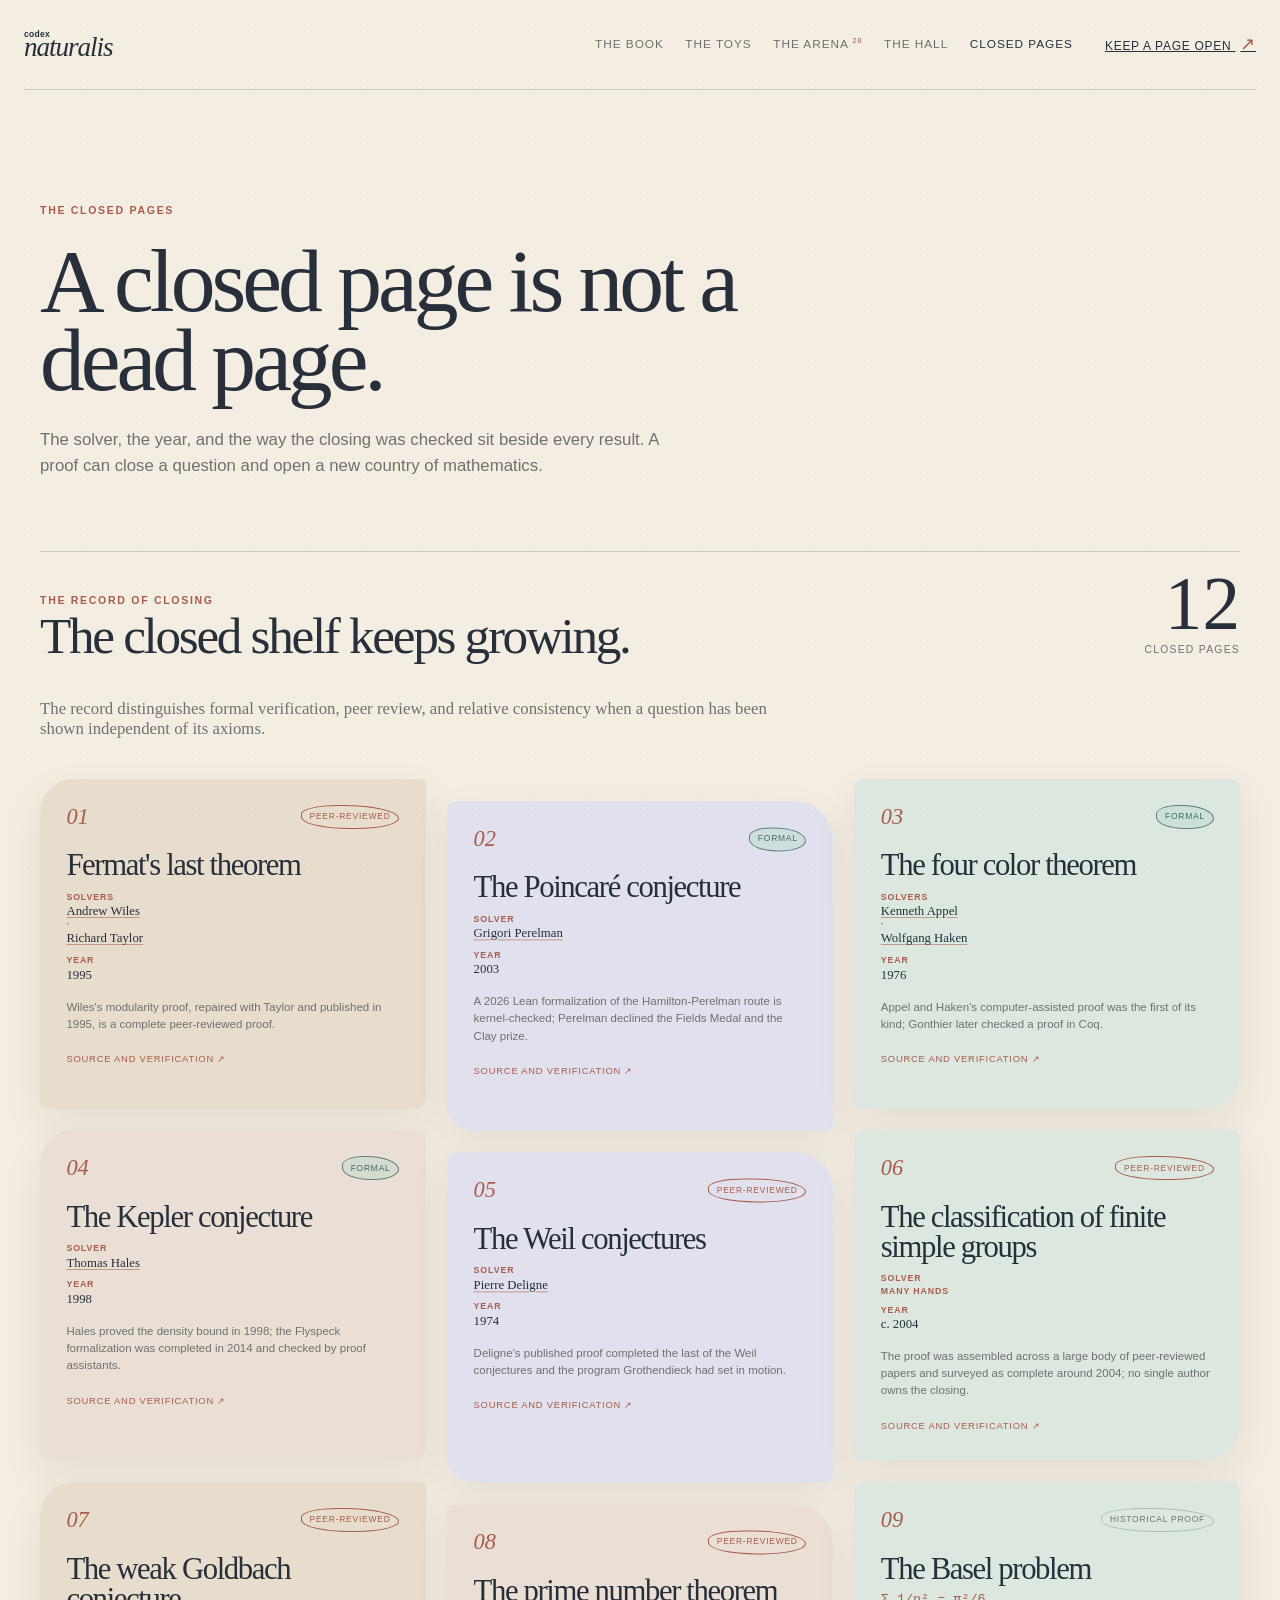
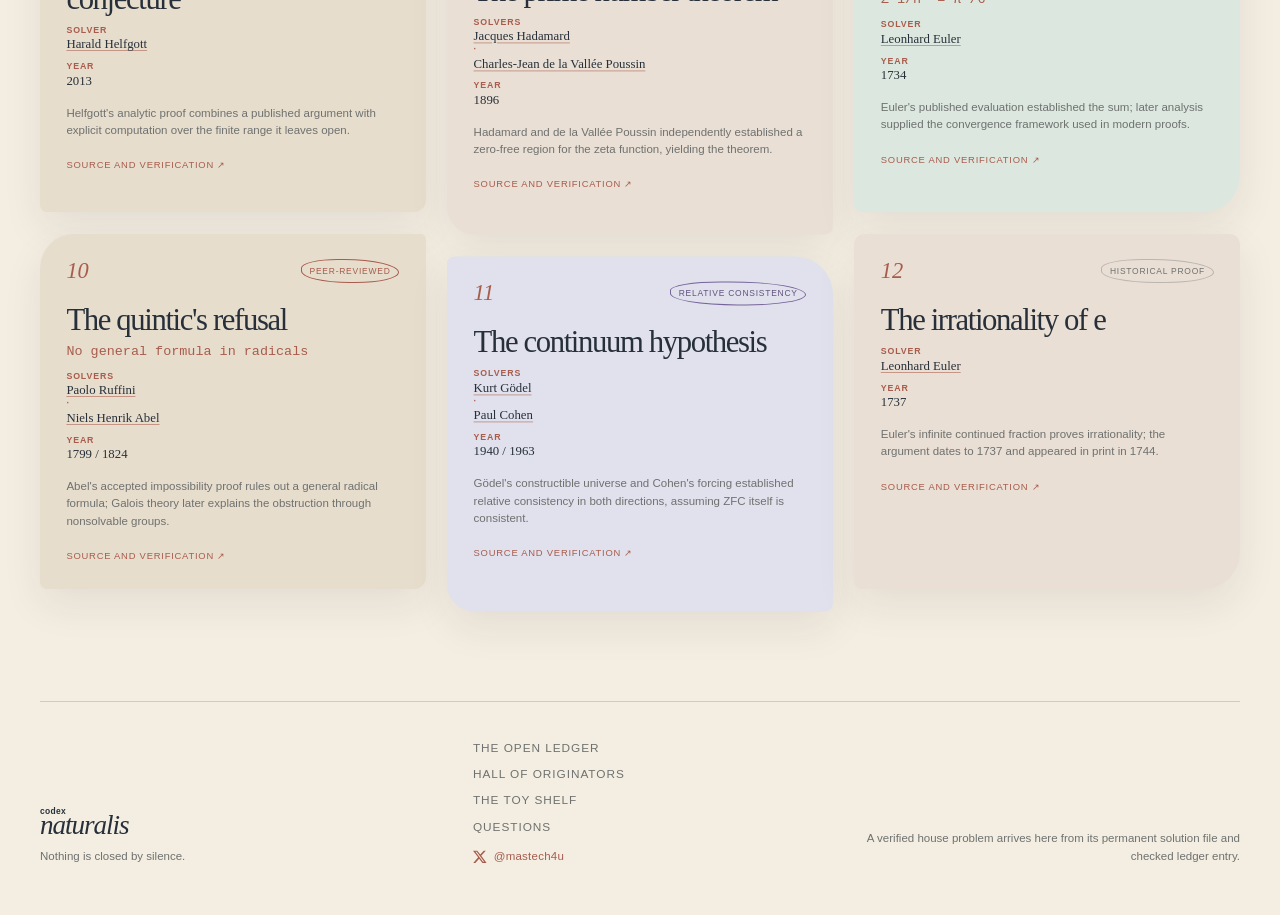
<file: site/solved.html>
<!doctype html>
<html lang="en">
<head>
  <meta charset="utf-8">
  <meta name="viewport" content="width=device-width, initial-scale=1">
  <meta name="theme-color" content="#151821">
  <script>
    const phoneDesktopMode = navigator.userAgentData?.mobile
      || /Android.+Mobile|iPhone|iPod|Windows Phone/i.test(navigator.userAgent)
      || (window.matchMedia("(pointer: coarse)").matches && Math.min(screen.width, screen.height) <= 600);
    if (phoneDesktopMode) document.querySelector('meta[name="viewport"]').setAttribute("content", "width=1200");
  </script>
  <meta name="description" content="Closed pages in Codex Naturalis; problems with a solver, a year, and an honest account of verification.">
  <meta property="og:type" content="website">
  <meta property="og:site_name" content="Codex Naturalis">
  <meta property="og:title" content="The closed pages; Codex Naturalis">
  <meta property="og:description" content="Closed pages in Codex Naturalis; problems with a solver, a year, and an honest account of verification.">
  <meta property="og:url" content="https://naturaliis.vercel.app/solved">
  <meta property="og:image" content="https://naturaliis.vercel.app/assets/og.png">
  <meta property="og:image:width" content="1200">
  <meta property="og:image:height" content="630">
  <meta name="twitter:card" content="summary_large_image">
  <meta name="twitter:site" content="@mastech4u">
  <meta name="twitter:title" content="The closed pages; Codex Naturalis">
  <meta name="twitter:description" content="Closed pages in Codex Naturalis; problems with a solver, a year, and an honest account of verification.">
  <meta name="twitter:image" content="https://naturaliis.vercel.app/assets/og.png">
  <title>The closed pages; Codex Naturalis</title>
  <link rel="icon" type="image/svg+xml" href="assets/favicon.svg">
  <link rel="stylesheet" href="assets/styles.css">
  <script src="assets/app.js" defer></script>
</head>
<body data-page="solved">
  <a class="skip-link" href="#closed-pages">Skip to the closed pages</a>
  <header class="site-header">
    <a class="wordmark" href="index.html" aria-label="Codex Naturalis home"><span>codex</span><i>naturalis</i></a>
    <nav class="site-nav" aria-label="Main navigation">
      <a href="index.html">The book</a>
      <a href="toys.html">The toys</a>
      <a href="problems.html">The arena <sup>28</sup></a>
      <a href="humans.html">The hall</a>
      <a class="active" href="solved.html">Closed pages</a>

    </nav>
    <a class="random-button" href="problems.html">Keep a page open <span aria-hidden="true">↗</span></a>
  </header>

  <main id="closed-pages" class="page-width">
    <section class="page-hero solved-hero">
      <p class="eyebrow">The closed pages</p>
      <h1>A closed page is not a dead page.</h1>
      <p>The solver, the year, and the way the closing was checked sit beside every result. A proof can close a question and open a new country of mathematics.</p>
    </section>

    <section class="solved-band">
      <div><span class="section-kicker">The record of closing</span><h2>The closed shelf keeps growing.</h2></div>
      <div class="counter"><strong id="solved-count">12</strong><span>closed pages</span></div>
    </section>

    <p class="solved-note">The record distinguishes formal verification, peer review, and relative consistency when a question has been shown independent of its axioms.</p>
    <section class="solved-grid" id="solved-list" aria-live="polite" aria-label="Solved mathematical problems"></section>
  </main>

  <footer class="site-footer page-width">
    <div><a class="wordmark" href="index.html"><span>codex</span><i>naturalis</i></a><p>Nothing is closed by silence.</p></div>
    <div class="footer-links"><a href="problems.html">The open ledger</a><a href="humans.html">Hall of originators</a><a href="toys.html">The toy shelf</a><a href="https://github.com/Mascottz/Codex-Naturalis/discussions" target="_blank" rel="noreferrer noopener">Questions</a><a class="footer-social-link" href="https://x.com/mastech4u" target="_blank" rel="me noopener noreferrer" aria-label="X profile: @mastech4u"><svg viewBox="0 0 24 24" aria-hidden="true" focusable="false"><path d="M18.901 1.153h3.68l-8.04 9.19 9.46 12.504h-7.406l-5.8-7.584-6.636 7.584H.475l8.6-9.83L0 1.153h7.594l5.243 6.932zm-1.292 19.49h2.039L6.486 3.241H4.298z"/></svg><span>@mastech4u</span></a></div>
    <p class="footer-sources">A verified house problem arrives here from its permanent solution file and checked ledger entry.</p>
  </footer>
</body>
</html>
</file>
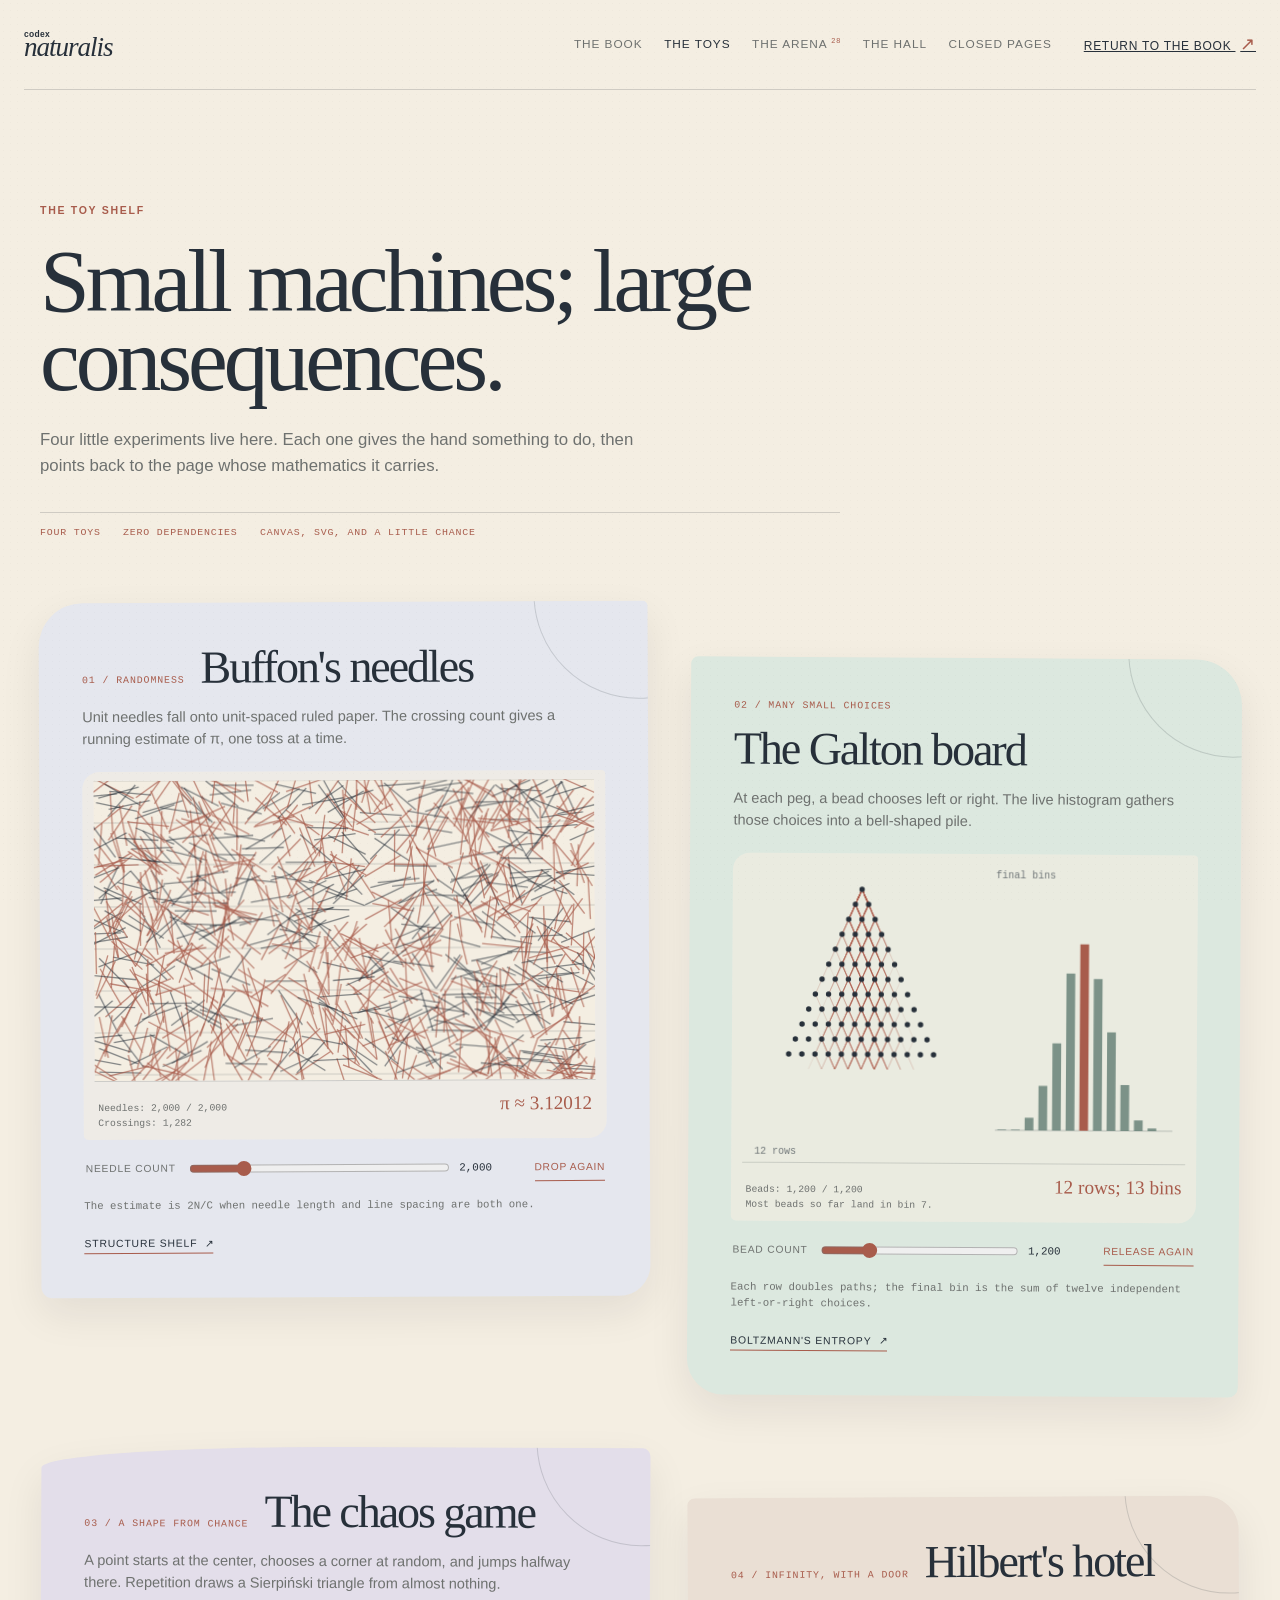
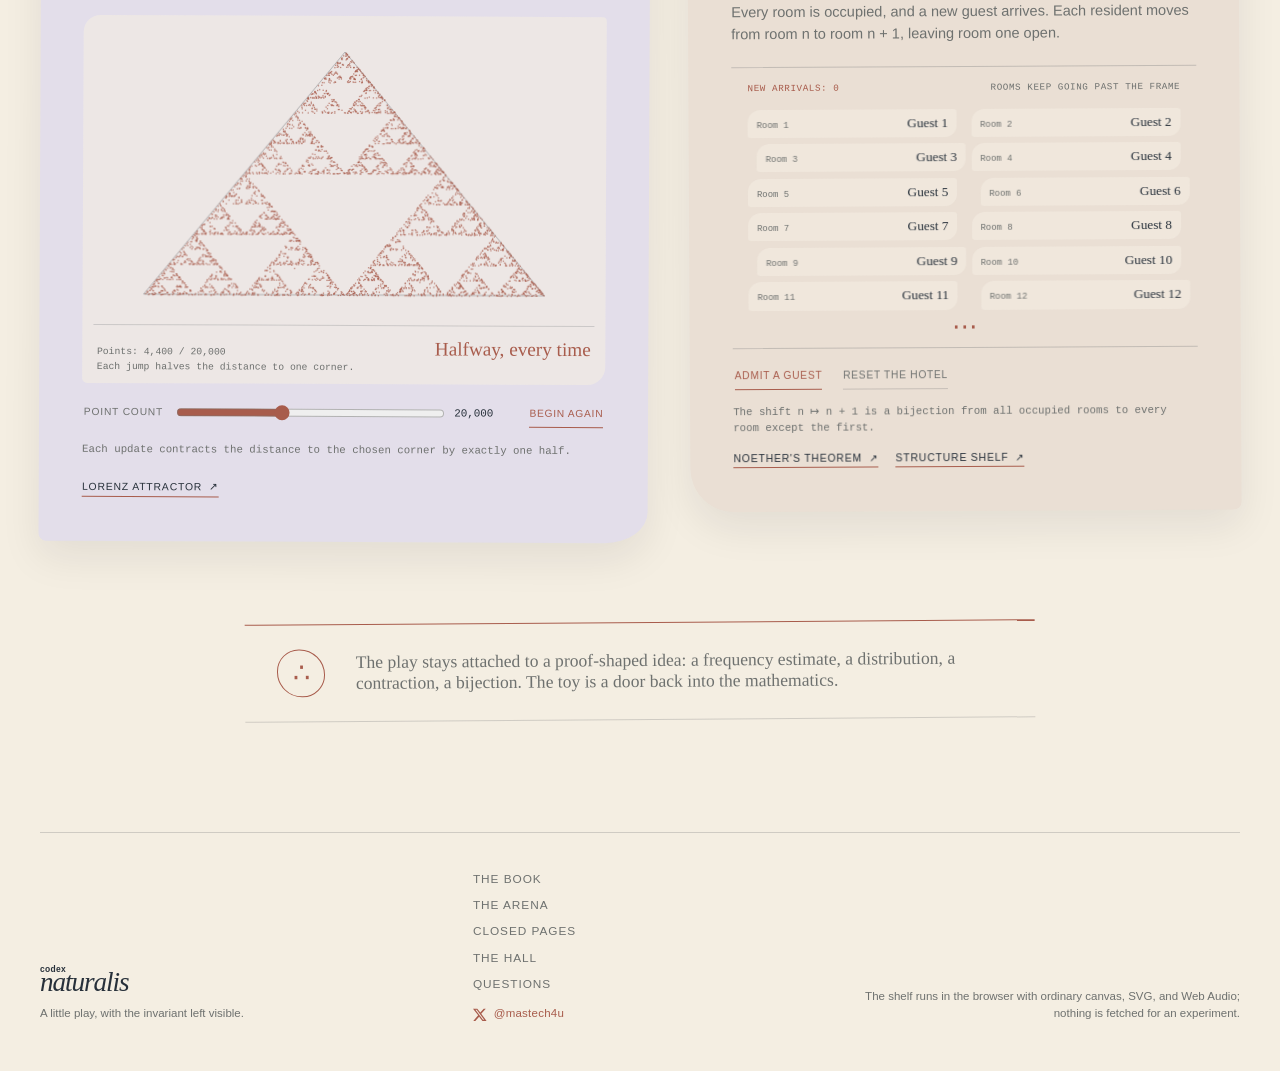
<file: site/toys.html>
<!doctype html>
<html lang="en">
<head>
  <meta charset="utf-8">
  <meta name="viewport" content="width=device-width, initial-scale=1">
  <meta name="theme-color" content="#151821">
  <script>
    const phoneDesktopMode = navigator.userAgentData?.mobile
      || /Android.+Mobile|iPhone|iPod|Windows Phone/i.test(navigator.userAgent)
      || (window.matchMedia("(pointer: coarse)").matches && Math.min(screen.width, screen.height) <= 600);
    if (phoneDesktopMode) document.querySelector('meta[name="viewport"]').setAttribute("content", "width=1200");
  </script>
  <meta name="description" content="Four small mathematical toys in Codex Naturalis; each one carries a useful idea back to the book.">
  <meta property="og:type" content="website">
  <meta property="og:site_name" content="Codex Naturalis">
  <meta property="og:title" content="The toy shelf; Codex Naturalis">
  <meta property="og:description" content="Four small mathematical toys in Codex Naturalis; each one carries a useful idea back to the book.">
  <meta property="og:url" content="https://naturaliis.vercel.app/toys">
  <meta property="og:image" content="https://naturaliis.vercel.app/assets/og.png">
  <meta property="og:image:width" content="1200">
  <meta property="og:image:height" content="630">
  <meta name="twitter:card" content="summary_large_image">
  <meta name="twitter:site" content="@mastech4u">
  <meta name="twitter:title" content="The toy shelf; Codex Naturalis">
  <meta name="twitter:description" content="Four small mathematical toys in Codex Naturalis; each one carries a useful idea back to the book.">
  <meta name="twitter:image" content="https://naturaliis.vercel.app/assets/og.png">
  <title>The toy shelf; Codex Naturalis</title>
  <link rel="icon" type="image/svg+xml" href="assets/favicon.svg">
  <link rel="stylesheet" href="assets/styles.css">
  <script src="assets/app.js" defer></script>
</head>
<body data-page="toys">
  <a class="skip-link" href="#toy-shelf">Skip to the toy shelf</a>
  <header class="site-header">
    <a class="wordmark" href="index.html" aria-label="Codex Naturalis home"><span>codex</span><i>naturalis</i></a>
    <nav class="site-nav" aria-label="Main navigation">
      <a href="index.html">The book</a>
      <a class="active" href="toys.html">The toys</a>
      <a href="problems.html">The arena <sup>28</sup></a>
      <a href="humans.html">The hall</a>
      <a href="solved.html">Closed pages</a>
    </nav>
    <a class="random-button" href="index.html">Return to the book <span aria-hidden="true">↗</span></a>
  </header>

  <main id="toy-shelf" class="page-width">
    <section class="page-hero toy-hero">
      <p class="eyebrow">The toy shelf</p>
      <h1>Small machines; large consequences.</h1>
      <p>Four little experiments live here. Each one gives the hand something to do, then points back to the page whose mathematics it carries.</p>
      <div class="toy-hero-line"><span>Four toys</span><span>Zero dependencies</span><span>Canvas, SVG, and a little chance</span></div>
    </section>

    <section class="toy-shelf-grid" aria-label="Mathematical toys">
      <article class="toy-card toy-buffon" id="buffon-needles">
        <div class="toy-heading"><span class="toy-number">01 / Randomness</span><h2>Buffon's needles</h2></div>
        <p class="toy-intro">Unit needles fall onto unit-spaced ruled paper. The crossing count gives a running estimate of π, one toss at a time.</p>
        <div class="toy-stage buffon-stage">
          <canvas id="buffon-canvas" class="toy-canvas" aria-label="Random unit-length needles falling across horizontal ruled lines"></canvas>
          <div class="toy-readout" aria-live="polite"><span id="buffon-progress">Needles: 0 / 2,000</span><strong id="buffon-estimate">π ≈ waiting</strong><small id="buffon-crossings">Crossings: 0</small></div>
        </div>
        <div class="toy-controls">
          <label for="buffon-count">Needle count</label>
          <input id="buffon-count" type="range" min="100" max="10000" step="100" value="2000">
          <output id="buffon-count-value" for="buffon-count">2,000</output>
          <button class="toy-button" id="buffon-run" type="button">Drop again</button>
        </div>
        <p class="toy-invariant">The estimate is 2N/C when needle length and line spacing are both one.</p>
        <a class="toy-entry-link" href="index.html#structure">Structure shelf <span aria-hidden="true">↗</span></a>
      </article>

      <article class="toy-card toy-galton" id="galton-board">
        <div class="toy-heading"><span class="toy-number">02 / Many small choices</span><h2>The Galton board</h2></div>
        <p class="toy-intro">At each peg, a bead chooses left or right. The live histogram gathers those choices into a bell-shaped pile.</p>
        <div class="toy-stage galton-stage">
          <canvas id="galton-canvas" class="toy-canvas" aria-label="A Galton board with pegs and a live bead-count histogram"></canvas>
          <div class="toy-readout" aria-live="polite"><span id="galton-progress">Beads: 0 / 1,200</span><strong id="galton-spread">12 rows; 13 bins</strong><small id="galton-most-common">The bins are waiting.</small></div>
        </div>
        <div class="toy-controls">
          <label for="galton-count">Bead count</label>
          <input id="galton-count" type="range" min="100" max="5000" step="100" value="1200">
          <output id="galton-count-value" for="galton-count">1,200</output>
          <button class="toy-button" id="galton-run" type="button">Release again</button>
        </div>
        <p class="toy-invariant">Each row doubles paths; the final bin is the sum of twelve independent left-or-right choices.</p>
        <a class="toy-entry-link" href="index.html#boltzmann-entropy">Boltzmann's entropy <span aria-hidden="true">↗</span></a>
      </article>

      <article class="toy-card toy-chaos" id="chaos-game">
        <div class="toy-heading"><span class="toy-number">03 / A shape from chance</span><h2>The chaos game</h2></div>
        <p class="toy-intro">A point starts at the center, chooses a corner at random, and jumps halfway there. Repetition draws a Sierpiński triangle from almost nothing.</p>
        <div class="toy-stage chaos-stage">
          <canvas id="chaos-canvas" class="toy-canvas" aria-label="The chaos game drawing a Sierpiński triangle point by point"></canvas>
          <div class="toy-readout" aria-live="polite"><span id="chaos-progress">Points: 0 / 20,000</span><strong>Halfway, every time</strong><small id="chaos-invariant">Each jump halves the distance to one corner.</small></div>
        </div>
        <div class="toy-controls">
          <label for="chaos-count">Point count</label>
          <input id="chaos-count" type="range" min="1000" max="50000" step="1000" value="20000">
          <output id="chaos-count-value" for="chaos-count">20,000</output>
          <button class="toy-button" id="chaos-run" type="button">Begin again</button>
        </div>
        <p class="toy-invariant">Each update contracts the distance to the chosen corner by exactly one half.</p>
        <a class="toy-entry-link" href="index.html#lorenz-attractor">Lorenz attractor <span aria-hidden="true">↗</span></a>
      </article>

      <article class="toy-card toy-hotel" id="hilbert-hotel">
        <div class="toy-heading"><span class="toy-number">04 / Infinity, with a door</span><h2>Hilbert's hotel</h2></div>
        <p class="toy-intro">Every room is occupied, and a new guest arrives. Each resident moves from room n to room n + 1, leaving room one open.</p>
        <div class="hotel-stage">
          <div class="hotel-caption"><span id="hotel-arrivals">New arrivals: 0</span><span>Rooms keep going past the frame</span></div>
          <ol class="hotel-rooms" id="hotel-rooms" aria-live="polite"></ol>
          <p class="hotel-ellipsis" aria-hidden="true">⋯</p>
        </div>
        <div class="hotel-controls">
          <button class="toy-button" id="hotel-arrive" type="button">Admit a guest</button>
          <button class="toy-button quiet-toy-button" id="hotel-reset" type="button">Reset the hotel</button>
        </div>
        <p class="toy-invariant">The shift n ↦ n + 1 is a bijection from all occupied rooms to every room except the first.</p>
        <div class="toy-entry-links"><a class="toy-entry-link" href="index.html#noether-theorem">Noether's theorem <span aria-hidden="true">↗</span></a><a class="toy-entry-link" href="index.html#structure">Structure shelf <span aria-hidden="true">↗</span></a></div>
      </article>
    </section>

    <aside class="toy-colophon">
      <span class="toy-colophon-mark">∴</span>
      <p>The play stays attached to a proof-shaped idea: a frequency estimate, a distribution, a contraction, a bijection. The toy is a door back into the mathematics.</p>
    </aside>
  </main>

  <footer class="site-footer page-width">
    <div><a class="wordmark" href="index.html"><span>codex</span><i>naturalis</i></a><p>A little play, with the invariant left visible.</p></div>
    <div class="footer-links"><a href="index.html">The book</a><a href="problems.html">The arena</a><a href="solved.html">Closed pages</a><a href="humans.html">The hall</a><a href="https://github.com/Mascottz/Codex-Naturalis/discussions" target="_blank" rel="noreferrer noopener">Questions</a><a class="footer-social-link" href="https://x.com/mastech4u" target="_blank" rel="me noopener noreferrer" aria-label="X profile: @mastech4u"><svg viewBox="0 0 24 24" aria-hidden="true" focusable="false"><path d="M18.901 1.153h3.68l-8.04 9.19 9.46 12.504h-7.406l-5.8-7.584-6.636 7.584H.475l8.6-9.83L0 1.153h7.594l5.243 6.932zm-1.292 19.49h2.039L6.486 3.241H4.298z"/></svg><span>@mastech4u</span></a></div>
    <p class="footer-sources">The shelf runs in the browser with ordinary canvas, SVG, and Web Audio; nothing is fetched for an experiment.</p>
  </footer>
</body>
</html>
</file>
<file: site/assets/styles.css>
/* small machines; the visual instrument. it gives the book a surface that feels made, not templated. */

:root {
  --night: #151821;
  --night-soft: #242936;
  --paper: #f4eee2;
  --paper-deep: #e7ddcd;
  --ink: #27303a;
  --muted: #6e716f;
  --line: rgba(39, 48, 58, .18);
  --coral: #d7856f;
  --coral-dark: #a85c4c;
  --lilac: #b9a9dc;
  --mint: #a9d4c8;
  --mustard: #ddbd72;
  --sky-wash: #dfe6ed;
  --display: "Baskerville", "Iowan Old Style", "Palatino Linotype", Georgia, serif;
  --body: "Avenir Next", "Segoe UI", Helvetica, sans-serif;
  --mono: "SFMono-Regular", Consolas, "Liberation Mono", monospace;
  --measure: 1200px;
  --shadow: 0 16px 40px rgba(24, 27, 36, .08);
}

* { box-sizing: border-box; }
html { scroll-behavior: smooth; }
body { margin: 0; color: var(--ink); background: var(--paper); font-family: var(--body); font-size: 16px; line-height: 1.55; }
body::before { content: ""; position: fixed; inset: 0; pointer-events: none; opacity: .22; z-index: 10; background-image: radial-gradient(rgba(21, 24, 33, .1) .55px, transparent .55px); background-size: 7px 7px; mix-blend-mode: multiply; }
a { color: inherit; }
button, input { font: inherit; }
button { cursor: pointer; }
.skip-link { position: fixed; left: 1rem; top: -5rem; z-index: 50; background: var(--coral); color: var(--night); padding: .6rem 1rem; }
.skip-link:focus { top: 1rem; }
.page-width { width: min(calc(100% - 3rem), var(--measure)); margin-inline: auto; }

.site-header { width: min(calc(100% - 3rem), 1320px); margin: 0 auto; min-height: 90px; display: flex; align-items: center; justify-content: space-between; gap: 2rem; border-bottom: 1px solid var(--line); }
.wordmark { display: inline-flex; flex-direction: column; text-decoration: none; text-transform: lowercase; font-family: var(--display); font-size: 1.7rem; line-height: .76; letter-spacing: -.04em; }
.wordmark span { letter-spacing: .04em; font-family: var(--body); font-size: .53rem; font-weight: 700; }
.wordmark i { font-style: italic; }
.site-nav { display: flex; align-items: center; gap: 1.35rem; margin-left: auto; }
.site-nav a, .footer-links a { color: var(--muted); text-decoration: none; font-size: .74rem; letter-spacing: .08em; text-transform: uppercase; }
.site-nav a:hover, .site-nav a.active, .footer-links a:hover { color: var(--ink); }
.site-nav sup { color: var(--coral-dark); font-size: .62em; }
.random-button { color: var(--ink); border: 0; background: transparent; font-size: .75rem; letter-spacing: .06em; text-transform: uppercase; padding: .65rem 0; }
.random-button span { color: var(--coral-dark); font-size: 1.1rem; padding-left: .3rem; }

.hero { min-height: 690px; display: grid; grid-template-columns: minmax(0, 1.07fr) minmax(300px, .93fr); align-items: center; gap: 5vw; padding-block: 6rem 5rem; }
.eyebrow, .section-kicker { margin: 0 0 1.4rem; text-transform: uppercase; letter-spacing: .16em; font-size: .66rem; font-weight: 700; color: var(--coral-dark); }
h1, h2, h3, p { margin-top: 0; }
h1, h2, h3 { font-family: var(--display); font-weight: 400; letter-spacing: -.045em; }
h1 { max-width: 700px; margin-bottom: 1.65rem; font-size: clamp(3.8rem, 7.2vw, 7.3rem); line-height: .89; }
h2 { font-size: clamp(2.3rem, 4vw, 4.8rem); line-height: .94; }
.hero-intro { max-width: 560px; color: var(--muted); font-size: 1.04rem; }
.hero-actions { display: flex; align-items: center; flex-wrap: wrap; gap: 1.2rem; margin: 2.4rem 0 3.7rem; }
.button { display: inline-flex; align-items: center; gap: .75rem; padding: .85rem 1.15rem; text-decoration: none; text-transform: uppercase; letter-spacing: .1em; font-size: .66rem; font-weight: 700; transition: transform .2s ease, background .2s ease; }
.button:hover { transform: translateY(-2px); }
.button-fill { background: var(--night); color: var(--paper); }
.button-line { border: 1px solid currentColor; }
.quiet-link { color: var(--muted); text-decoration: none; font-size: .77rem; }
.quiet-link:hover { color: var(--coral-dark); }
.galileo { max-width: 480px; padding-left: 1rem; border-left: 2px solid var(--coral); color: var(--muted); font-family: var(--display); font-size: .97rem; }
.galileo span { display: block; color: var(--ink); font: 700 .64rem var(--body); letter-spacing: .12em; text-transform: uppercase; margin-bottom: .4rem; }
.galileo q { quotes: "“" "”"; }

.hero-instrument { position: relative; justify-self: center; width: min(40vw, 430px); aspect-ratio: 1; border: 1px solid rgba(39,48,58,.3); border-radius: 49% 51% 44% 56% / 56% 44% 54% 46%; transform: rotate(-9deg); background: radial-gradient(circle at 40% 40%, rgba(185,169,220,.6), transparent 25%), radial-gradient(circle at 70% 65%, rgba(169,212,200,.55), transparent 32%), var(--paper-deep); }
.hero-instrument::after { content: ""; position: absolute; inset: 11%; border: 1px solid rgba(39,48,58,.24); border-radius: 50%; }
.instrument-ring { position: absolute; inset: 18%; border: 1px solid rgba(39,48,58,.3); border-radius: 48% 52% 50% 50%; }
.ring-one { transform: rotate(29deg) scaleY(.66); }
.ring-two { transform: rotate(-38deg) scaleY(.66); }
.ring-three { inset: 30%; border-color: rgba(168,92,76,.5); transform: rotate(77deg) scaleY(.72); }
.instrument-point { position: absolute; width: 8px; height: 8px; background: var(--coral); border-radius: 50%; }
.point-one { top: 20%; left: 27%; }.point-two { right: 24%; top: 32%; background: var(--lilac); }.point-three { bottom: 19%; left: 44%; background: var(--mint); }
.instrument-center { position: absolute; left: 50%; top: 50%; transform: translate(-50%, -50%) rotate(9deg); font: italic 4rem var(--display); color: var(--night); }
.instrument-label { position: absolute; font: .62rem var(--mono); color: var(--muted); transform: rotate(9deg); }.label-a { left: 12%; top: 49%; }.label-b { right: 13%; bottom: 24%; }.label-c { top: 15%; right: 24%; }

.book-intro { display: flex; align-items: flex-end; justify-content: space-between; border-top: 1px solid var(--line); padding-block: 1.6rem 2.3rem; }
.book-intro p { margin: 0; font-family: var(--display); font-size: 1.6rem; }
.index-stats { display: flex; align-items: baseline; gap: .55rem; color: var(--muted); font-size: .63rem; letter-spacing: .1em; text-transform: uppercase; white-space: nowrap; }
.index-stats strong { color: var(--ink); font: 2.5rem var(--display); letter-spacing: -.06em; }
.index-stats span { margin-right: .6rem; }

.entries { padding-bottom: 8rem; }
.domain-divider { display: flex; align-items: baseline; gap: 1rem; padding-top: 4rem; margin-bottom: 1.8rem; border-top: 1px solid var(--line); }
.domain-divider:first-child { border-top: 0; padding-top: 1rem; }
.domain-divider h2 { margin: 0; font-size: clamp(3rem, 6vw, 6.2rem); }
.domain-number { margin-left: auto; color: var(--coral-dark); font: italic 1rem var(--display); }
.entry-plate { --plate: var(--sky-wash); position: relative; display: grid; grid-template-columns: minmax(210px, .74fr) minmax(0, 1.26fr); min-height: 470px; margin-bottom: 3.8rem; padding: clamp(1.7rem, 4vw, 3.8rem); gap: clamp(2rem, 5vw, 6rem); background: var(--plate); box-shadow: var(--shadow); overflow: hidden; clip-path: polygon(0 3%, 2% 0, 99% 2%, 100% 96%, 96% 100%, 1% 98%); }
.entry-plate::before { content: ""; position: absolute; width: 22rem; height: 22rem; border: 1px solid rgba(39,48,58,.13); border-radius: 50%; right: -9rem; top: -10rem; }
.entry-plate::after { content: ""; position: absolute; width: 12rem; height: 12rem; border: 1px solid rgba(39,48,58,.13); border-radius: 50%; left: -7rem; bottom: -7rem; }
.entry-plate[data-domain="sky"] { --plate: #e5e7ee; }.entry-plate[data-domain="earth"] { --plate: #e6e1d5; }.entry-plate[data-domain="living"] { --plate: #dce8df; }.entry-plate[data-domain="invisible"] { --plate: #e3deea; }.entry-plate[data-domain="structure"] { --plate: #eadfd4; }
.entry-plate:nth-of-type(odd) { border-radius: 32px 5px 38px 9px; }.entry-plate:nth-of-type(even) { border-radius: 6px 38px 11px 34px; }
.entry-aside, .entry-copy { position: relative; z-index: 1; }
.entry-aside { display: flex; flex-direction: column; justify-content: space-between; }
.entry-number { font: italic 1.05rem var(--display); color: var(--coral-dark); }
.entry-title { margin: 1.9rem 0 1.1rem; font-size: clamp(2rem, 3.4vw, 4rem); line-height: .95; }
.entry-plate.live .entry-title::after { content: "live"; display: inline-block; vertical-align: top; margin: .2rem 0 0 .7rem; padding: .25rem .45rem; border: 1px solid var(--coral-dark); border-radius: 99px; font: 700 .55rem var(--body); letter-spacing: .1em; text-transform: uppercase; }
.entry-formula { margin: 0; color: var(--coral-dark); font: 1.05rem var(--mono); line-height: 1.5; }
.entry-source { margin: 2rem 0 0; color: var(--muted); font-size: .65rem; line-height: 1.45; }
.entry-source span { display: block; color: var(--ink); text-transform: uppercase; letter-spacing: .11em; font-weight: 700; margin-bottom: .25rem; }
.entry-copy > .statement { max-width: 690px; margin-bottom: 1.65rem; font-family: var(--display); font-size: 1.45rem; line-height: 1.18; }
.readings { display: grid; grid-template-columns: 1fr 1fr; gap: 1.4rem; border-top: 1px solid rgba(39,48,58,.2); padding-top: 1rem; }
.reading-label { display: block; margin-bottom: .4rem; color: var(--coral-dark); font: 700 .62rem var(--body); text-transform: uppercase; letter-spacing: .11em; }
.readings p { margin: 0; color: var(--muted); font-size: .82rem; line-height: 1.5; }
.originators { display: flex; flex-wrap: wrap; gap: .5rem; margin-top: 1.7rem; }
.originator-chip { display: inline-flex; align-items: center; gap: .45rem; padding: .35rem .6rem .35rem .38rem; border: 1px solid rgba(39,48,58,.23); border-radius: 99px; background: rgba(244,238,226,.4); color: var(--ink); text-decoration: none; font-size: .67rem; }
.originator-chip::before { content: ""; display: block; width: 19px; height: 19px; background: var(--coral); border-radius: 50% 50% 44% 56%; }
.originator-chip:nth-child(2)::before { background: var(--lilac); border-radius: 45% 55% 50% 50%; }.originator-chip:nth-child(3)::before { background: var(--mint); }
.human-story { margin: 1.3rem 0 0; padding-left: .8rem; border-left: 2px solid var(--coral); color: var(--muted); font-size: .77rem; }
.history-card { position: relative; max-width: 720px; margin: 1.25rem 0 0; padding: .78rem 1rem .85rem; border: 1px solid rgba(39,48,58,.16); border-left: 3px solid var(--coral-dark); border-radius: 3px 21px 4px 15px; background: rgba(244,238,226,.58); }
.history-card > span { display: block; margin-bottom: .35rem; color: var(--coral-dark); font: 700 .55rem var(--body); letter-spacing: .11em; text-transform: uppercase; }
.history-card p { margin: 0; color: var(--muted); font-size: .76rem; line-height: 1.55; }
.entry-plate[data-domain="sky"] .history-card { transform: rotate(-.2deg); }
.visual-shell { position: relative; margin-top: 2.1rem; padding: .8rem .8rem .7rem; border: 1px solid rgba(39,48,58,.23); background: rgba(244,238,226,.3); border-radius: 15px 5px 16px 5px; }
.entry-canvas { display: block; width: 100%; height: 210px; }
.visual-tools { display: flex; align-items: center; flex-wrap: wrap; gap: .8rem; border-top: 1px solid rgba(39,48,58,.16); padding-top: .6rem; }
.visual-tools label { color: var(--muted); font-size: .65rem; letter-spacing: .08em; text-transform: uppercase; }
.visual-tools input[type="range"] { accent-color: var(--coral-dark); width: min(280px, 45%); }
.slider-value { min-width: 4rem; color: var(--ink); font: .72rem var(--mono); }
.take-home { margin-left: auto; border: 0; border-bottom: 1px solid var(--coral-dark); background: transparent; color: var(--coral-dark); padding: .25rem 0; font-size: .63rem; letter-spacing: .08em; text-transform: uppercase; }
.take-home:hover { color: var(--ink); }

.margin { display: grid; grid-template-columns: 90px 1fr 260px; align-items: start; gap: 2rem; padding: 4rem 0 7rem; border-top: 1px solid var(--line); }
.margin-mark { width: 68px; height: 68px; display: grid; place-items: center; border: 1px solid var(--coral-dark); border-radius: 50% 42% 52% 47%; font: 2.2rem var(--display); color: var(--coral-dark); }
.margin h2 { margin-bottom: 1rem; font-size: clamp(2.7rem, 4vw, 4.5rem); }.margin p { max-width: 610px; color: var(--muted); }.margin .button { margin-top: .5rem; }
.margin-note { padding: 1.2rem; border-top: 3px solid var(--coral); background: var(--paper-deep); transform: rotate(2deg); }.margin-note span, .margin-note small { color: var(--coral-dark); font: .6rem var(--body); letter-spacing: .1em; text-transform: uppercase; }.margin-note p { margin: 1.3rem 0 2.5rem; color: var(--ink); font: italic 1.2rem var(--display); }

.site-footer { display: grid; grid-template-columns: 1.2fr 1fr 1.2fr; gap: 2rem; align-items: end; padding-block: 2.3rem 3rem; border-top: 1px solid var(--line); }.site-footer p { margin: .8rem 0 0; color: var(--muted); font-size: .72rem; }.footer-links { display: flex; flex-direction: column; gap: .5rem; }.footer-sources { text-align: right; }

/* the arena and hall share the quieter reading surface */
.page-hero { padding: 7rem 0 4rem; max-width: 800px; }.page-hero h1 { font-size: clamp(3.6rem, 7vw, 7.2rem); }.page-hero p:not(.eyebrow) { color: var(--muted); font-size: 1.05rem; max-width: 620px; }
.arena-band { display: grid; grid-template-columns: 1.4fr .6fr; gap: 2rem; align-items: end; padding: 1.2rem 0 2.6rem; border-top: 1px solid var(--line); }.arena-band h2 { margin: 0; font-size: 2.3rem; }.counter { text-align: right; }.counter strong { display: block; font: 4.7rem var(--display); line-height: .85; }.counter span { color: var(--muted); font-size: .65rem; letter-spacing: .12em; text-transform: uppercase; }
.filter-row { display: flex; gap: .55rem; flex-wrap: wrap; margin-bottom: 2rem; }.filter-button { border: 1px solid var(--line); border-radius: 99px; background: transparent; padding: .5rem .8rem; color: var(--muted); font-size: .65rem; text-transform: uppercase; letter-spacing: .08em; }.filter-button.active, .filter-button:hover { background: var(--night); color: var(--paper); border-color: var(--night); }
.problem-table-wrap { overflow-x: auto; }.problem-table { width: 100%; border-collapse: collapse; font-size: .8rem; }.problem-table th { padding: .8rem .6rem; color: var(--muted); text-align: left; border-bottom: 2px solid var(--ink); font-size: .61rem; letter-spacing: .1em; text-transform: uppercase; }.problem-table td { padding: 1rem .6rem; vertical-align: top; border-bottom: 1px solid var(--line); }.problem-table tbody tr:hover { background: rgba(231,221,205,.5); }.problem-number { color: var(--coral-dark); font: italic 1.1rem var(--display); }.problem-title { min-width: 260px; font: 1.2rem var(--display); }.problem-title small { display: block; color: var(--muted); font: .7rem var(--body); margin-top: .35rem; }.problem-summary { color: var(--muted); max-width: 380px; }.status { display: inline-block; padding: .27rem .5rem; border-radius: 99px; background: var(--paper-deep); color: var(--muted); font-size: .61rem; text-transform: uppercase; letter-spacing: .08em; white-space: nowrap; }.status.open { color: var(--coral-dark); background: #f0d7ce; }.status.verified { color: #42675e; background: #d2e7dd; }.status.under-review { color: #6d5c27; background: #f1e5bd; }
.ledger { margin: 5rem 0 7rem; padding-top: 2rem; border-top: 1px solid var(--line); }.ledger h2 { margin-bottom: 1rem; }.ledger > p { color: var(--muted); max-width: 660px; }.attempt { display: grid; grid-template-columns: 1fr 140px 180px; gap: 1rem; align-items: center; padding: 1rem 0; border-bottom: 1px solid var(--line); }.attempt strong { font-family: var(--display); font-weight: 400; }.attempt small { color: var(--muted); }.attempt a { color: var(--coral-dark); font-size: .7rem; text-decoration: none; }
.ladder { display: flex; gap: .45rem; align-items: center; margin: 2rem 0; }.ladder-step { padding: .65rem .85rem; border: 1px solid var(--line); border-radius: 50% 45% 48% 52%; color: var(--muted); font-size: .64rem; text-transform: uppercase; letter-spacing: .08em; }.ladder-arrow { color: var(--coral-dark); }

.timeline-wrap { overflow-x: auto; padding: 2rem 0 4rem; }.timeline { min-width: 2800px; height: 220px; position: relative; border-bottom: 1px solid var(--ink); }.timeline::before { content: ""; position: absolute; left: 0; right: 0; top: 108px; border-top: 1px solid var(--line); }.timeline-item { position: absolute; width: 7.2rem; transform: translateX(-50%); text-align: center; }.timeline-item.above { top: 8px; }.timeline-item.below { top: 124px; }.timeline-item::before { content: ""; position: absolute; left: 50%; width: 11px; height: 11px; transform: translateX(-50%); border-radius: 50%; background: var(--coral); border: 3px solid var(--paper); box-shadow: 0 0 0 1px var(--coral); }.timeline-item.above::before { top: 94px; }.timeline-item.below::before { top: -22px; }.timeline-item:nth-child(2n)::before { background: var(--lilac); box-shadow: 0 0 0 1px var(--lilac); }.timeline-item strong { display: block; font: .95rem var(--display); }.timeline-item small { display: block; color: var(--muted); font-size: .58rem; letter-spacing: .08em; text-transform: uppercase; }.hall-grid { display: grid; grid-template-columns: repeat(3, 1fr); gap: 1.2rem; padding-bottom: 7rem; }.human-card { position: relative; min-height: 240px; padding: 1.6rem; background: var(--paper-deep); border-radius: 38px 8px 10px 8px; }.human-card:nth-child(3n+2) { background: #e0e1ec; border-radius: 8px 38px 8px 12px; }.human-card:nth-child(3n) { background: #e6e4d3; border-radius: 9px 9px 38px 8px; }.human-era { color: var(--coral-dark); font: .61rem var(--body); letter-spacing: .11em; text-transform: uppercase; }.human-card h2 { margin: 1.5rem 0 .35rem; font-size: 1.9rem; }.human-role { margin: 0 0 1.2rem; color: var(--muted); font-size: .72rem; }.human-card p:last-child { margin: 0; font-size: .78rem; color: var(--ink); }.human-entry-links { position: absolute; right: 1.4rem; top: 1.4rem; color: var(--muted); font: .6rem var(--mono); }

@media (max-width: 800px) {
  .site-header { min-height: 75px; flex-wrap: wrap; gap: .7rem; padding-block: .8rem; }.site-nav { order: 3; width: 100%; justify-content: space-between; gap: .4rem; }.site-nav a { font-size: .6rem; }.random-button { font-size: .62rem; }
  .hero { display: block; min-height: auto; padding-block: 4rem 5rem; }.hero-instrument { width: min(70vw, 380px); margin: 4rem auto 1rem; }.book-intro { display: block; }.index-stats { margin-top: 1.2rem; }.index-stats strong { font-size: 2rem; }
  .entry-plate { grid-template-columns: 1fr; gap: 1rem; padding: 1.5rem; }.entry-aside { display: block; }.entry-source { margin-top: 1.2rem; }.entry-copy > .statement { font-size: 1.2rem; }.readings { gap: .8rem; }.visual-tools input[type="range"] { width: 45%; }.take-home { width: 100%; text-align: left; margin-left: 0; margin-top: .3rem; }
  .margin { grid-template-columns: 1fr; gap: 1rem; }.margin-mark { width: 54px; height: 54px; }.margin-note { max-width: 280px; }.site-footer { grid-template-columns: 1fr; }.footer-sources { text-align: left; }
  .page-hero { padding-block: 4rem 3rem; }.arena-band { grid-template-columns: 1fr; }.counter { text-align: left; }.attempt { grid-template-columns: 1fr; gap: .25rem; }.ladder { flex-wrap: wrap; }.ladder-arrow { display: none; }.hall-grid { grid-template-columns: 1fr; }.timeline { min-width: 2400px; }
}
@media (prefers-reduced-motion: reduce) { html { scroll-behavior: auto; }.button { transition: none; } }

/* the short ladder; one quiet invitation in the book */
.book-ladder { display: grid; grid-template-columns: minmax(0, .72fr) minmax(0, 1.28fr); gap: 1rem 3rem; align-items: start; margin: 0 auto 5.5rem; padding: 2rem 0; border-top: 1px solid var(--line); border-bottom: 1px solid var(--line); }
.book-ladder .eyebrow { margin: 0 0 .5rem; }
.book-ladder h2 { margin: 0; font-size: clamp(1.8rem, 3vw, 2.7rem); }
.book-ladder-copy { color: var(--muted); }
.book-ladder-copy p { max-width: 46rem; margin: 0 0 .55rem; }
.book-ladder-link { display: inline-block; margin-top: .35rem; color: var(--coral-dark); font-size: .78rem; text-decoration-thickness: 1px; text-underline-offset: .22em; }
@media (max-width: 800px) { .book-ladder { grid-template-columns: 1fr; gap: .8rem; }.book-ladder-link { margin-top: .2rem; } }

/* the toy shelf; four instruments with their own geometry */
.site-nav a { white-space: nowrap; }
.toy-hero { padding-bottom: 3rem; }
.toy-hero h1 { max-width: 850px; }
.toy-hero-line { display: flex; flex-wrap: wrap; gap: .55rem 1.4rem; margin-top: 2.1rem; padding-top: .85rem; border-top: 1px solid var(--line); color: var(--coral-dark); font: .62rem var(--mono); letter-spacing: .08em; text-transform: uppercase; }
.toy-shelf-grid { display: grid; grid-template-columns: minmax(0, 1.05fr) minmax(0, .95fr); gap: 3.2rem 2.5rem; padding: 1rem 0 5rem; align-items: start; }
.toy-card { position: relative; overflow: hidden; padding: clamp(1.4rem, 3.4vw, 2.7rem); box-shadow: var(--shadow); }
.toy-card::before { content: ""; position: absolute; z-index: 0; width: 13rem; height: 13rem; right: -6rem; top: -7rem; border: 1px solid rgba(39,48,58,.17); border-radius: 50%; pointer-events: none; }
.toy-card > * { position: relative; z-index: 1; }
.toy-buffon { background: #e5e7ee; border-radius: 44px 5px 31px 11px; transform: rotate(-.25deg); }
.toy-galton { margin-top: 3.5rem; background: #dce8df; border-radius: 7px 46px 10px 36px; transform: rotate(.35deg); }
.toy-chaos { background: #e3deea; border-radius: 50% 8px 43px 7px / 22px 8px 31px 8px; transform: rotate(.25deg); }
.toy-hotel { margin-top: 3.1rem; background: #eadfd4; border-radius: 7px 34px 8px 44px; transform: rotate(-.3deg); }
.toy-heading { display: flex; align-items: baseline; gap: 1rem; flex-wrap: wrap; }
.toy-number { color: var(--coral-dark); font: .62rem var(--mono); letter-spacing: .09em; text-transform: uppercase; }
.toy-heading h2 { margin: 0; font-size: clamp(2.2rem, 3.6vw, 3.5rem); }
.toy-intro { max-width: 38rem; margin: 1rem 0 1.35rem; color: var(--muted); font-size: .91rem; }
.toy-stage { padding: .55rem .65rem 0; background: rgba(244,238,226,.62); border-radius: 17px 4px 18px 5px; }
.toy-canvas { display: block; width: 100%; height: 300px; }
.toy-readout { display: grid; grid-template-columns: 1fr auto; gap: .25rem .7rem; align-items: baseline; padding: .75rem .25rem .7rem; border-top: 1px solid rgba(39,48,58,.17); }
.toy-readout span, .toy-readout small { color: var(--muted); font: .61rem var(--mono); }
.toy-readout strong { grid-column: 2; grid-row: 1 / span 2; color: var(--coral-dark); font: 1.2rem var(--display); text-align: right; }
.toy-readout small { grid-column: 1; }
.toy-controls { display: grid; grid-template-columns: auto minmax(80px, 1fr) 4rem auto; gap: .7rem; align-items: center; padding: .95rem .1rem .4rem; }
.toy-controls label { color: var(--muted); font-size: .64rem; letter-spacing: .08em; text-transform: uppercase; }
.toy-controls input[type="range"] { width: 100%; accent-color: var(--coral-dark); }
.toy-controls output { color: var(--ink); font: .68rem var(--mono); }
.toy-button { border: 0; border-bottom: 1px solid var(--coral-dark); padding: .35rem 0; background: transparent; color: var(--coral-dark); font-size: .64rem; letter-spacing: .07em; text-transform: uppercase; }
.toy-button:hover { color: var(--ink); }
.toy-invariant { margin: .5rem 0 1rem; color: var(--muted); font: .67rem var(--mono); line-height: 1.5; }
.toy-entry-link { display: inline-flex; align-items: center; gap: .45rem; color: var(--ink); text-decoration: none; font: .65rem var(--body); letter-spacing: .08em; text-transform: uppercase; border-bottom: 1px solid var(--coral-dark); padding-bottom: .2rem; }
.toy-entry-link:hover { color: var(--coral-dark); }
.toy-entry-links { display: flex; flex-wrap: wrap; gap: .65rem 1.1rem; }
.hotel-stage { padding: .9rem 1rem .6rem; border-top: 1px solid rgba(39,48,58,.2); border-bottom: 1px solid rgba(39,48,58,.2); }
.hotel-caption { display: flex; justify-content: space-between; gap: 1rem; color: var(--coral-dark); font: .58rem var(--mono); letter-spacing: .06em; text-transform: uppercase; }
.hotel-caption span:last-child { color: var(--muted); text-align: right; }
.hotel-rooms { display: grid; grid-template-columns: 1fr 1fr; gap: .4rem .9rem; margin: 1rem 0 0; padding: 0; list-style: none; }
.hotel-room { display: flex; justify-content: space-between; gap: .45rem; align-items: baseline; padding: .38rem .55rem; background: rgba(244,238,226,.56); border-radius: 13px 3px 12px 3px; animation: hotel-arrival .35s ease both; }
.hotel-room:nth-child(3n) { transform: translateX(.55rem); }
.hotel-room span { color: var(--muted); font: .56rem var(--mono); white-space: nowrap; }
.hotel-room strong { color: var(--ink); font: .83rem var(--display); text-align: right; }
.hotel-room.new-arrival { background: rgba(215,133,111,.32); }
.hotel-ellipsis { margin: .45rem 0 0; color: var(--coral-dark); font: 1.6rem var(--display); text-align: center; line-height: .8; }
.hotel-controls { display: flex; flex-wrap: wrap; gap: 1.3rem; padding: .85rem .1rem .35rem; }
.quiet-toy-button { color: var(--muted); border-color: var(--line); }
@keyframes hotel-arrival { from { opacity: .25; translate: 0 -7px; } to { opacity: 1; translate: 0 0; } }
.toy-colophon { display: grid; grid-template-columns: 58px 1fr; gap: 1.3rem; align-items: center; max-width: 790px; margin: 0 auto 7rem; padding: 1.5rem 2rem; border-top: 1px solid var(--coral-dark); border-bottom: 1px solid var(--line); transform: rotate(-.4deg); }
.toy-colophon-mark { display: grid; place-items: center; width: 48px; height: 48px; border: 1px solid var(--coral-dark); border-radius: 46% 54% 47% 53%; color: var(--coral-dark); font: 1.7rem var(--display); }
.toy-colophon p { margin: 0; color: var(--muted); font: 1.1rem var(--display); }

/* the bookplate; a small reading surface with a real print face */
.entry-sound { display: flex; align-items: center; gap: .8rem; margin: 1.1rem 0 -.7rem; }
.entry-sound p { margin: 0; color: var(--muted); font: italic .9rem var(--display); }
.sound-toggle { display: inline-flex; align-items: center; gap: .35rem; border: 1px solid rgba(39,48,58,.24); border-radius: 99px; padding: .32rem .6rem .32rem .4rem; background: rgba(244,238,226,.5); color: var(--coral-dark); font-size: .58rem; letter-spacing: .06em; text-transform: uppercase; }
.sound-toggle svg { width: 16px; height: 16px; fill: none; stroke: currentColor; stroke-width: 1.7; stroke-linecap: round; stroke-linejoin: round; }
.sound-toggle[aria-pressed="true"] { background: var(--night); color: var(--paper); }
.sound-status { color: var(--muted); font-size: .59rem; }
.bookplate-maker { margin-top: 1.1rem; border-top: 1px solid rgba(39,48,58,.2); }
.bookplate-maker summary { width: fit-content; padding: .65rem .1rem .35rem; color: var(--coral-dark); cursor: pointer; font-size: .64rem; letter-spacing: .1em; text-transform: uppercase; }
.bookplate-editor { padding: .7rem 0 .2rem; }
.bookplate-form { display: grid; grid-template-columns: auto minmax(100px, 1fr) auto; gap: .65rem; align-items: center; }
.bookplate-form label { color: var(--muted); font-size: .62rem; letter-spacing: .07em; text-transform: uppercase; }
.bookplate-form input { min-width: 0; border: 0; border-bottom: 1px solid var(--line); border-radius: 0; padding: .45rem .25rem; background: transparent; color: var(--ink); font: .9rem var(--display); }
.bookplate-form input:focus { outline: 2px solid var(--coral); outline-offset: 2px; }
.bookplate-form button, .bookplate-print { border: 0; border-bottom: 1px solid var(--coral-dark); padding: .35rem .1rem; background: transparent; color: var(--coral-dark); font-size: .59rem; letter-spacing: .08em; text-transform: uppercase; }
.bookplate-preview { padding-top: .9rem; }
.bookplate-sheet { position: relative; display: grid; justify-items: center; gap: .45rem; width: 100%; max-width: 620px; min-height: 250px; margin: .4rem auto 1rem; padding: 1.5rem 2.2rem; border: 1px solid rgba(39,48,58,.55); outline: 1px solid rgba(39,48,58,.25); outline-offset: -7px; background: #f4eee2; color: var(--ink); text-align: center; box-shadow: 0 8px 28px rgba(24,27,36,.08); }
.bookplate-sheet::before, .bookplate-sheet::after { content: "·"; position: absolute; top: 50%; color: var(--coral-dark); font: 1.5rem var(--display); }
.bookplate-sheet::before { left: 1rem; }.bookplate-sheet::after { right: 1rem; }
.bookplate-formula { max-width: 100%; color: var(--coral-dark); font: italic .92rem var(--mono); overflow-wrap: anywhere; }
.bookplate-belongs { margin: .55rem 0 0; color: var(--muted); font: italic 1rem var(--display); }
.bookplate-sheet h4 { max-width: 100%; margin: 0; font: 2.2rem/.98 var(--display); letter-spacing: -.03em; overflow-wrap: anywhere; }
.bookplate-originators { margin: .25rem 0 0; color: var(--muted); font: .63rem var(--body); letter-spacing: .08em; text-transform: uppercase; }
.bookplate-sheet time { color: var(--coral-dark); font: .62rem var(--mono); }
.bookplate-print { margin-top: .35rem; }

/* the closed pages; a lighter register of proofs already carried through */
.solved-hero { padding-bottom: 3.5rem; }
.solved-hero h1 { max-width: 900px; }
.solved-band { display: grid; grid-template-columns: 1.4fr .6fr; gap: 2rem; align-items: end; padding: 1.2rem 0 2.4rem; border-top: 1px solid var(--line); }
.solved-band h2 { max-width: 720px; margin: 0; font-size: clamp(2.3rem, 4vw, 4.4rem); }
.solved-note { max-width: 750px; margin: 0 0 2.5rem; color: var(--muted); font: 1.05rem var(--display); }
.solved-grid { display: grid; grid-template-columns: repeat(3, minmax(0, 1fr)); gap: 1.35rem; padding-bottom: 7rem; }
.solved-plate { position: relative; min-height: 330px; padding: 1.55rem 1.65rem 1.4rem; background: var(--paper-deep); border-radius: 34px 5px 12px 7px; box-shadow: var(--shadow); }
.solved-plate:nth-child(3n+2) { background: #e0e1ec; border-radius: 7px 38px 8px 27px; transform: translateY(1.4rem); }
.solved-plate:nth-child(3n) { background: #dce8df; border-radius: 10px 10px 37px 8px; }
.solved-plate:nth-child(4n) { background: #eadfd4; }
.solved-topline { display: flex; align-items: center; justify-content: space-between; gap: .6rem; }
.solved-number { color: var(--coral-dark); font: italic 1.4rem var(--display); }
.verification-register { padding: .28rem .48rem; border: 1px solid rgba(39,48,58,.24); border-radius: 40% 60% 47% 53%; color: var(--muted); font-size: .53rem; letter-spacing: .09em; text-transform: uppercase; }
.verification-register.formal { border-color: #608276; color: #42675e; background: rgba(169,212,200,.34); }
.verification-register.peer-reviewed { border-color: var(--coral-dark); color: var(--coral-dark); }
.verification-register.relative-consistency { border-color: #75659b; color: #62527e; }
.solved-plate h2 { margin: 1.3rem 0 .7rem; font-size: clamp(1.8rem, 2.4vw, 2.55rem); line-height: .98; }
.solved-formula { margin: -.15rem 0 .75rem; color: var(--coral-dark); font: .84rem var(--mono); }
.solved-solver, .solved-year { margin: .55rem 0; color: var(--ink); font: .8rem var(--display); }
.solved-solver > span, .solved-year > span { display: block; margin-bottom: .15rem; color: var(--coral-dark); font: 700 .55rem var(--body); letter-spacing: .1em; text-transform: uppercase; }
.solved-solver a { text-decoration-color: rgba(168,92,76,.55); text-underline-offset: 2px; }
.solver-separator { color: var(--muted); }
.solved-verification { margin: 1rem 0 .75rem; color: var(--muted); font-size: .72rem; line-height: 1.5; }
.solved-source { color: var(--coral-dark); text-decoration: none; font-size: .59rem; letter-spacing: .08em; text-transform: uppercase; }

/* the arena pages; each question carries its submissions and its solution shelf */
.problem-pages { padding-top: 5rem; }
.problem-pages > h2 { max-width: 850px; margin-bottom: 1rem; }
.world-problem-pages { margin-top: 5rem; border-top: 1px solid var(--line); }
.codex-problems { margin-top: 5.5rem; padding: 2.5rem 0 0; border-top: 2px solid var(--coral-dark); }
.problem-page { position: relative; margin: 1.3rem 0 1.6rem; padding: 1.6rem clamp(1rem, 3vw, 2.5rem) 1.45rem; border-top: 1px solid rgba(39,48,58,.25); background: rgba(231,221,205,.23); }
.problem-page:nth-child(odd) { border-radius: 31px 4px 25px 6px; }
.problem-page:nth-child(even) { border-radius: 4px 28px 6px 23px; }
.world-problem:nth-child(3n+2) { background: rgba(223,230,237,.47); }
.house-problem { background: #e3deea; box-shadow: var(--shadow); }
.house-problem:nth-child(odd) { background: #dce8df; }
.house-problem:nth-child(even) { background: #eadfd4; }
.problem-page-top { display: flex; justify-content: space-between; align-items: start; gap: 1.2rem; }
.problem-page-index { color: var(--coral-dark); font: .59rem var(--mono); letter-spacing: .09em; text-transform: uppercase; }
.problem-page h3 { margin: .45rem 0 .5rem; font-size: clamp(1.8rem, 3vw, 2.7rem); }
.problem-page .status { margin-top: .25rem; }
.problem-type { margin: 0 0 .8rem; color: var(--coral-dark); font: .63rem var(--mono); }
.problem-statement { max-width: 880px; margin: .35rem 0 1rem; font: 1.05rem/1.42 var(--display); }
.problem-approach { max-width: 840px; margin: 0 0 1.1rem; color: var(--muted); font-size: .78rem; }
.problem-approach span { display: block; margin-bottom: .2rem; color: var(--coral-dark); font: 700 .55rem var(--body); letter-spacing: .1em; text-transform: uppercase; }
.solutions-area { margin-top: 1.15rem; padding: .8rem 0 0 1rem; border-top: 1px solid rgba(39,48,58,.2); border-left: 2px solid var(--coral-dark); }
.solutions-heading { display: flex; justify-content: space-between; flex-wrap: wrap; gap: .3rem 1rem; align-items: baseline; margin-bottom: .65rem; }
.solutions-heading span { color: var(--coral-dark); font: 700 .58rem var(--body); letter-spacing: .12em; text-transform: uppercase; }
.solutions-heading small { color: var(--muted); font: .58rem var(--mono); }
.empty-solutions, .closed-solution-link { margin: .3rem 0 .5rem; color: var(--muted); font-size: .72rem; }
.closed-solution-link a { color: var(--coral-dark); }
.submission-card { position: relative; margin: .75rem 0; padding: 1rem 1.1rem; background: rgba(244,238,226,.55); border-radius: 19px 4px 15px 4px; }
.submission-card.verified { background: rgba(169,212,200,.31); border: 1px solid rgba(66,103,94,.27); }
.submission-card.under-review { background: rgba(221,189,114,.2); }
.submission-heading { display: flex; justify-content: space-between; gap: 1rem; align-items: center; }
.submission-heading h5 { margin: 0; font: 1.15rem var(--display); }
.submission-heading time { display: block; margin-top: .15rem; color: var(--muted); font: .58rem var(--mono); }
.submission-claim { margin: .65rem 0; font: .83rem/1.45 var(--display); }
.submission-review { margin: .45rem 0; color: var(--muted); font-size: .7rem; }
.status-stamp { display: inline-block; padding: .28rem .53rem; border-radius: 99px; font-size: .56rem; letter-spacing: .08em; text-transform: uppercase; white-space: nowrap; }
.status-stamp.attempted { border: 1px dotted var(--line); color: var(--muted); background: transparent; }
.status-stamp.under-review { color: #6d5c27; background: #f1e5bd; border: 1px solid rgba(109,92,39,.25); }
.status-stamp.verified { color: #355c52; background: #d2e7dd; border: 1px solid rgba(66,103,94,.5); box-shadow: 0 0 0 2px rgba(169,212,200,.22); }
.status-stamp.withdrawn { color: var(--muted); background: rgba(39,48,58,.06); text-decoration: line-through; }
.solution-inscription { margin: .7rem 0; padding: .55rem .75rem; border-left: 2px solid #42675e; background: rgba(244,238,226,.43); }
.solution-inscription p { margin: .12rem 0; color: #355c52; font: .72rem/1.4 var(--display); }
.solution-inscription p span { font-variant: small-caps; letter-spacing: .07em; }
.solution-file-heading { display: flex; justify-content: space-between; gap: 1rem; color: var(--muted); font: .56rem var(--mono); text-transform: uppercase; }
.solution-file-content { position: relative; margin-top: .45rem; }
.solution-file-content pre, .witness-output pre { max-height: 420px; overflow: auto; margin: 0; padding: .85rem 1rem; background: var(--night); color: #f4eee2; font: .68rem/1.55 var(--mono); white-space: pre; border-radius: 14px 3px 12px 3px; }
.solution-file-content code, .witness-output code { color: inherit; }
.copy-witness { margin-top: .5rem; border: 0; border-bottom: 1px solid var(--coral-dark); background: transparent; color: var(--coral-dark); padding: .25rem 0; font-size: .6rem; letter-spacing: .08em; text-transform: uppercase; }
.solution-loading { margin: .35rem 0; color: var(--muted); font-size: .7rem; }
.rerun-command { display: grid; gap: .25rem; margin: .65rem 0; }
.rerun-command span, .witness-output > span { color: var(--coral-dark); font: 700 .54rem var(--body); letter-spacing: .1em; text-transform: uppercase; }
.rerun-command code { overflow-wrap: anywhere; color: var(--ink); font: .66rem var(--mono); }
.witness-output { margin-top: .65rem; }
.witness-output pre { margin-top: .3rem; max-height: 180px; color: #d8e5dd; }
.proof-markdown { color: var(--ink); font: .83rem/1.58 var(--display); }
.proof-markdown h3, .proof-markdown h4, .proof-markdown h5, .proof-markdown h6 { margin: 1rem 0 .35rem; font-size: 1.1rem; }
.proof-markdown p { margin: .45rem 0; }
.proof-markdown ul { margin: .4rem 0; padding-left: 1.25rem; }
.proof-markdown pre { overflow: auto; padding: .7rem; background: rgba(39,48,58,.08); font: .68rem var(--mono); }
.submission-link { display: inline-block; margin-top: .35rem; color: var(--coral-dark); font-size: .59rem; text-decoration: none; letter-spacing: .08em; text-transform: uppercase; }
.problem-origin { color: var(--coral-dark); font-size: .6rem; letter-spacing: .08em; text-transform: uppercase; }
.problem-title a { text-decoration: none; text-decoration-color: var(--coral-dark); text-underline-offset: 3px; }
.problem-title a:hover { color: var(--coral-dark); }
.problem-title small { text-transform: uppercase; letter-spacing: .08em; }
.status.attempted { color: var(--muted); background: transparent; border: 1px dotted var(--line); }
.status.withdrawn { color: var(--muted); background: rgba(39,48,58,.06); }

/* the duel wall; four margin notes instead of four matching slabs */
.duel-wall { margin: 5rem 0 6rem; padding: 2.2rem 0 0; border-top: 1px solid var(--line); }
.duel-wall > h2 { margin-bottom: .8rem; font-size: clamp(3rem, 5vw, 5rem); }
.duel-grid { display: grid; grid-template-columns: repeat(4, minmax(0, 1fr)); gap: 1.35rem; margin-top: 2.3rem; }
.duel-note { position: relative; padding: .9rem .75rem .85rem; border-top: 2px solid var(--coral-dark); }
.duel-note:nth-child(2) { margin-top: 1.5rem; border-color: #6b7890; }
.duel-note:nth-child(3) { margin-top: .4rem; border-color: #788c7c; }
.duel-note:nth-child(4) { margin-top: 2rem; border-color: #9b8051; }
.duel-index { color: var(--coral-dark); font: .56rem var(--mono); letter-spacing: .08em; text-transform: uppercase; }
.duel-note h3 { margin: 1rem 0 .5rem; font-size: 1.7rem; line-height: .98; }
.duel-formula { min-height: 2.5rem; margin: .75rem 0; color: var(--coral-dark); font: .75rem var(--mono); }
.duel-note > p:last-child { margin: 0; color: var(--muted); font: .78rem/1.48 var(--display); }

@media print {
  @page { size: 5.5in 3.5in; margin: 0; }
  body.printing-bookplate, body.printing-bookplate * { visibility: hidden !important; }
  body.printing-bookplate .bookplate-print-target, body.printing-bookplate .bookplate-print-target * { visibility: visible !important; }
  body.printing-bookplate .bookplate-print-target { position: fixed !important; inset: 0 !important; display: grid !important; width: 100% !important; height: 100% !important; max-width: none !important; margin: 0 !important; padding: .35in .5in !important; border: 1px solid #27303a !important; outline: 1px solid #27303a !important; outline-offset: -9px !important; background: #f4eee2 !important; color: #27303a !important; box-shadow: none !important; break-inside: avoid; }
  body.printing-bookplate .bookplate-print-target button { display: none !important; }
  body.printing-bookplate::before { display: none !important; }
}

@media (max-width: 1060px) {
  .site-nav { gap: .75rem; }
  .site-nav a { font-size: .64rem; }
  .duel-grid { grid-template-columns: repeat(2, minmax(0, 1fr)); }
  .duel-note:nth-child(n) { margin-top: 0; }
}
@media (max-width: 800px) {
  .site-nav { justify-content: flex-start; flex-wrap: wrap; gap: .35rem .85rem; overflow: visible; }
  .site-nav a { font-size: .56rem; }
  .toy-shelf-grid { grid-template-columns: 1fr; gap: 2rem; }
  .toy-galton, .toy-hotel { margin-top: 0; }
  .toy-controls { grid-template-columns: auto minmax(70px, 1fr) 3.5rem; }
  .toy-controls .toy-button { grid-column: 1 / -1; justify-self: start; }
  .hotel-room:nth-child(3n) { transform: none; }
  .solved-band { grid-template-columns: 1fr; }
  .solved-band .counter { text-align: left; }
  .solved-grid { grid-template-columns: repeat(2, minmax(0, 1fr)); gap: 1rem; }
  .solved-plate:nth-child(3n+2) { transform: none; }
  .problem-page-top { align-items: start; }
  .duel-grid { grid-template-columns: 1fr 1fr; }
  .bookplate-form { grid-template-columns: 1fr; gap: .4rem; }
  .bookplate-form button { justify-self: start; }
}
@media (max-width: 560px) {
  .solved-grid, .duel-grid { grid-template-columns: 1fr; }
  .solved-plate { min-height: 0; }
  .solved-plate:nth-child(n) { transform: none; }
  .toy-colophon { grid-template-columns: 44px 1fr; padding: 1rem .3rem; }
  .toy-colophon-mark { width: 38px; height: 38px; }
  .toy-canvas { height: 250px; }
  .hotel-rooms { grid-template-columns: 1fr; }
  .hotel-caption { flex-direction: column; gap: .3rem; }
  .hotel-caption span:last-child { text-align: left; }
  .submission-heading { align-items: flex-start; flex-direction: column; }
  .solution-file-heading { flex-direction: column; gap: .2rem; }
}
@media (prefers-reduced-motion: reduce) {
  .hotel-room { animation: none; }
  .toy-button, .sound-toggle, .bookplate-form button { transition: none; }
}
.timeline-item a { color: inherit; text-decoration: none; text-decoration-color: var(--coral-dark); text-underline-offset: 2px; }
.timeline-item a:hover { color: var(--coral-dark); text-decoration: underline; }
.human-entry-links { display: flex; flex-wrap: wrap; justify-content: flex-end; gap: .15rem .3rem; max-width: 45%; text-align: right; line-height: 1.2; }
.human-entry-links a { color: inherit; text-decoration: none; }
.human-entry-links a:hover { color: var(--coral-dark); text-decoration: underline; }
.problem-source-line { display: flex; flex-wrap: wrap; gap: .4rem .75rem; align-items: baseline; margin: .25rem 0 .75rem; font-size: .62rem; }
.problem-source-line span { color: var(--coral-dark); font: 700 .54rem var(--body); letter-spacing: .1em; text-transform: uppercase; }
.problem-source-line a { color: var(--muted); text-decoration-color: var(--coral-dark); text-underline-offset: 2px; }
.problem-source-line a:hover { color: var(--coral-dark); }
.solution-attachment[data-solution-type="julia"], .solution-attachment[data-solution-type="rust"] { display: grid; grid-template-columns: minmax(0, 1.45fr) minmax(170px, .75fr); gap: .55rem 1rem; }
.solution-attachment[data-solution-type="julia"] .solution-file-heading, .solution-attachment[data-solution-type="rust"] .solution-file-heading { grid-column: 1 / -1; }
.solution-attachment[data-solution-type="julia"] .solution-file-content, .solution-attachment[data-solution-type="rust"] .solution-file-content { grid-column: 1; grid-row: 2; min-width: 0; }
.solution-attachment[data-solution-type="julia"] .rerun-command, .solution-attachment[data-solution-type="rust"] .rerun-command { grid-column: 1; grid-row: 3; margin: 0; }
.solution-attachment[data-solution-type="julia"] .witness-output, .solution-attachment[data-solution-type="rust"] .witness-output { grid-column: 2; grid-row: 2 / span 2; margin: 0; align-self: start; }
@media (max-width: 800px) {
  .solution-attachment[data-solution-type="julia"], .solution-attachment[data-solution-type="rust"] { grid-template-columns: 1fr; }
  .solution-attachment[data-solution-type="julia"] .solution-file-content, .solution-attachment[data-solution-type="rust"] .solution-file-content, .solution-attachment[data-solution-type="julia"] .rerun-command, .solution-attachment[data-solution-type="rust"] .rerun-command, .solution-attachment[data-solution-type="julia"] .witness-output, .solution-attachment[data-solution-type="rust"] .witness-output { grid-column: 1; grid-row: auto; }
}

/* The solving desk; a quiet choosing ritual and five uneven reading surfaces. */
.arena-desk-link { margin-top: 1rem; }
.problem-title .problem-details-link { display: inline-block; margin-top: .3rem; color: var(--coral-dark); font: .55rem var(--body); letter-spacing: .07em; text-transform: uppercase; text-decoration: none; }
.problem-source-links { max-width: 210px; font-size: .65rem; line-height: 1.5; }
.problem-source-links a { color: var(--muted); text-decoration-color: var(--coral-dark); text-underline-offset: 2px; }
.problem-source-links a:hover { color: var(--coral-dark); }
.entry-source a { color: var(--coral-dark); text-decoration-color: rgba(168,92,76,.4); text-underline-offset: 2px; }
.entry-source a:hover { color: var(--ink); }
.entry-machine { display: grid; gap: .25rem; margin: 1rem 0 0; padding-top: .75rem; border-top: 1px solid rgba(39,48,58,.18); color: var(--muted); font-size: .63rem; }
.entry-machine span { color: var(--coral-dark); font-weight: 700; letter-spacing: .08em; text-transform: uppercase; }
.entry-machine a { width: fit-content; color: var(--ink); text-underline-offset: 2px; }
.entry-machine code { overflow-wrap: anywhere; color: var(--coral-dark); font: .61rem var(--mono); }
.entry-control { display: grid; grid-template-columns: auto minmax(80px, 1fr) auto; gap: .55rem; align-items: center; flex: 1 1 280px; min-width: 0; }
.visual-tools.multiple-controls { align-items: start; gap: .7rem 1rem; }
.visual-tools.multiple-controls .entry-control { flex-basis: 44%; }
.entry-control label { min-width: fit-content; }
.entry-control input[type="range"] { width: 100%; min-width: 75px; }
.entry-control .slider-value { min-width: 5.2rem; font-size: .64rem; }
.visual-caption { margin: .6rem .15rem .1rem; color: var(--muted); font: italic .78rem/1.4 var(--display); }

.solve-page { padding-bottom: 4rem; }
.solve-hero { position: relative; padding-bottom: 3.2rem; }
.solve-hero::after { content: ""; position: absolute; z-index: -1; width: 190px; height: 190px; right: -100px; bottom: 8px; border: 1px solid rgba(168,92,76,.35); border-radius: 47% 53% 50% 50%; transform: rotate(31deg); }
.solve-hero h1 { max-width: 880px; }
.desk-selector { position: relative; margin: .8rem 0 3rem; padding: 1.5rem clamp(1rem, 4vw, 3rem) 1.25rem; border-top: 1px solid var(--line); border-bottom: 1px solid var(--line); background: rgba(231,221,205,.28); border-radius: 4px 45px 8px 37px; }
.desk-selector::after { content: ""; position: absolute; width: 5.4rem; height: 5.4rem; right: 4%; top: -2.4rem; border: 1px solid rgba(117,101,155,.45); border-radius: 50%; pointer-events: none; }
.desk-selector-heading { display: grid; grid-template-columns: 1fr minmax(250px, .75fr); gap: 2rem; align-items: end; }
.desk-selector-heading h2 { margin: 0; font-size: clamp(2rem, 4vw, 3.6rem); }
.desk-selector-heading .section-kicker { margin-bottom: .65rem; }
.desk-selector-heading > p { max-width: 520px; margin: 0 0 .2rem; color: var(--muted); font: .9rem/1.5 var(--display); }
.desk-roll-stage { display: grid; grid-template-columns: minmax(180px, .62fr) minmax(320px, 1.38fr); gap: 1.5rem; align-items: center; min-height: 250px; margin: 1.25rem 0 .35rem; }
.desk-die-pedestal { display: grid; justify-items: center; gap: .4rem; min-height: 215px; padding: 1rem .8rem; background: rgba(244,238,226,.62); border-radius: 50% 45% 6px 8px / 30% 36% 7px 12px; transform: rotate(-1deg); }
.desk-die-button { display: grid; justify-items: center; gap: .45rem; border: 0; background: transparent; color: var(--ink); font: .63rem var(--body); letter-spacing: .1em; text-transform: uppercase; }
.desk-die-button:disabled { opacity: .65; cursor: progress; }
.desk-die { width: 105px; height: 105px; transform-origin: 50% 50%; filter: drop-shadow(0 10px 9px rgba(39,48,58,.15)); }
.desk-die .die-pip { transition: opacity .06s linear; }
.desk-die-pedestal p { max-width: 190px; margin: 0; color: var(--muted); font: italic .8rem var(--display); text-align: center; }
.desk-cube-pedestal { display: grid; place-items: center; min-height: 225px; padding: .4rem 1.2rem; background: rgba(223,230,237,.62); border-radius: 43px 6px 41px 7px; transform: rotate(.45deg); }
.desk-roll-stage.is-rolling .desk-die { animation: desk-die-roll 1.15s cubic-bezier(.2,.8,.25,1); }
.desk-roll-stage.is-rolling .rubik-cube { animation: rubik-roll 1.15s ease-in-out; }
.desk-roll-status { min-height: 1.4rem; margin: .8rem 0 0; color: var(--coral-dark); font: italic .94rem var(--display); text-align: center; }
@keyframes desk-die-roll { 0% { transform: rotate(0) translateY(0) scale(1); } 25% { transform: rotate(160deg) translateY(-22px) scale(1.06); } 52% { transform: rotate(355deg) translateY(5px) scale(.95); } 76% { transform: rotate(540deg) translateY(-12px) scale(1.02); } 100% { transform: rotate(720deg) translateY(0) scale(1); } }
@keyframes rubik-roll { 0% { transform: translateZ(0) rotateX(-25deg) rotateY(-34deg); } 32% { transform: translateZ(12px) rotateX(155deg) rotateY(105deg); } 66% { transform: translateZ(-3px) rotateX(270deg) rotateY(300deg); } 100% { transform: translateZ(0) rotateX(335deg) rotateY(326deg); } }
.desk-result { animation: desk-arrive .45s ease-out both; }
@keyframes desk-arrive { from { opacity: .2; translate: 0 12px; } to { opacity: 1; translate: 0 0; } }
.desk-result-label { display: flex; align-items: center; gap: .8rem; margin: 0 0 1.2rem; color: var(--coral-dark); font: italic 1.15rem var(--display); }
.desk-result-label::before { content: ""; width: 42px; border-top: 1px solid var(--coral-dark); }
.desk-blocks { display: grid; grid-template-columns: minmax(0, 1fr) minmax(0, 1fr); gap: 1.25rem; align-items: start; }
.desk-block { position: relative; overflow: hidden; padding: clamp(1.2rem, 2.6vw, 2rem); box-shadow: var(--shadow); }
.desk-block:nth-child(even) { transform: translateY(.7rem); }
.desk-problem-block { grid-column: 1 / -1; background: var(--paper-deep); border-radius: 5px 44px 6px 33px; }
.desk-problem-block::after { content: "?"; position: absolute; right: 5%; top: -2.3rem; color: rgba(168,92,76,.11); font: 13rem/.9 var(--display); pointer-events: none; }
.desk-definitions-block { background: #dce8df; border-radius: 38px 7px 31px 7px; }
.desk-plates-block { background: #e3deea; border-radius: 7px 39px 8px 36px; }
.desk-machines-block { grid-column: 1 / -1; background: #e5e7ee; border-radius: 7px 36px 7px 39px; }
.desk-attempts-block { grid-column: 1 / -1; background: #eadfd4; border-radius: 36px 7px 41px 6px; }
.desk-block-top { position: relative; z-index: 1; display: flex; justify-content: space-between; align-items: center; gap: .75rem; margin-bottom: .8rem; }
.desk-block-number, .desk-problem-kind { color: var(--coral-dark); font: .57rem var(--mono); letter-spacing: .1em; text-transform: uppercase; }
.desk-problem-kind { padding: .25rem .55rem; border: 1px solid rgba(168,92,76,.45); border-radius: 99px; }
.desk-block h2 { position: relative; z-index: 1; margin: 0 0 1rem; font-size: clamp(1.8rem, 3.2vw, 3rem); }
.desk-problem-meta { position: relative; z-index: 1; display: flex; flex-wrap: wrap; gap: .55rem 1.4rem; margin: -.25rem 0 1.2rem; }
.desk-problem-meta span { display: grid; gap: .15rem; color: var(--ink); font: .72rem var(--mono); }
.desk-problem-meta strong { color: var(--coral-dark); font: 700 .53rem var(--body); letter-spacing: .1em; text-transform: uppercase; }
.desk-open-status { width: fit-content; padding: .12rem .42rem; border-radius: 99px; background: #f0d7ce; color: var(--coral-dark); font: 700 .58rem var(--body); letter-spacing: .08em; text-transform: uppercase; }
.desk-problem-statement { position: relative; z-index: 1; max-width: 900px; margin: 0 0 1rem; font: 1.1rem/1.48 var(--display); }
.desk-source-row { position: relative; z-index: 1; display: flex; flex-wrap: wrap; gap: .35rem .8rem; align-items: baseline; color: var(--muted); font-size: .65rem; }
.desk-source-row > span { color: var(--coral-dark); font: 700 .54rem var(--body); letter-spacing: .1em; text-transform: uppercase; }
.desk-source-row a { text-underline-offset: 2px; }
.desk-arena-link { position: relative; z-index: 1; display: inline-block; margin-top: .9rem; color: var(--coral-dark); font-size: .63rem; letter-spacing: .07em; text-decoration: none; text-transform: uppercase; }
.desk-definition { padding: .7rem 0; border-top: 1px solid rgba(39,48,58,.18); }
.desk-definition:first-of-type { margin-top: .2rem; }
.desk-definition h3 { margin: 0 0 .35rem; font-size: 1.35rem; }
.desk-definition p { margin: 0 0 .45rem; color: var(--muted); font-size: .75rem; }
.desk-definition a { color: var(--coral-dark); font-size: .63rem; line-height: 1.5; text-decoration-color: rgba(168,92,76,.4); text-underline-offset: 2px; }
.desk-related-plate { display: grid; gap: .45rem; margin-top: .7rem; padding: .95rem 1rem; background: rgba(244,238,226,.57); border-radius: 23px 4px 18px 4px; text-decoration: none; }
.desk-related-plate:nth-of-type(2n) { margin-left: 1.2rem; border-radius: 4px 22px 4px 18px; }
.desk-related-number { color: var(--coral-dark); font: .53rem var(--mono); letter-spacing: .09em; text-transform: uppercase; }
.desk-related-plate strong { font: 1.3rem var(--display); }
.desk-related-plate code { overflow-wrap: anywhere; color: var(--muted); font: .62rem var(--mono); }
.desk-related-plate > span:last-child { color: var(--coral-dark); font: .55rem var(--body); letter-spacing: .08em; text-transform: uppercase; }
.desk-machine { display: grid; grid-template-columns: minmax(0, 1fr) minmax(200px, .8fr); gap: 1rem 2rem; align-items: center; padding: .9rem 0; border-top: 1px solid rgba(39,48,58,.2); }
.desk-machine-title { color: var(--ink); font: 1.2rem var(--display); }
.desk-machine p { margin: .25rem 0; color: var(--muted); font-size: .72rem; }
.desk-machine a { color: var(--coral-dark); font-size: .59rem; text-decoration-color: rgba(168,92,76,.45); text-underline-offset: 2px; }
.desk-command-label { display: block; margin-bottom: .3rem; color: var(--coral-dark); font: 700 .52rem var(--body); letter-spacing: .09em; text-transform: uppercase; }
.desk-command { display: block; padding: .55rem .7rem; background: rgba(21,24,33,.07); border-radius: 12px 3px 11px 3px; color: var(--ink); font: .68rem var(--mono); overflow-wrap: anywhere; }
.desk-empty { margin: .2rem 0 0; color: var(--muted); font: italic .92rem var(--display); }
.desk-attempt-status-line { color: var(--muted); font: .67rem var(--mono); }
.desk-submission { margin: 4.4rem 0 2rem; padding: clamp(1.4rem, 4vw, 3rem); background: #dce8df; border-top: 1px solid rgba(66,103,94,.35); border-radius: 6px 43px 7px 35px; }
.desk-submission-heading { display: flex; justify-content: space-between; align-items: end; gap: 2rem; }
.desk-submission-heading .eyebrow { margin-bottom: .55rem; }
.desk-submission-heading h2 { margin: 0; font-size: clamp(2.2rem, 4vw, 4rem); }
.desk-ledger-mark { color: var(--coral-dark); font: italic 1.4rem var(--display); white-space: nowrap; }
.desk-submission-intro { max-width: 680px; margin: 1rem 0 1.4rem; color: var(--muted); font: .97rem/1.5 var(--display); }
.desk-attempt-form { display: grid; grid-template-columns: 170px minmax(0, 1fr); gap: .45rem 1rem; align-items: center; max-width: 840px; }
.desk-attempt-form label { color: var(--coral-dark); font: 700 .57rem var(--body); letter-spacing: .09em; text-transform: uppercase; }
.desk-attempt-form input { min-width: 0; border: 0; border-bottom: 1px solid rgba(39,48,58,.35); border-radius: 0; padding: .65rem .4rem; background: rgba(244,238,226,.38); color: var(--ink); font: .9rem var(--display); }
.desk-attempt-form input:focus { outline: 2px solid var(--coral); outline-offset: 2px; }
.desk-attempt-form button { grid-column: 2; justify-self: start; margin-top: .6rem; }
.desk-static-note { display: grid; grid-template-columns: 1.1fr .9fr; gap: 1rem 2rem; margin-top: 1.7rem; padding-top: 1rem; border-top: 1px solid rgba(39,48,58,.18); }
.desk-static-note p { margin: 0; color: var(--muted); font-size: .7rem; line-height: 1.55; }
.desk-static-note strong { color: var(--ink); }
.desk-static-note span { color: var(--coral-dark); font: .65rem var(--mono); }

.rubik-toy { display: flex; flex-wrap: wrap; gap: 1.1rem 1.6rem; align-items: center; margin-top: 1.3rem; padding: .85rem 1rem; background: rgba(244,238,226,.44); border: 1px solid rgba(39,48,58,.18); border-radius: 33px 5px 29px 7px; }
.rubik-scene { position: relative; display: grid; place-items: center; width: 142px; height: 142px; perspective: 600px; flex: 0 0 142px; }
.rubik-cube { position: relative; width: 96px; height: 96px; transform-style: preserve-3d; transform: rotateX(-25deg) rotateY(-34deg); transition: transform .25s ease; }
.rubik-face { position: absolute; inset: 0; display: grid; grid-template-columns: repeat(3, 1fr); grid-template-rows: repeat(3, 1fr); gap: 3px; padding: 3px; border: 2px solid #151821; background: #151821; backface-visibility: visible; }
.rubik-face-U { transform: rotateX(90deg) translateZ(48px); }
.rubik-face-D { transform: rotateX(-90deg) translateZ(48px); }
.rubik-face-F { transform: translateZ(48px); }
.rubik-face-B { transform: rotateY(180deg) translateZ(48px); }
.rubik-face-R { transform: rotateY(90deg) translateZ(48px); }
.rubik-face-L { transform: rotateY(-90deg) translateZ(48px); }
.rubik-sticker { display: block; min-width: 0; min-height: 0; border: 1px solid rgba(21,24,33,.52); border-radius: 2px; }
.color-white { background: #f4eee2; }.color-yellow { background: #ddbd72; }.color-green { background: #4f8c70; }.color-blue { background: #6489b4; }.color-red { background: #bd625d; }.color-orange { background: #d89055; }
.rubik-toy-details { display: grid; flex: 1 1 190px; gap: .32rem; min-width: 0; }
.rubik-kicker { color: var(--coral-dark); font: 700 .52rem var(--body); letter-spacing: .1em; text-transform: uppercase; }
.rubik-move-count { color: var(--ink); font: 1rem var(--display); }
.rubik-sequence { max-width: 450px; margin: 0; color: var(--muted); font: .62rem/1.45 var(--mono); overflow-wrap: anywhere; }
.rubik-actions, .rubik-turns { display: flex; flex-wrap: wrap; gap: .35rem .75rem; margin-top: .4rem; }
.rubik-actions button, .rubik-turns button, .rubik-choose { border: 0; border-bottom: 1px solid var(--coral-dark); padding: .32rem .05rem; background: transparent; color: var(--coral-dark); font-size: .55rem; letter-spacing: .07em; text-transform: uppercase; }
.rubik-turns button { min-width: 1.2rem; font: .75rem var(--mono); }
.rubik-actions button:hover, .rubik-turns button:hover, .rubik-choose:hover { color: var(--ink); }
.rubik-toy.is-scrambling .rubik-cube { animation: rubik-roll .55s ease-in-out infinite alternate; }
@media (prefers-reduced-motion: reduce) { .desk-die, .rubik-cube, .desk-result { animation: none !important; transition: none !important; } }

@media (max-width: 800px) {
  .desk-selector-heading { grid-template-columns: 1fr; gap: .7rem; }
  .desk-roll-stage { grid-template-columns: minmax(120px, .65fr) minmax(200px, 1.35fr); gap: .6rem; }
  .desk-die-pedestal { min-height: 190px; padding-inline: .35rem; }
  .desk-die { width: 82px; height: 82px; }
  .desk-cube-pedestal { min-height: 190px; padding: .2rem; }
  .desk-blocks { grid-template-columns: 1fr; }
  .desk-problem-block, .desk-machines-block, .desk-attempts-block { grid-column: 1; }
  .desk-block:nth-child(even) { transform: none; }
  .desk-machine { grid-template-columns: 1fr; gap: .7rem; }
  .desk-static-note { grid-template-columns: 1fr; }
  .desk-attempt-form { grid-template-columns: 1fr; gap: .35rem; }
  .desk-attempt-form label { margin-top: .55rem; }
  .desk-attempt-form button { grid-column: 1; }
  .visual-tools.multiple-controls .entry-control { flex-basis: 100%; }
  .entry-control { grid-template-columns: 1fr minmax(70px, 1fr) auto; }
  .entry-control label { grid-column: 1 / -1; }
}
@media (max-width: 520px) {
  .desk-roll-stage { grid-template-columns: 1fr; }
  .desk-die-pedestal { min-height: 140px; border-radius: 42px 5px 27px 5px; }
  .desk-cube-pedestal { min-height: 185px; }
  .desk-submission-heading { align-items: flex-start; flex-direction: column; gap: .7rem; }
  .desk-problem-meta { display: grid; grid-template-columns: 1fr 1fr; }
  .rubik-toy { justify-content: center; }
  .rubik-toy-details { flex-basis: 100%; }
}
.footer-links a.footer-social-link { display: inline-flex; align-items: center; gap: .45rem; width: fit-content; margin-top: .25rem; color: var(--coral-dark); font-size: .72rem; letter-spacing: .02em; text-transform: none; }
.footer-social-link svg { display: block; width: .85rem; height: .85rem; flex: 0 0 auto; fill: currentColor; }
.footer-links a.footer-social-link:hover { color: var(--ink); }

/* the ask line; every plate can open a question in discussions */
.plate-ask { margin: .9rem 0 0; border-top: 1px solid rgba(39,48,58,.2); padding-top: .7rem; }
.plate-ask a { display: inline-flex; align-items: center; gap: .3rem; border-bottom: 1px solid transparent; color: var(--coral-dark); font-size: .64rem; letter-spacing: .1em; text-transform: uppercase; }
.plate-ask a:hover, .plate-ask a:focus-visible { border-bottom-color: var(--coral-dark); }
.margin-actions { display: flex; flex-wrap: wrap; gap: .7rem; margin-top: .5rem; }
.margin-actions .button { margin-top: 0; }
</file>
